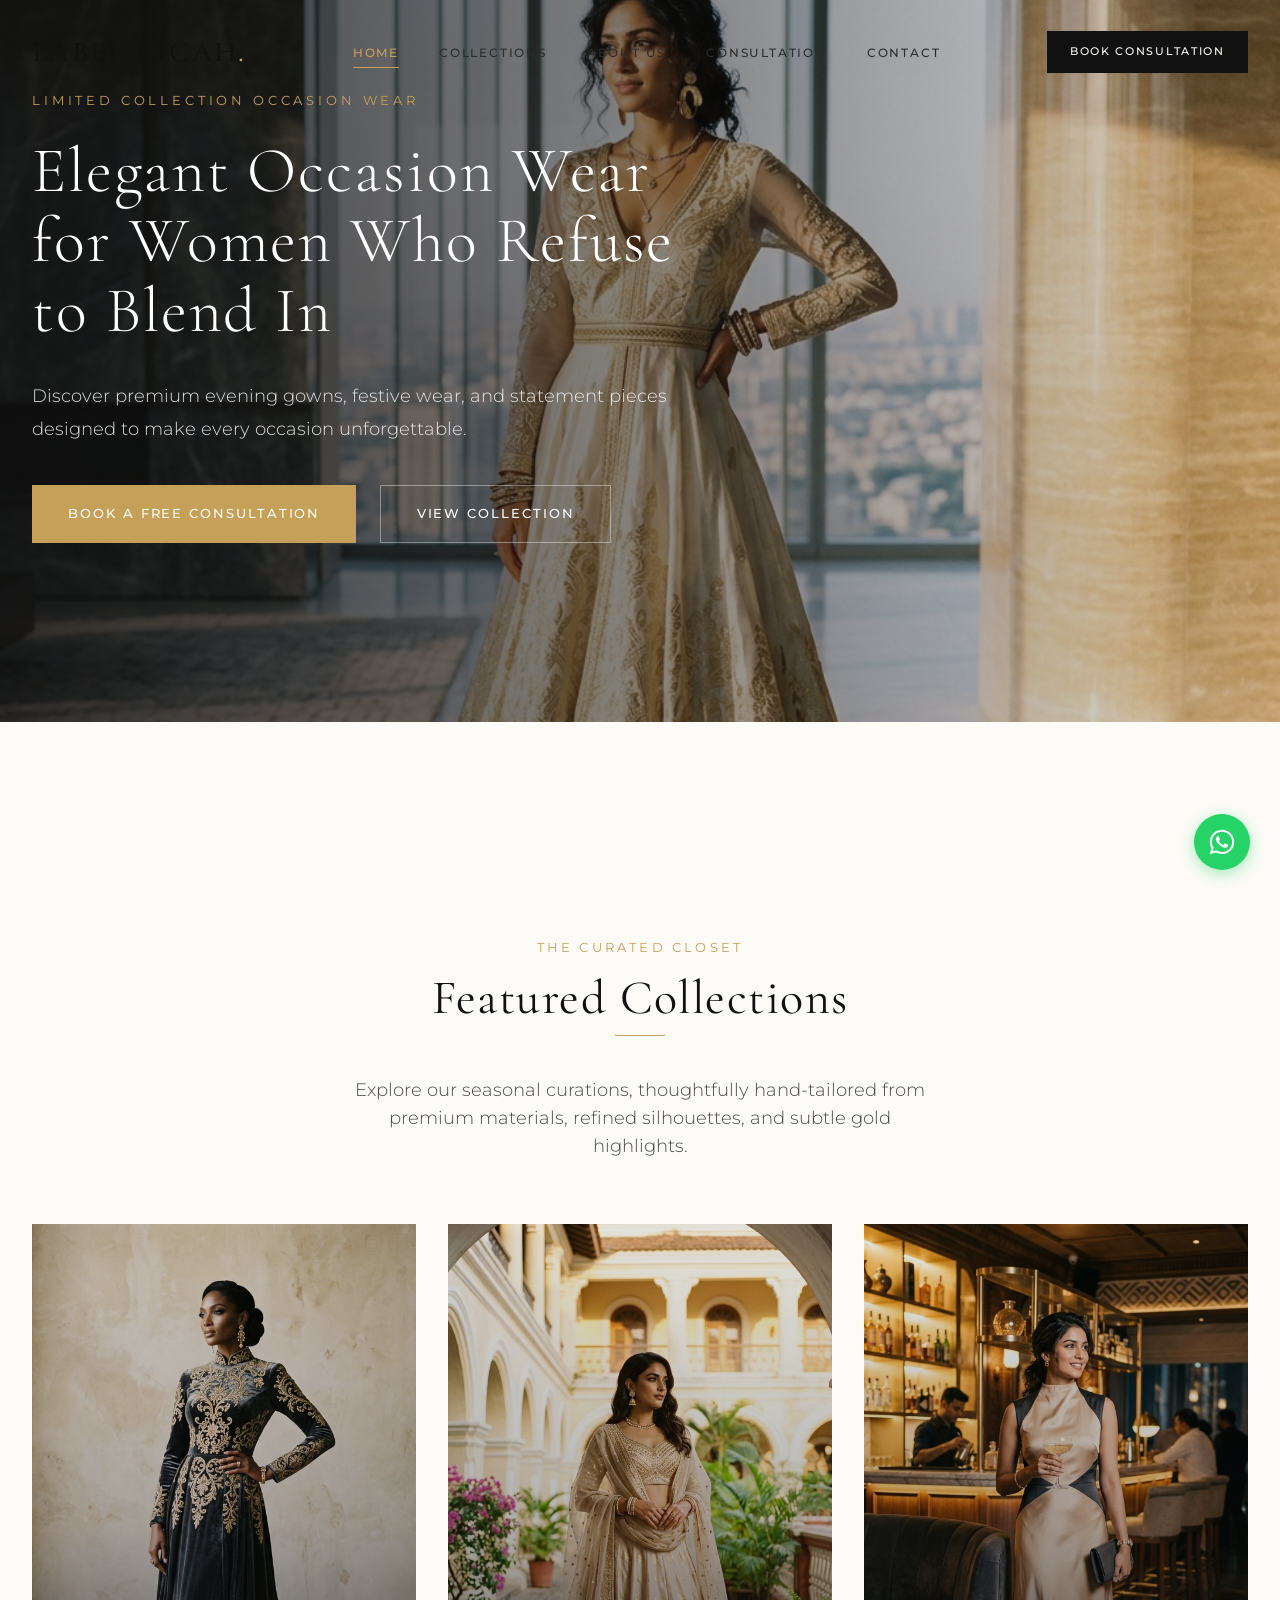
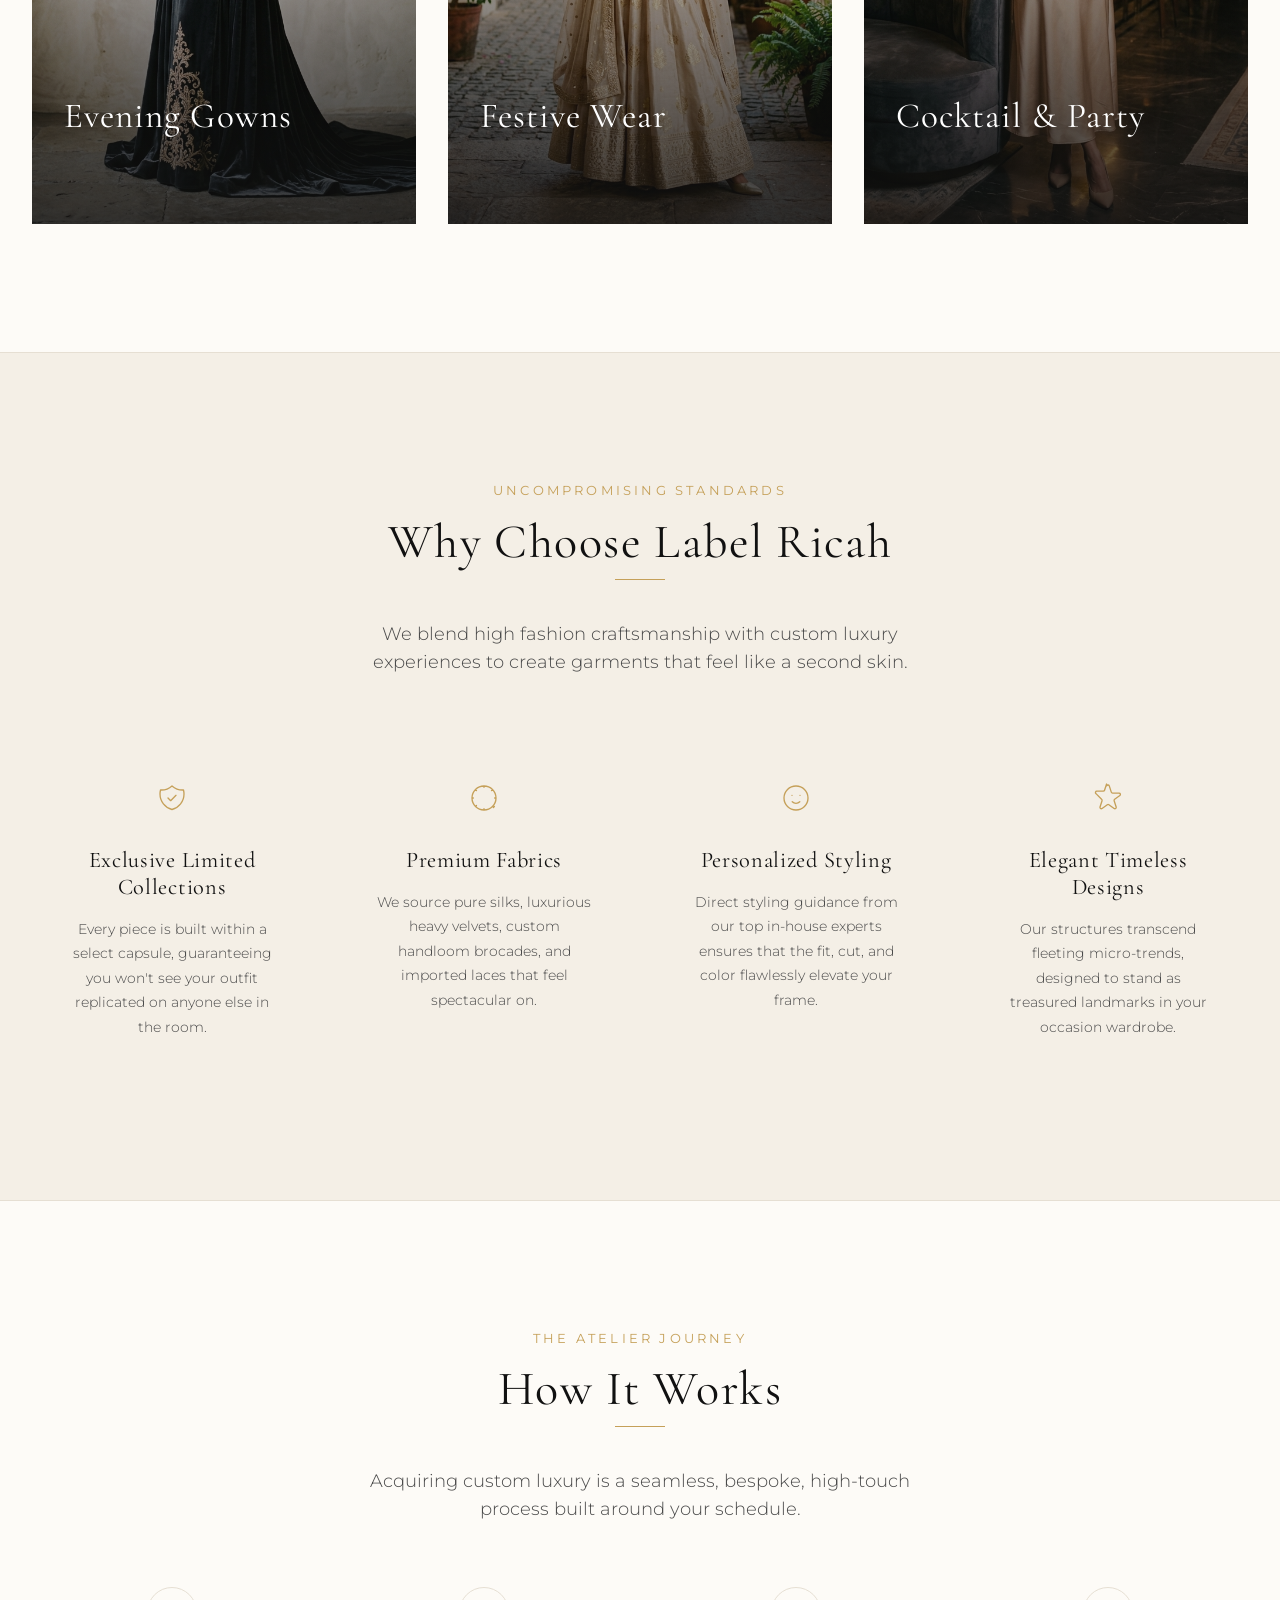
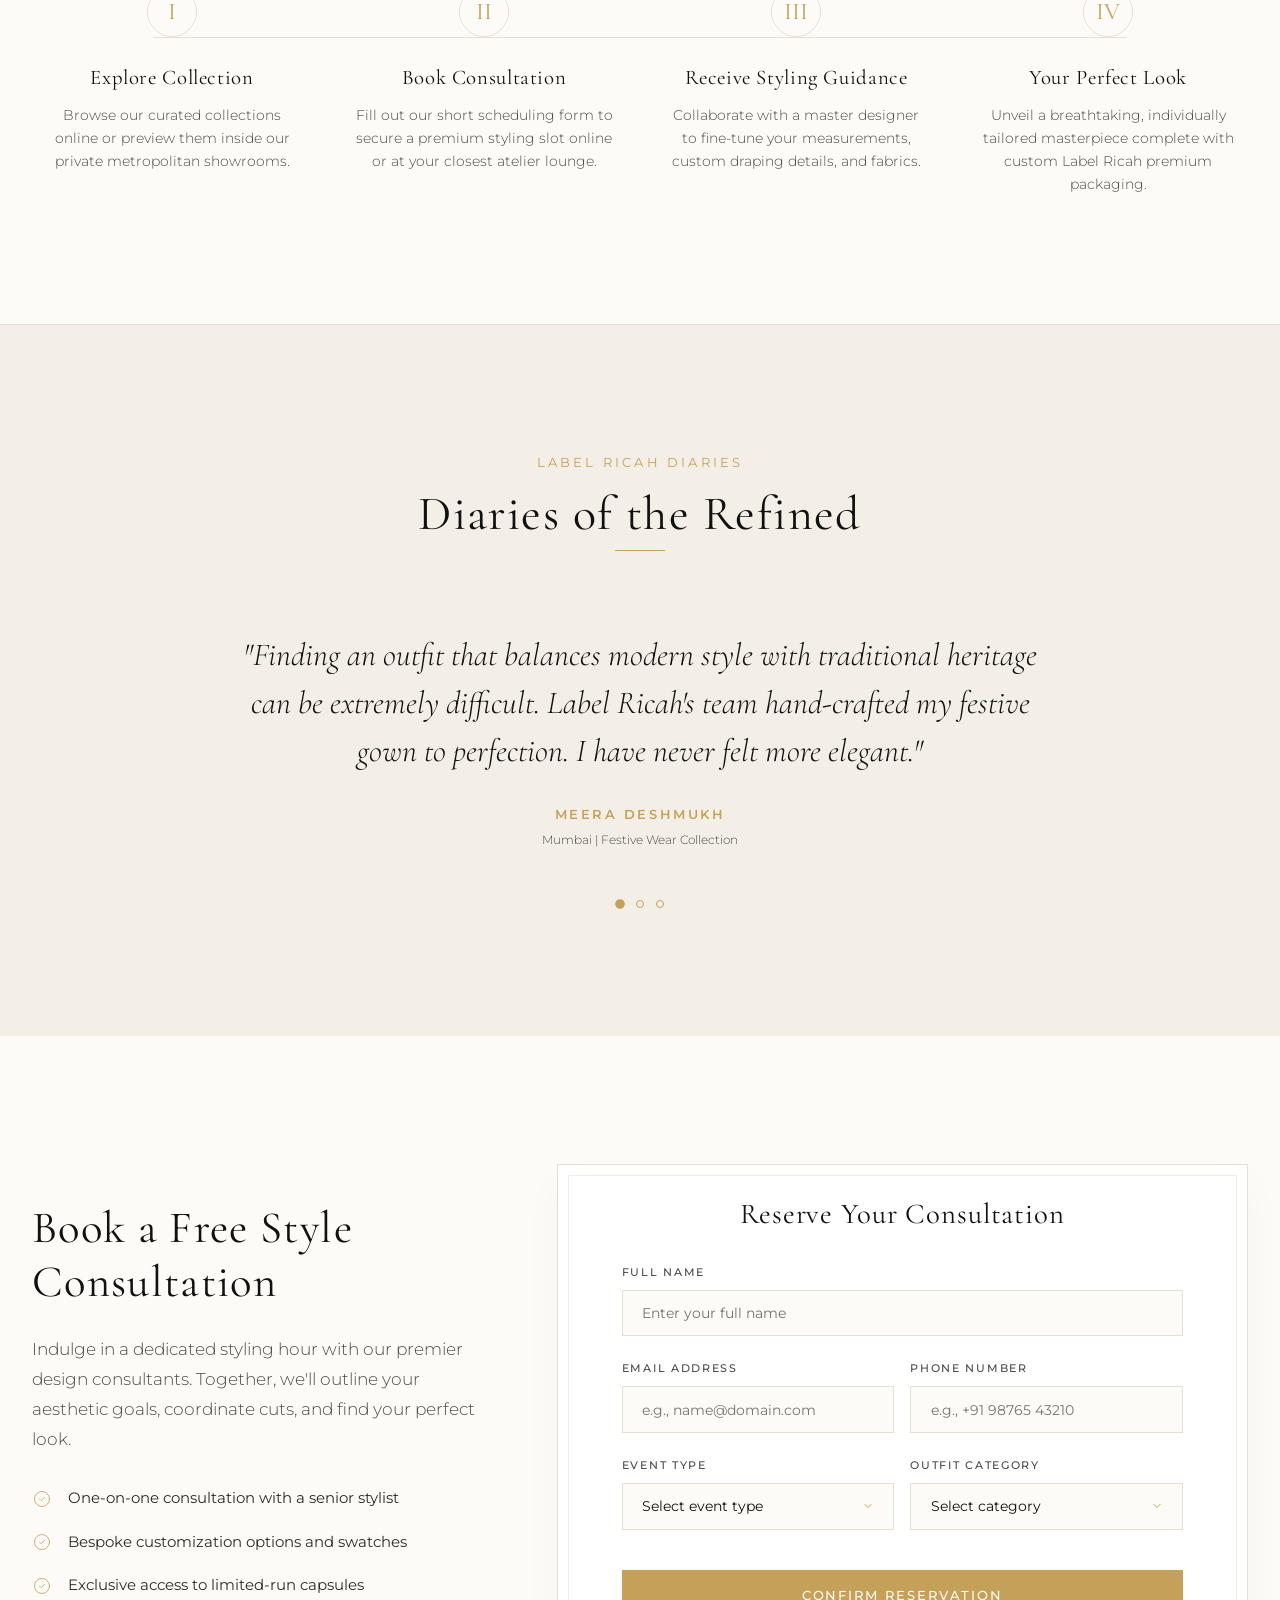
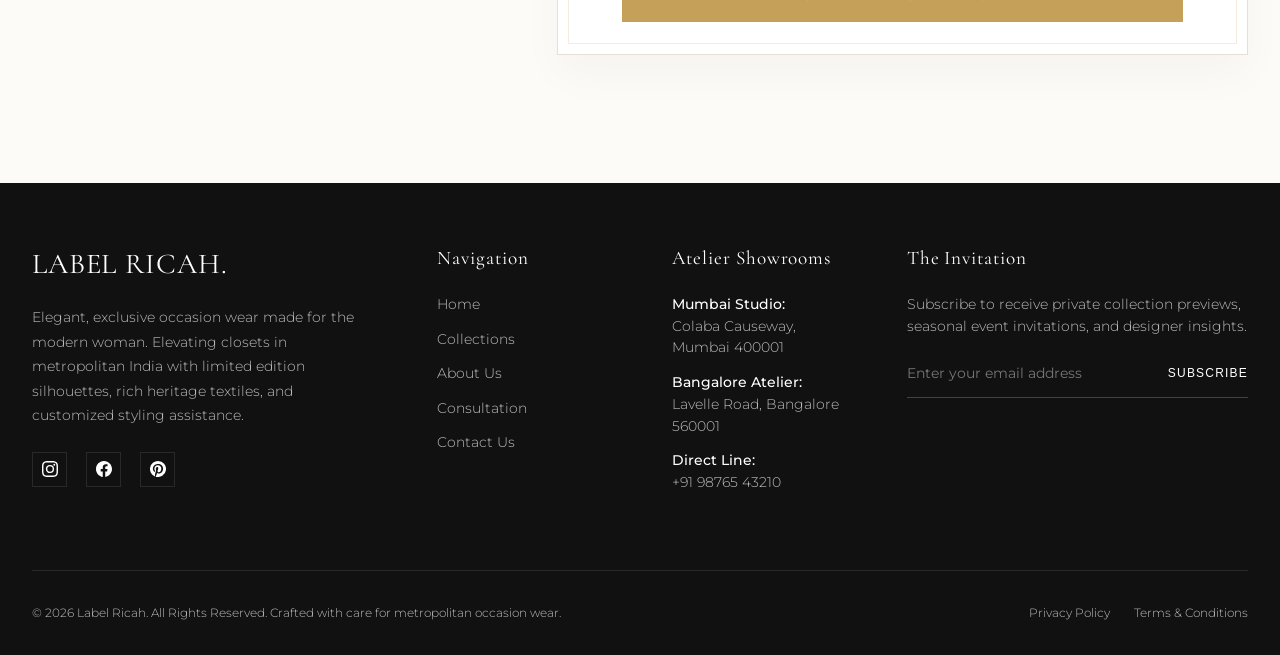
<file: index.html>
<!DOCTYPE html>
<html lang="en">
<head>
  <meta charset="UTF-8">
  <meta name="viewport" content="width=device-width, initial-scale=1.0">
  <title>Label Ricah | Elegant Occasion Wear for Women Who Refuse to Blend In</title>
  <meta name="description" content="Discover premium luxury evening gowns, modern festive wear, cocktail dresses, and wedding guest outfits. Custom styling consultations for metropolitan women.">
  <meta name="keywords" content="luxury fashion, occasion wear, evening gowns, festive wear, designer cocktail dresses, designer outfits mumbai bangalore, premium women styling">
  <link rel="canonical" href="https://labelricah.com/">
  
  <!-- Favicon -->
  <link rel="icon" type="image/png" href="images/collection_gown.png">
  
  <!-- Global Stylesheet -->
  <link rel="stylesheet" href="css/styles.css">
</head>
<body>

  <!-- ========================================================================
       1. NAVIGATION HEADER
       ======================================================================== -->
  <header class="site-header">
    <div class="container header-container">
      <a href="index.html" class="logo" id="header-logo-link">LABEL RICAH<span>.</span></a>
      
      <!-- Desktop Navigation Menu -->
      <nav class="site-nav">
        <ul class="nav-menu">
          <li><a href="index.html" class="nav-link active" id="nav-home">Home</a></li>
          <li><a href="collections.html" class="nav-link" id="nav-collections">Collections</a></li>
          <li><a href="about.html" class="nav-link" id="nav-about">About Us</a></li>
          <li><a href="consultation.html" class="nav-link" id="nav-consultation">Consultation</a></li>
          <li><a href="contact.html" class="nav-link" id="nav-contact">Contact</a></li>
        </ul>
      </nav>
      
      <!-- Primary Actions -->
      <div class="header-actions">
        <a href="consultation.html" class="btn btn-primary header-btn" id="header-cta-btn">Book Consultation</a>
      </div>

      <!-- Mobile Nav Trigger -->
      <button class="mobile-nav-toggle" aria-label="Toggle Navigation" id="mobile-toggle">
        <span class="bar"></span>
        <span class="bar"></span>
        <span class="bar"></span>
      </button>
    </div>
  </header>

  <!-- ========================================================================
       2. HERO SECTION
       ======================================================================== -->
  <section class="hero" id="home-hero">
    <div class="hero-bg-wrapper">
      <img src="images/hero_bg.png" alt="Label Ricah Luxury Occasion Wear Evening Gown in Penthouse Lounge" class="hero-bg-image">
    </div>
    <div class="container">
      <div class="hero-content">
        <span class="hero-tagline animate-on-scroll">Limited Collection Occasion Wear</span>
        <h1 class="animate-on-scroll">Elegant Occasion Wear for Women Who Refuse to Blend In</h1>
        <p class="hero-subtext animate-on-scroll">Discover premium evening gowns, festive wear, and statement pieces designed to make every occasion unforgettable.</p>
        <div class="hero-actions animate-on-scroll">
          <a href="consultation.html" class="btn btn-gold" id="hero-primary-cta">Book a Free Consultation</a>
          <a href="collections.html" class="btn btn-secondary" style="color: white; border-color: rgba(255,255,255,0.4);" id="hero-secondary-cta">View Collection</a>
        </div>
      </div>
    </div>
  </section>

  <main class="main-content">
    
    <!-- ========================================================================
         3. FEATURED COLLECTIONS SECTION
         ======================================================================== -->
    <section class="collections-section" id="featured-collections">
      <div class="container">
        <div class="section-header animate-on-scroll">
          <span class="subtitle">The Curated Closet</span>
          <h2>Featured Collections</h2>
          <p>Explore our seasonal curations, thoughtfully hand-tailored from premium materials, refined silhouettes, and subtle gold highlights.</p>
        </div>
        
        <div class="collections-grid">
          <!-- Card 1 -->
          <div class="collection-card animate-on-scroll" id="col-card-gowns">
            <div class="collection-img-container">
              <img src="images/collection_gown.png" alt="Label Ricah Premium Evening Gown Collection in Velvet Black">
            </div>
            <div class="collection-overlay">
              <p>Sophisticated Silhouettes</p>
              <h3>Evening Gowns</h3>
              <div class="collection-cta">
                <a href="collections.html?category=gown" class="btn btn-primary" id="btn-explore-gowns">Explore Collection</a>
              </div>
            </div>
          </div>
          
          <!-- Card 2 -->
          <div class="collection-card animate-on-scroll" id="col-card-festive">
            <div class="collection-img-container">
              <img src="images/collection_festive.png" alt="Label Ricah Champagne Contemporary Silk Indian Festive Wear">
            </div>
            <div class="collection-overlay">
              <p>Modern Tradition</p>
              <h3>Festive Wear</h3>
              <div class="collection-cta">
                <a href="collections.html?category=festive" class="btn btn-primary" id="btn-explore-festive">Explore Collection</a>
              </div>
            </div>
          </div>
          
          <!-- Card 3 -->
          <div class="collection-card animate-on-scroll" id="col-card-cocktail">
            <div class="collection-img-container">
              <img src="images/collection_cocktail.png" alt="Label Ricah Champagne and Charcoal Elegant Cocktail Dresses">
            </div>
            <div class="collection-overlay">
              <p>Timeless Statements</p>
              <h3>Cocktail & Party</h3>
              <div class="collection-cta">
                <a href="collections.html?category=cocktail" class="btn btn-primary" id="btn-explore-cocktail">Explore Collection</a>
              </div>
            </div>
          </div>
        </div>
      </div>
    </section>

    <!-- ========================================================================
         4. WHY CHOOSE LABEL RICAH SECTION
         ======================================================================== -->
    <section class="why-choose-section" id="brand-values">
      <div class="container">
        <div class="section-header animate-on-scroll">
          <span class="subtitle">Uncompromising Standards</span>
          <h2>Why Choose Label Ricah</h2>
          <p>We blend high fashion craftsmanship with custom luxury experiences to create garments that feel like a second skin.</p>
        </div>
        
        <div class="why-grid">
          <!-- Card 1 -->
          <div class="why-card animate-on-scroll" id="why-exclusivity">
            <div class="why-icon">
              <svg xmlns="http://www.w3.org/2000/svg" fill="none" viewBox="0 0 24 24" stroke="currentColor">
                <path stroke-linecap="round" stroke-linejoin="round" d="M9 12l2 2 4-4m5.618-4.016A11.955 11.955 0 0112 2.944a11.955 11.955 0 01-8.618 3.04A12.02 12.02 0 003 9c0 5.591 3.824 10.29 9 11.622 5.176-1.332 9-6.03 9-11.622 0-1.042-.133-2.052-.382-3.016z" />
              </svg>
            </div>
            <h3>Exclusive Limited Collections</h3>
            <p>Every piece is built within a select capsule, guaranteeing you won't see your outfit replicated on anyone else in the room.</p>
          </div>
          
          <!-- Card 2 -->
          <div class="why-card animate-on-scroll" id="why-fabrics">
            <div class="why-icon">
              <svg xmlns="http://www.w3.org/2000/svg" fill="none" viewBox="0 0 24 24" stroke="currentColor">
                <path stroke-linecap="round" stroke-linejoin="round" d="M12 3v1m0 16v1m9-9h-1M4 12H3m15.364-6.364l-.707.707M6.343 17.657l-.707.707m0-12.728l.707.707m12.728 12.728l.707-.707M21 12a9 9 0 11-18 0 9 9 0 0118 0z" />
              </svg>
            </div>
            <h3>Premium Fabrics</h3>
            <p>We source pure silks, luxurious heavy velvets, custom handloom brocades, and imported laces that feel spectacular on.</p>
          </div>
          
          <!-- Card 3 -->
          <div class="why-card animate-on-scroll" id="why-styling">
            <div class="why-icon">
              <svg xmlns="http://www.w3.org/2000/svg" fill="none" viewBox="0 0 24 24" stroke="currentColor">
                <path stroke-linecap="round" stroke-linejoin="round" d="M14.828 14.828a4 4 0 01-5.656 0M9 10h.01M15 10h.01M21 12a9 9 0 11-18 0 9 9 0 0118 0z" />
              </svg>
            </div>
            <h3>Personalized Styling</h3>
            <p>Direct styling guidance from our top in-house experts ensures that the fit, cut, and color flawlessly elevate your frame.</p>
          </div>
          
          <!-- Card 4 -->
          <div class="why-card animate-on-scroll" id="why-designs">
            <div class="why-icon">
              <svg xmlns="http://www.w3.org/2000/svg" fill="none" viewBox="0 0 24 24" stroke="currentColor">
                <path stroke-linecap="round" stroke-linejoin="round" d="M11.049 2.927c.3-.921 1.603-.921 1.902 0l1.519 4.674a1 1 0 00.95.69h4.907c.961 0 1.36 1.243.577 1.824l-3.93 2.856a1 1 0 00-.364 1.118l1.52 4.674c.3.922-.755 1.688-1.538 1.118l-3.93-2.856a1 1 0 00-1.176 0l-3.93 2.856c-.783.57-1.838-.197-1.538-1.118l1.52-4.674a1 1 0 00-.364-1.118L2.98 8.72c-.783-.58-.38-1.824.577-1.824h4.907a1 1 0 00.95-.69l1.519-4.674z" />
              </svg>
            </div>
            <h3>Elegant Timeless Designs</h3>
            <p>Our structures transcend fleeting micro-trends, designed to stand as treasured landmarks in your occasion wardrobe.</p>
          </div>
        </div>
      </div>
    </section>

    <!-- ========================================================================
         5. HOW IT WORKS SECTION
         ======================================================================== -->
    <section class="how-it-works-section" id="purchase-funnel">
      <div class="container">
        <div class="section-header animate-on-scroll">
          <span class="subtitle">The Atelier Journey</span>
          <h2>How It Works</h2>
          <p>Acquiring custom luxury is a seamless, bespoke, high-touch process built around your schedule.</p>
        </div>
        
        <div class="steps-container">
          <!-- Step 1 -->
          <div class="step-card animate-on-scroll" id="step-explore">
            <div class="step-num">I</div>
            <h3>Explore Collection</h3>
            <p>Browse our curated collections online or preview them inside our private metropolitan showrooms.</p>
          </div>
          
          <!-- Step 2 -->
          <div class="step-card animate-on-scroll" id="step-book">
            <div class="step-num">II</div>
            <h3>Book Consultation</h3>
            <p>Fill out our short scheduling form to secure a premium styling slot online or at your closest atelier lounge.</p>
          </div>
          
          <!-- Step 3 -->
          <div class="step-card animate-on-scroll" id="step-style">
            <div class="step-num">III</div>
            <h3>Receive Styling Guidance</h3>
            <p>Collaborate with a master designer to fine-tune your measurements, custom draping details, and fabrics.</p>
          </div>
          
          <!-- Step 4 -->
          <div class="step-card animate-on-scroll" id="step-delivery">
            <div class="step-num">IV</div>
            <h3>Your Perfect Look</h3>
            <p>Unveil a breathtaking, individually tailored masterpiece complete with custom Label Ricah premium packaging.</p>
          </div>
        </div>
      </div>
    </section>

    <!-- ========================================================================
         6. TESTIMONIALS SECTION
         ======================================================================== -->
    <section class="testimonials-section" id="brand-testimonials">
      <div class="container">
        <div class="section-header animate-on-scroll">
          <span class="subtitle">Label Ricah Diaries</span>
          <h2>Diaries of the Refined</h2>
        </div>
        
        <div class="testimonial-carousel animate-on-scroll" id="testimonial-scroller">
          <!-- Slide 1 -->
          <div class="testimonial-item active" id="test-slide-1">
            <p class="testimonial-quote">"Finding an outfit that balances modern style with traditional heritage can be extremely difficult. Label Ricah's team hand-crafted my festive gown to perfection. I have never felt more elegant."</p>
            <h4 class="testimonial-author">Meera Deshmukh</h4>
            <span class="testimonial-meta">Mumbai | Festive Wear Collection</span>
          </div>
          
          <!-- Slide 2 -->
          <div class="testimonial-item" id="test-slide-2">
            <p class="testimonial-quote">"The premium velvet gown I wore to the cocktail gala was a complete head-turner. The fabric quality is spectacular, and the personalized design details made me feel absolutely confident."</p>
            <h4 class="testimonial-author">Anjali Nair</h4>
            <span class="testimonial-meta">Bangalore | Evening Gowns Collection</span>
          </div>
          
          <!-- Slide 3 -->
          <div class="testimonial-item" id="test-slide-3">
            <p class="testimonial-quote">"The private styling lounge experience in Delhi was wonderful. My stylist understood my body type instantly and suggested the champagne midi which was exactly what I wanted."</p>
            <h4 class="testimonial-author">Rhea Malhotra</h4>
            <span class="testimonial-meta">New Delhi | Cocktail & Party Wear</span>
          </div>
          
          <!-- Indicator Dots -->
          <div class="testimonial-dots" id="carousel-dots"></div>
        </div>
      </div>
    </section>

    <!-- ========================================================================
         7. LEAD CAPTURE SECTION (IN-PAGE BOOKING FORM)
         ======================================================================== -->
    <section class="lead-capture-section" id="booking-section">
      <div class="container">
        <div class="lead-split">
          
          <!-- Contextual Lead Pitch -->
          <div class="lead-info animate-on-scroll">
            <h2>Book a Free Style Consultation</h2>
            <p>Indulge in a dedicated styling hour with our premier design consultants. Together, we'll outline your aesthetic goals, coordinate cuts, and find your perfect look.</p>
            
            <ul class="perks-list">
              <li>
                <svg xmlns="http://www.w3.org/2000/svg" fill="none" viewBox="0 0 24 24" stroke="currentColor">
                  <path stroke-linecap="round" stroke-linejoin="round" d="M9 12l2 2 4-4m6 2a9 9 0 11-18 0 9 9 0 0118 0z" />
                </svg>
                One-on-one consultation with a senior stylist
              </li>
              <li>
                <svg xmlns="http://www.w3.org/2000/svg" fill="none" viewBox="0 0 24 24" stroke="currentColor">
                  <path stroke-linecap="round" stroke-linejoin="round" d="M9 12l2 2 4-4m6 2a9 9 0 11-18 0 9 9 0 0118 0z" />
                </svg>
                Bespoke customization options and swatches
              </li>
              <li>
                <svg xmlns="http://www.w3.org/2000/svg" fill="none" viewBox="0 0 24 24" stroke="currentColor">
                  <path stroke-linecap="round" stroke-linejoin="round" d="M9 12l2 2 4-4m6 2a9 9 0 11-18 0 9 9 0 0118 0z" />
                </svg>
                Exclusive access to limited-run capsules
              </li>
            </ul>
          </div>
          
          <!-- Conversion Optimized Form Wrapper -->
          <div class="animate-on-scroll" id="lead-form-wrapper">
            <form class="luxury-form" id="homeConsultationForm" data-validate="true" novalidate>
              <!-- Success State Overlay -->
              <div class="form-success-overlay" id="home-success-overlay">
                <div class="success-icon">
                  <svg xmlns="http://www.w3.org/2000/svg" fill="none" viewBox="0 0 24 24" stroke="currentColor">
                    <path stroke-linecap="round" stroke-linejoin="round" stroke-width="2" d="M5 13l4 4L19 7" />
                  </svg>
                </div>
                <h3 class="success-greeting">Thank you!</h3>
                <p style="font-weight: 300; font-size: 0.9rem; color: var(--color-charcoal-light);">Your exclusive style consultation has been reserved. A senior stylist from Label Ricah will contact you within 24 business hours to finalize your schedule.</p>
              </div>

              <h3 class="form-title">Reserve Your Consultation</h3>
              
              <div class="form-group">
                <label for="home-fullname" class="form-label">Full Name</label>
                <input type="text" id="home-fullname" name="fullname" class="form-control" placeholder="Enter your full name" required>
                <span class="error-message">Name error message</span>
              </div>
              
              <div class="form-group-row">
                <div class="form-group">
                  <label for="home-email" class="form-label">Email Address</label>
                  <input type="email" id="home-email" name="email" class="form-control" placeholder="e.g., name@domain.com" required>
                  <span class="error-message">Email error message</span>
                </div>
                <div class="form-group">
                  <label for="home-phone" class="form-label">Phone Number</label>
                  <input type="tel" id="home-phone" name="phone" class="form-control" placeholder="e.g., +91 98765 43210" required>
                  <span class="error-message">Phone error message</span>
                </div>
              </div>

              <div class="form-group-row">
                <div class="form-group">
                  <label for="home-event" class="form-label">Event Type</label>
                  <select id="home-event" name="event_type" class="form-control" required>
                    <option value="" disabled selected>Select event type</option>
                    <option value="wedding">Wedding / Reception</option>
                    <option value="cocktail">Cocktail Party</option>
                    <option value="festive">Festive Celebration</option>
                    <option value="gala">Formal Gala</option>
                    <option value="other">Other Occasion</option>
                  </select>
                  <span class="error-message">Event error message</span>
                </div>
                <div class="form-group">
                  <label for="home-category" class="form-label">Outfit Category</label>
                  <select id="home-category" name="outfit_category" class="form-control" required>
                    <option value="" disabled selected>Select category</option>
                    <option value="gown">Evening Gown</option>
                    <option value="festive">Festive Wear</option>
                    <option value="cocktail">Cocktail & Party Dress</option>
                    <option value="custom">Bespoke Custom Outfit</option>
                  </select>
                  <span class="error-message">Outfit error message</span>
                </div>
              </div>
              
              <button type="submit" class="btn btn-gold form-submit-btn" id="home-form-submit">Confirm Reservation</button>
            </form>
          </div>
          
        </div>
      </div>
    </section>

  </main>

  <!-- ========================================================================
       8. PROFESSIONAL FOOTER & COMPLIANCE LINKS
       ======================================================================== -->
  <footer class="site-footer">
    <div class="container">
      <div class="footer-grid">
        
        <!-- Column 1: Brand Info -->
        <div class="footer-brand" id="foot-col-brand">
          <h3>LABEL RICAH<span>.</span></h3>
          <p>Elegant, exclusive occasion wear made for the modern woman. Elevating closets in metropolitan India with limited edition silhouettes, rich heritage textiles, and customized styling assistance.</p>
          <div class="social-links">
            <a href="#" aria-label="Label Ricah on Instagram" id="social-inst">
              <svg xmlns="http://www.w3.org/2000/svg" width="16" height="16" fill="currentColor" viewBox="0 0 16 16">
                <path d="M8 0C5.829 0 5.556.01 4.703.048 3.85.088 3.269.222 2.76.42a3.917 3.917 0 0 0-1.417.923A3.927 3.927 0 0 0 .42 2.76C.222 3.268.087 3.85.048 4.7.01 5.555 0 5.827 0 8.001c0 2.172.01 2.444.048 3.297.04.852.174 1.433.372 1.942.205.526.478.972.923 1.417.444.445.89.719 1.416.923.51.198 1.09.333 1.942.372C5.555 15.99 5.827 16 8 16s2.444-.01 3.298-.048c.851-.04 1.434-.174 1.943-.372a3.916 3.916 0 0 0 1.416-.923c.445-.445.718-.891.923-1.417.197-.509.332-1.09.372-1.942C15.99 10.445 16 10.173 16 8s-.01-2.445-.048-3.299c-.04-.851-.175-1.433-.372-1.941a3.926 3.926 0 0 0-.923-1.417A3.911 3.911 0 0 0 13.24.42c-.51-.198-1.092-.333-1.943-.372C10.443.01 10.172 0 7.998 0h.003zm-.717 1.442h.718c2.136 0 2.389.007 3.232.046.78.035 1.204.166 1.486.275.373.145.64.319.92.599.28.28.453.546.598.92.11.281.24.705.275 1.485.039.843.047 1.096.047 3.231s-.008 2.389-.047 3.232c-.035.78-.166 1.203-.275 1.485a2.47 2.47 0 0 1-.599.919c-.28.28-.546.453-.92.598-.28.11-.704.24-1.485.276-.843.038-1.096.047-3.232.047s-2.39-.009-3.233-.047c-.78-.036-1.203-.166-1.485-.276a2.478 2.478 0 0 1-.92-.598 2.48 2.48 0 0 1-.6-.92c-.109-.281-.24-.705-.275-1.485-.038-.843-.046-1.096-.046-3.233 0-2.136.008-2.388.046-3.231.036-.78.166-1.204.276-1.486.145-.373.319-.64.599-.92.28-.28.546-.453.92-.598.282-.11.705-.24 1.485-.276.738-.034 1.024-.044 2.515-.045v.002zm4.988 1.328a.96.96 0 1 0 0 1.92.96.96 0 0 0 0-1.92zm-4.27 1.122a4.109 4.109 0 1 0 0 8.217 4.109 4.109 0 0 0 0-8.217zm0 1.441a2.667 2.667 0 1 1 0 5.334 2.667 2.667 0 0 1 0-5.334z"/>
              </svg>
            </a>
            <a href="#" aria-label="Label Ricah on Facebook" id="social-fb">
              <svg xmlns="http://www.w3.org/2000/svg" width="16" height="16" fill="currentColor" viewBox="0 0 16 16">
                <path d="M16 8.049c0-4.446-3.582-8.05-8-8.05C3.58 0-.002 3.603-.002 8.05c0 4.017 2.926 7.347 6.75 7.951v-5.625h-2.03V8.05H6.75V6.275c0-2.017 1.195-3.131 3.022-3.131.876 0 1.791.157 1.791.157v1.98h-1.009c-.993 0-1.303.621-1.303 1.258v1.51h2.218l-.354 2.326H9.25V16c3.824-.604 6.75-3.934 6.75-7.951z"/>
              </svg>
            </a>
            <a href="#" aria-label="Label Ricah on Pinterest" id="social-pin">
              <svg xmlns="http://www.w3.org/2000/svg" width="16" height="16" fill="currentColor" viewBox="0 0 16 16">
                <path d="M8 0a8 8 0 0 0-2.915 15.452c-.07-.633-.134-1.606.027-2.297.146-.625.938-3.977.938-3.977s-.239-.479-.239-1.187c0-1.113.645-1.943 1.448-1.943.682 0 1.012.512 1.012 1.127 0 .686-.437 1.712-.663 2.663-.188.796.4 1.446 1.185 1.446 1.422 0 2.515-1.5 2.515-3.664 0-1.915-1.377-3.254-3.342-3.254-2.276 0-3.612 1.707-3.612 3.471 0 .688.265 1.425.595 1.826a.24.24 0 0 1 .056.23c-.061.252-.196.796-.222.907-.035.146-.116.177-.268.107-1-.465-1.624-1.926-1.624-3.1 0-2.523 1.834-4.84 5.286-4.84 2.775 0 4.932 1.977 4.932 4.62 0 2.757-1.739 4.976-4.151 4.976-.811 0-1.573-.421-1.834-.919l-.498 1.902c-.18.686-.668 1.54-1.002 2.08A8 8 0 1 0 8 0z"/>
              </svg>
            </a>
          </div>
        </div>
        
        <!-- Column 2: Navigation Links -->
        <div class="footer-links" id="foot-col-nav">
          <h4>Navigation</h4>
          <ul>
            <li><a href="index.html" id="foot-nav-home">Home</a></li>
            <li><a href="collections.html" id="foot-nav-collections">Collections</a></li>
            <li><a href="about.html" id="foot-nav-about">About Us</a></li>
            <li><a href="consultation.html" id="foot-nav-consultation">Consultation</a></li>
            <li><a href="contact.html" id="foot-nav-contact">Contact Us</a></li>
          </ul>
        </div>
        
        <!-- Column 3: Showroom details -->
        <div class="footer-contact" id="foot-col-contact">
          <h4>Atelier Showrooms</h4>
          <p><strong>Mumbai Studio:</strong><br>Colaba Causeway, Mumbai 400001</p>
          <p><strong>Bangalore Atelier:</strong><br>Lavelle Road, Bangalore 560001</p>
          <p><strong>Direct Line:</strong><br>+91 98765 43210</p>
        </div>
        
        <!-- Column 4: Newsletter -->
        <div class="footer-newsletter" id="foot-col-news">
          <h4>The Invitation</h4>
          <p>Subscribe to receive private collection previews, seasonal event invitations, and designer insights.</p>
          <form class="newsletter-form" id="foot-newsletter" onsubmit="event.preventDefault(); this.querySelector('input').value=''; alert('Thank you for subscribing to Label Ricah invitations.');">
            <input type="email" placeholder="Enter your email address" class="newsletter-input" aria-label="Newsletter Email Address" required>
            <button type="submit" class="newsletter-btn" id="news-submit-btn">Subscribe</button>
          </form>
        </div>
        
      </div>
      
      <!-- Footer Bottom Compliance -->
      <div class="footer-bottom">
        <p>&copy; 2026 Label Ricah. All Rights Reserved. Crafted with care for metropolitan occasion wear.</p>
        <div class="footer-bottom-links">
          <a href="privacy.html" id="foot-privacy-link">Privacy Policy</a>
          <a href="terms.html" id="foot-terms-link">Terms & Conditions</a>
        </div>
      </div>
    </div>
  </footer>

  <!-- ========================================================================
       9. SECONDARY CONVERSION & MOBILE CONVENIENCE UTILITIES
       ======================================================================== -->
  
  <!-- WhatsApp Floating Trigger (Secondary Conversion) -->
  <a href="https://wa.me/919876543210?text=Hello%20Label%20Ricah%20Styling%20Team%2C%20I%27d%20like%20to%20inquire%20about%20your%20latest%20collections%20and%20consultation%20process." class="whatsapp-float" target="_blank" rel="noopener" aria-label="Inquire via WhatsApp" id="floating-whatsapp">
    <svg xmlns="http://www.w3.org/2000/svg" viewBox="0 0 448 512">
      <path d="M380.9 97.1C339 55.1 283.2 32 223.9 32c-122.4 0-222 99.6-222 222 0 39.1 10.2 77.3 29.6 111L0 480l117.7-30.9c32.4 17.7 68.9 27 106.1 27h.1c122.3 0 224.1-99.6 224.1-222 0-59.3-25.2-115-67.1-157zm-157 341.6c-33.2 0-65.7-8.9-94-25.7l-6.7-4-69.8 18.3L72 359.2l-4.4-7c-18.5-29.4-28.2-63.3-28.2-98.2 0-101.7 82.8-184.5 184.6-184.5 49.3 0 95.6 19.2 130.4 54.1 34.8 34.9 56.2 81.2 56.1 130.5 0 101.8-84.9 184.6-186.6 184.6zm101.2-138.2c-5.5-2.8-32.8-16.2-37.9-18-5.1-1.9-8.8-2.8-12.5 2.8-3.7 5.6-14.3 18-17.6 21.8-3.2 3.7-6.5 4.2-12 1.4-32.6-16.3-54-29.1-75.5-66-5.7-9.8 5.7-9.1 16.3-30.3 1.8-3.7.9-6.9-.5-9.7-1.4-2.8-12.5-30.1-17.1-41.2-4.5-10.8-9.1-9.3-12.5-9.5-3.2-.2-6.9-.2-10.6-.2-3.7 0-9.7 1.4-14.8 6.9-5.1 5.6-19.4 19-19.4 46.3 0 27.3 19.9 53.7 22.6 57.4 2.8 3.7 39.1 59.7 94.8 83.8 35.2 15.2 49 16.5 66.6 13.9 10.7-1.6 32.8-13.4 37.4-26.4 4.6-13 4.6-24.1 3.2-26.4-1.3-2.5-5-3.9-10.5-6.6z"/>
    </svg>
  </a>

  <!-- Mobile Sticky Bottom CTA Bar -->
  <div class="mobile-sticky-cta-bar" id="mobile-sticky-bar">
    <a href="consultation.html" class="btn btn-gold sticky-cta-btn" id="sticky-floating-cta">Book Free Consultation</a>
  </div>

  <!-- Global Javascript Scripts -->
  <script src="js/main.js"></script>
</body>
</html>
</file>
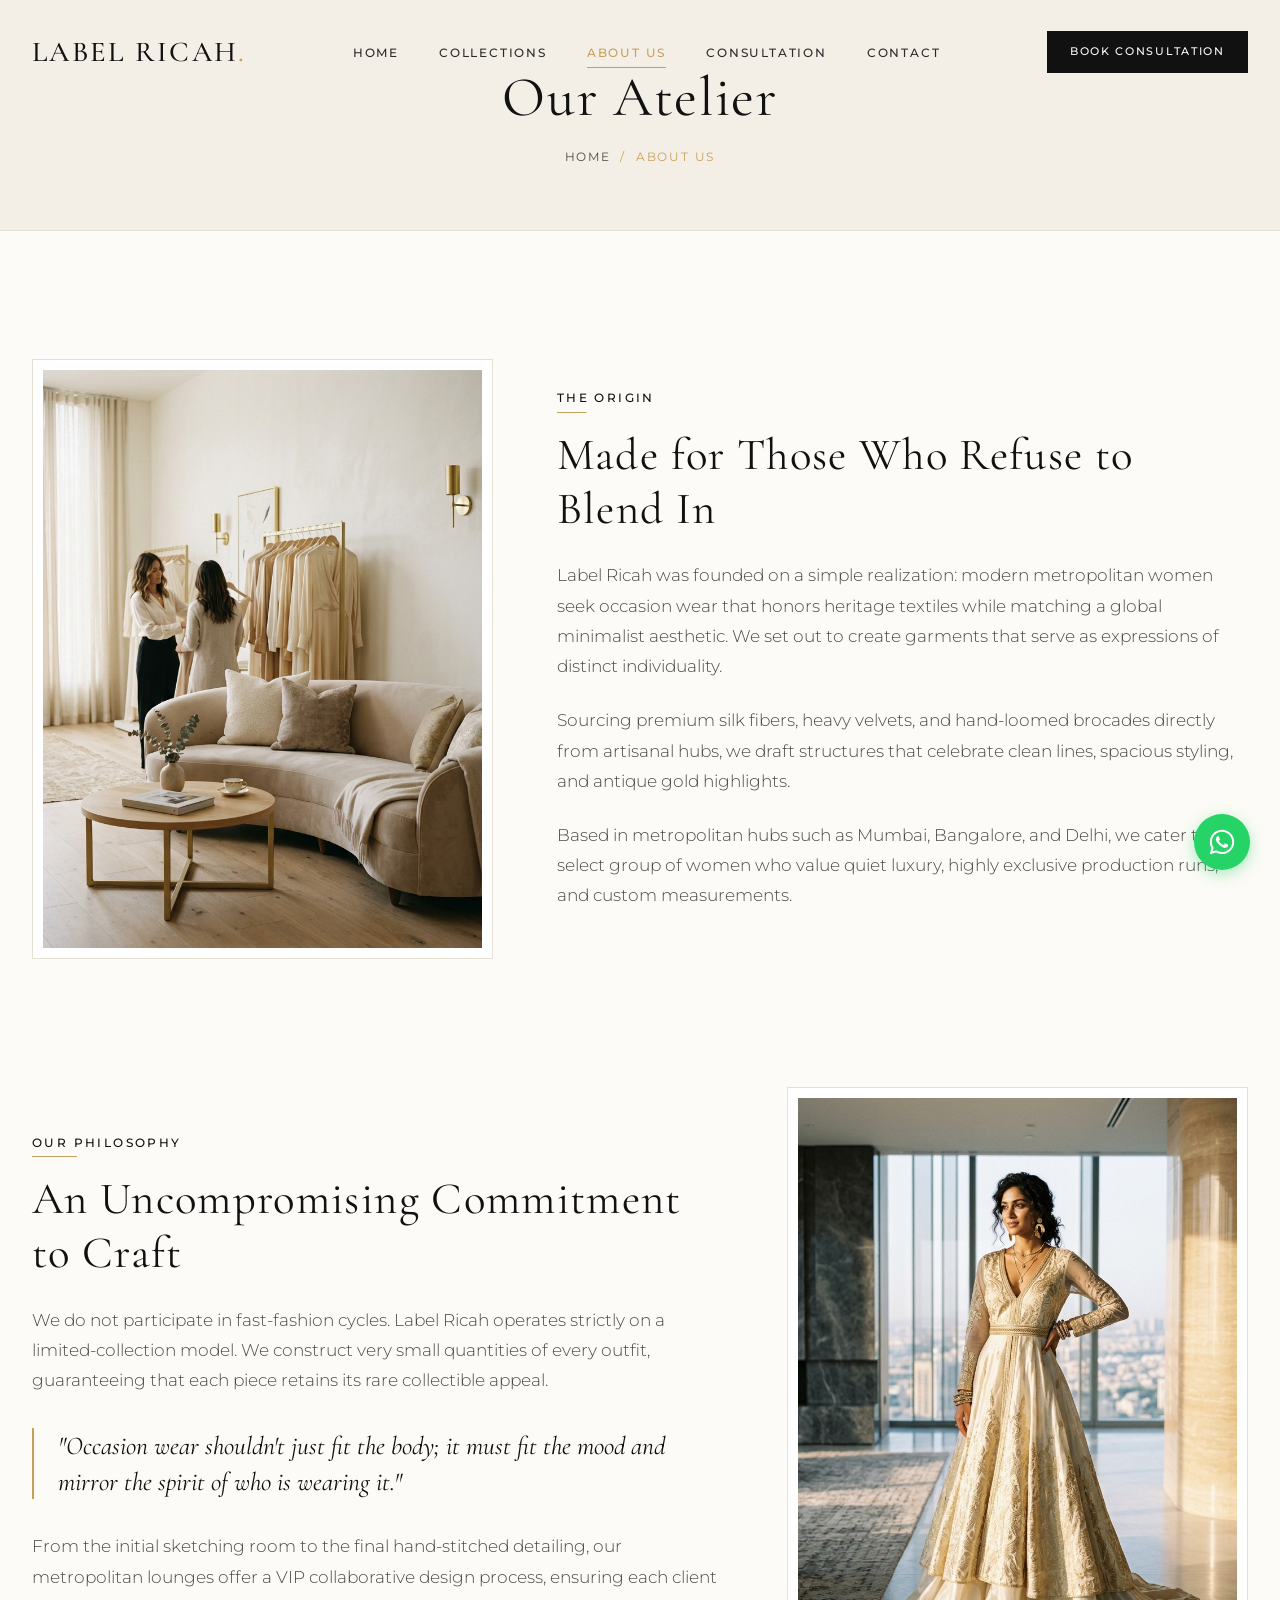
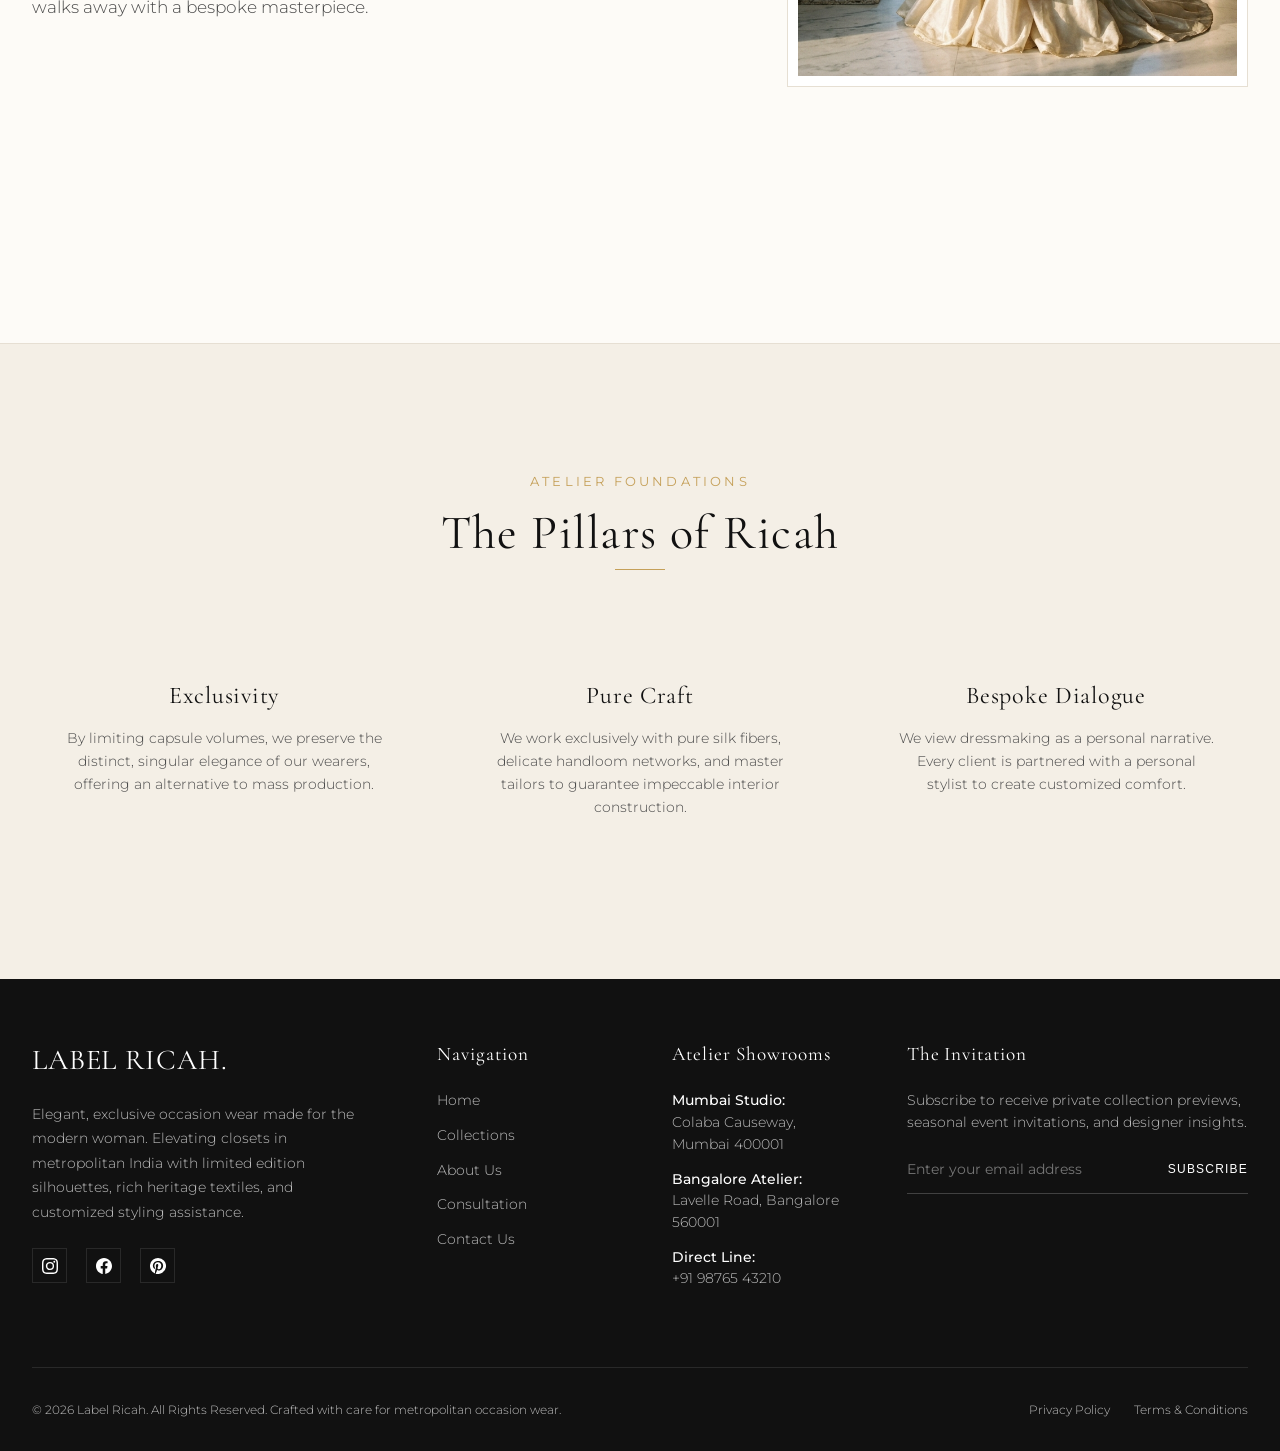
<file: about.html>
<!DOCTYPE html>
<html lang="en">
<head>
  <meta charset="UTF-8">
  <meta name="viewport" content="width=device-width, initial-scale=1.0">
  <title>Label Ricah | The Atelier Story & Philosophy</title>
  <meta name="description" content="Discover Label Ricah's design heritage. Learn about our commitment to pure silk textiles, bespoke occasion cuts, and highly exclusive collections built for metropolitan India.">
  <link rel="canonical" href="https://labelricah.com/about.html">
  
  <!-- Favicon -->
  <link rel="icon" type="image/png" href="images/collection_gown.png">
  
  <!-- Global Stylesheet -->
  <link rel="stylesheet" href="css/styles.css">
</head>
<body>

  <!-- ========================================================================
       1. NAVIGATION HEADER
       ======================================================================== -->
  <header class="site-header">
    <div class="container header-container">
      <a href="index.html" class="logo" id="header-logo-link">LABEL RICAH<span>.</span></a>
      
      <nav class="site-nav">
        <ul class="nav-menu">
          <li><a href="index.html" class="nav-link" id="nav-home">Home</a></li>
          <li><a href="collections.html" class="nav-link" id="nav-collections">Collections</a></li>
          <li><a href="about.html" class="nav-link active" id="nav-about">About Us</a></li>
          <li><a href="consultation.html" class="nav-link" id="nav-consultation">Consultation</a></li>
          <li><a href="contact.html" class="nav-link" id="nav-contact">Contact</a></li>
        </ul>
      </nav>
      
      <div class="header-actions">
        <a href="consultation.html" class="btn btn-primary header-btn" id="header-cta-btn">Book Consultation</a>
      </div>

      <button class="mobile-nav-toggle" aria-label="Toggle Navigation" id="mobile-toggle">
        <span class="bar"></span>
        <span class="bar"></span>
        <span class="bar"></span>
      </button>
    </div>
  </header>

  <!-- ========================================================================
       2. SUBPAGE HERO
       ======================================================================== -->
  <section class="subpage-hero">
    <div class="container">
      <h1>Our Atelier</h1>
      <div class="breadcrumbs">
        <a href="index.html">Home</a> &nbsp;/&nbsp; <span>About Us</span>
      </div>
    </div>
  </section>

  <main class="main-content" style="padding-top: 0;">
    
    <!-- ========================================================================
         3. BRAND STORY (FIRST SECTION)
         ======================================================================== -->
    <section class="about-story">
      <div class="container">
        
        <!-- Story Row 1 -->
        <div class="about-row">
          <div class="about-img-container animate-on-scroll" id="about-img-story1">
            <img src="images/consultation_bg.png" alt="Label Ricah Luxury Atelier Styling Lounge Interior">
          </div>
          <div class="about-text animate-on-scroll" id="about-txt-story1">
            <span class="luxury-link" style="margin-bottom: 1rem;">The Origin</span>
            <h2>Made for Those Who Refuse to Blend In</h2>
            <p>Label Ricah was founded on a simple realization: modern metropolitan women seek occasion wear that honors heritage textiles while matching a global minimalist aesthetic. We set out to create garments that serve as expressions of distinct individuality.</p>
            <p>Sourcing premium silk fibers, heavy velvets, and hand-loomed brocades directly from artisanal hubs, we draft structures that celebrate clean lines, spacious styling, and antique gold highlights.</p>
            <p>Based in metropolitan hubs such as Mumbai, Bangalore, and Delhi, we cater to a select group of women who value quiet luxury, highly exclusive production runs, and custom measurements.</p>
          </div>
        </div>

        <!-- Story Row 2 (Reversed) -->
        <div class="about-row reverse">
          <div class="about-text animate-on-scroll" id="about-txt-story2">
            <span class="luxury-link" style="margin-bottom: 1rem;">Our Philosophy</span>
            <h2>An Uncompromising Commitment to Craft</h2>
            <p>We do not participate in fast-fashion cycles. Label Ricah operates strictly on a limited-collection model. We construct very small quantities of every outfit, guaranteeing that each piece retains its rare collectible appeal.</p>
            
            <div class="about-quote">
              <blockquote>
                "Occasion wear shouldn't just fit the body; it must fit the mood and mirror the spirit of who is wearing it."
              </blockquote>
            </div>

            <p>From the initial sketching room to the final hand-stitched detailing, our metropolitan lounges offer a VIP collaborative design process, ensuring each client walks away with a bespoke masterpiece.</p>
          </div>
          <div class="about-img-container animate-on-scroll" id="about-img-story2">
            <img src="images/hero_bg.png" alt="Label Ricah Silk Evening Gown Construction Showcase">
          </div>
        </div>

      </div>
    </section>

    <!-- ========================================================================
         4. CORE VALUE PILLARS
         ======================================================================== -->
    <section class="values-section" id="core-values">
      <div class="container">
        <div class="section-header animate-on-scroll">
          <span class="subtitle">Atelier Foundations</span>
          <h2>The Pillars of Ricah</h2>
        </div>
        
        <div class="values-grid">
          <!-- Pillar 1 -->
          <div class="value-card animate-on-scroll" id="pillar-exclusivity">
            <h3>Exclusivity</h3>
            <p>By limiting capsule volumes, we preserve the distinct, singular elegance of our wearers, offering an alternative to mass production.</p>
          </div>

          <!-- Pillar 2 -->
          <div class="value-card animate-on-scroll" id="pillar-craft">
            <h3>Pure Craft</h3>
            <p>We work exclusively with pure silk fibers, delicate handloom networks, and master tailors to guarantee impeccable interior construction.</p>
          </div>

          <!-- Pillar 3 -->
          <div class="value-card animate-on-scroll" id="pillar-experience">
            <h3>Bespoke Dialogue</h3>
            <p>We view dressmaking as a personal narrative. Every client is partnered with a personal stylist to create customized comfort.</p>
          </div>
        </div>
      </div>
    </section>

  </main>

  <!-- ========================================================================
       5. PROFESSIONAL FOOTER & COMPLIANCE LINKS
       ======================================================================== -->
  <footer class="site-footer">
    <div class="container">
      <div class="footer-grid">
        <div class="footer-brand" id="foot-col-brand">
          <h3>LABEL RICAH<span>.</span></h3>
          <p>Elegant, exclusive occasion wear made for the modern woman. Elevating closets in metropolitan India with limited edition silhouettes, rich heritage textiles, and customized styling assistance.</p>
          <div class="social-links">
            <a href="#" aria-label="Label Ricah on Instagram" id="social-inst">
              <svg xmlns="http://www.w3.org/2000/svg" width="16" height="16" fill="currentColor" viewBox="0 0 16 16">
                <path d="M8 0C5.829 0 5.556.01 4.703.048 3.85.088 3.269.222 2.76.42a3.917 3.917 0 0 0-1.417.923A3.927 3.927 0 0 0 .42 2.76C.222 3.268.087 3.85.048 4.7.01 5.555 0 5.827 0 8.001c0 2.172.01 2.444.048 3.297.04.852.174 1.433.372 1.942.205.526.478.972.923 1.417.444.445.89.719 1.416.923.51.198 1.09.333 1.942.372C5.555 15.99 5.827 16 8 16s2.444-.01 3.298-.048c.851-.04 1.434-.174 1.943-.372a3.916 3.916 0 0 0 1.416-.923c.445-.445.718-.891.923-1.417.197-.509.332-1.09.372-1.942C15.99 10.445 16 10.173 16 8s-.01-2.445-.048-3.299c-.04-.851-.175-1.433-.372-1.941a3.926 3.926 0 0 0-.923-1.417A3.911 3.911 0 0 0 13.24.42c-.51-.198-1.092-.333-1.943-.372C10.443.01 10.172 0 7.998 0h.003zm-.717 1.442h.718c2.136 0 2.389.007 3.232.046.78.035 1.204.166 1.486.275.373.145.64.319.92.599.28.28.453.546.598.92.11.281.24.705.275 1.485.039.843.047 1.096.047 3.231s-.008 2.389-.047 3.232c-.035.78-.166 1.203-.275 1.485a2.47 2.47 0 0 1-.599.919c-.28.28-.546.453-.92.598-.28.11-.704.24-1.485.276-.843.038-1.096.047-3.232.047s-2.39-.009-3.233-.047c-.78-.036-1.203-.166-1.485-.276a2.478 2.478 0 0 1-.92-.598 2.48 2.48 0 0 1-.6-.92c-.109-.281-.24-.705-.275-1.485-.038-.843-.046-1.096-.046-3.233 0-2.136.008-2.388.046-3.231.036-.78.166-1.204.276-1.486.145-.373.319-.64.599-.92.28-.28.546-.453.92-.598.282-.11.705-.24 1.485-.276.738-.034 1.024-.044 2.515-.045v.002zm4.988 1.328a.96.96 0 1 0 0 1.92.96.96 0 0 0 0-1.92zm-4.27 1.122a4.109 4.109 0 1 0 0 8.217 4.109 4.109 0 0 0 0-8.217zm0 1.441a2.667 2.667 0 1 1 0 5.334 2.667 2.667 0 0 1 0-5.334z"/>
              </svg>
            </a>
            <a href="#" aria-label="Label Ricah on Facebook" id="social-fb">
              <svg xmlns="http://www.w3.org/2000/svg" width="16" height="16" fill="currentColor" viewBox="0 0 16 16">
                <path d="M16 8.049c0-4.446-3.582-8.05-8-8.05C3.58 0-.002 3.603-.002 8.05c0 4.017 2.926 7.347 6.75 7.951v-5.625h-2.03V8.05H6.75V6.275c0-2.017 1.195-3.131 3.022-3.131.876 0 1.791.157 1.791.157v1.98h-1.009c-.993 0-1.303.621-1.303 1.258v1.51h2.218l-.354 2.326H9.25V16c3.824-.604 6.75-3.934 6.75-7.951z"/>
              </svg>
            </a>
            <a href="#" aria-label="Label Ricah on Pinterest" id="social-pin">
              <svg xmlns="http://www.w3.org/2000/svg" width="16" height="16" fill="currentColor" viewBox="0 0 16 16">
                <path d="M8 0a8 8 0 0 0-2.915 15.452c-.07-.633-.134-1.606.027-2.297.146-.625.938-3.977.938-3.977s-.239-.479-.239-1.187c0-1.113.645-1.943 1.448-1.943.682 0 1.012.512 1.012 1.127 0 .686-.437 1.712-.663 2.663-.188.796.4 1.446 1.185 1.446 1.422 0 2.515-1.5 2.515-3.664 0-1.915-1.377-3.254-3.342-3.254-2.276 0-3.612 1.707-3.612 3.471 0 .688.265 1.425.595 1.826a.24.24 0 0 1 .056.23c-.061.252-.196.796-.222.907-.035.146-.116.177-.268.107-1-.465-1.624-1.926-1.624-3.1 0-2.523 1.834-4.84 5.286-4.84 2.775 0 4.932 1.977 4.932 4.62 0 2.757-1.739 4.976-4.151 4.976-.811 0-1.573-.421-1.834-.919l-.498 1.902c-.18.686-.668 1.54-1.002 2.08A8 8 0 1 0 8 0z"/>
              </svg>
            </a>
          </div>
        </div>
        
        <div class="footer-links" id="foot-col-nav">
          <h4>Navigation</h4>
          <ul>
            <li><a href="index.html" id="foot-nav-home">Home</a></li>
            <li><a href="collections.html" id="foot-nav-collections">Collections</a></li>
            <li><a href="about.html" id="foot-nav-about">About Us</a></li>
            <li><a href="consultation.html" id="foot-nav-consultation">Consultation</a></li>
            <li><a href="contact.html" id="foot-nav-contact">Contact Us</a></li>
          </ul>
        </div>
        
        <div class="footer-contact" id="foot-col-contact">
          <h4>Atelier Showrooms</h4>
          <p><strong>Mumbai Studio:</strong><br>Colaba Causeway, Mumbai 400001</p>
          <p><strong>Bangalore Atelier:</strong><br>Lavelle Road, Bangalore 560001</p>
          <p><strong>Direct Line:</strong><br>+91 98765 43210</p>
        </div>
        
        <div class="footer-newsletter" id="foot-col-news">
          <h4>The Invitation</h4>
          <p>Subscribe to receive private collection previews, seasonal event invitations, and designer insights.</p>
          <form class="newsletter-form" id="foot-newsletter" onsubmit="event.preventDefault(); this.querySelector('input').value=''; alert('Thank you for subscribing to Label Ricah invitations.');">
            <input type="email" placeholder="Enter your email address" class="newsletter-input" aria-label="Newsletter Email Address" required>
            <button type="submit" class="newsletter-btn" id="news-submit-btn">Subscribe</button>
          </form>
        </div>
      </div>
      
      <div class="footer-bottom">
        <p>&copy; 2026 Label Ricah. All Rights Reserved. Crafted with care for metropolitan occasion wear.</p>
        <div class="footer-bottom-links">
          <a href="privacy.html" id="foot-privacy-link">Privacy Policy</a>
          <a href="terms.html" id="foot-terms-link">Terms & Conditions</a>
        </div>
      </div>
    </div>
  </footer>

  <!-- Floating Elements -->
  <a href="https://wa.me/919876543210?text=Hello%20Label%20Ricah%20Styling%20Team%2C%20I%27d%20like%20to%20inquire%20about%20your%20latest%20collections%20and%20consultation%20process." class="whatsapp-float" target="_blank" rel="noopener" aria-label="Inquire via WhatsApp" id="floating-whatsapp">
    <svg xmlns="http://www.w3.org/2000/svg" viewBox="0 0 448 512">
      <path d="M380.9 97.1C339 55.1 283.2 32 223.9 32c-122.4 0-222 99.6-222 222 0 39.1 10.2 77.3 29.6 111L0 480l117.7-30.9c32.4 17.7 68.9 27 106.1 27h.1c122.3 0 224.1-99.6 224.1-222 0-59.3-25.2-115-67.1-157zm-157 341.6c-33.2 0-65.7-8.9-94-25.7l-6.7-4-69.8 18.3L72 359.2l-4.4-7c-18.5-29.4-28.2-63.3-28.2-98.2 0-101.7 82.8-184.5 184.6-184.5 49.3 0 95.6 19.2 130.4 54.1 34.8 34.9 56.2 81.2 56.1 130.5 0 101.8-84.9 184.6-186.6 184.6zm101.2-138.2c-5.5-2.8-32.8-16.2-37.9-18-5.1-1.9-8.8-2.8-12.5 2.8-3.7 5.6-14.3 18-17.6 21.8-3.2 3.7-6.5 4.2-12 1.4-32.6-16.3-54-29.1-75.5-66-5.7-9.8 5.7-9.1 16.3-30.3 1.8-3.7.9-6.9-.5-9.7-1.4-2.8-12.5-30.1-17.1-41.2-4.5-10.8-9.1-9.3-12.5-9.5-3.2-.2-6.9-.2-10.6-.2-3.7 0-9.7 1.4-14.8 6.9-5.1 5.6-19.4 19-19.4 46.3 0 27.3 19.9 53.7 22.6 57.4 2.8 3.7 39.1 59.7 94.8 83.8 35.2 15.2 49 16.5 66.6 13.9 10.7-1.6 32.8-13.4 37.4-26.4 4.6-13 4.6-24.1 3.2-26.4-1.3-2.5-5-3.9-10.5-6.6z"/>
    </svg>
  </a>

  <div class="mobile-sticky-cta-bar" id="mobile-sticky-bar">
    <a href="consultation.html" class="btn btn-gold sticky-cta-btn" id="sticky-floating-cta">Book Free Consultation</a>
  </div>

  <!-- Global Interaction Script -->
  <script src="js/main.js"></script>
</body>
</html>
</file>
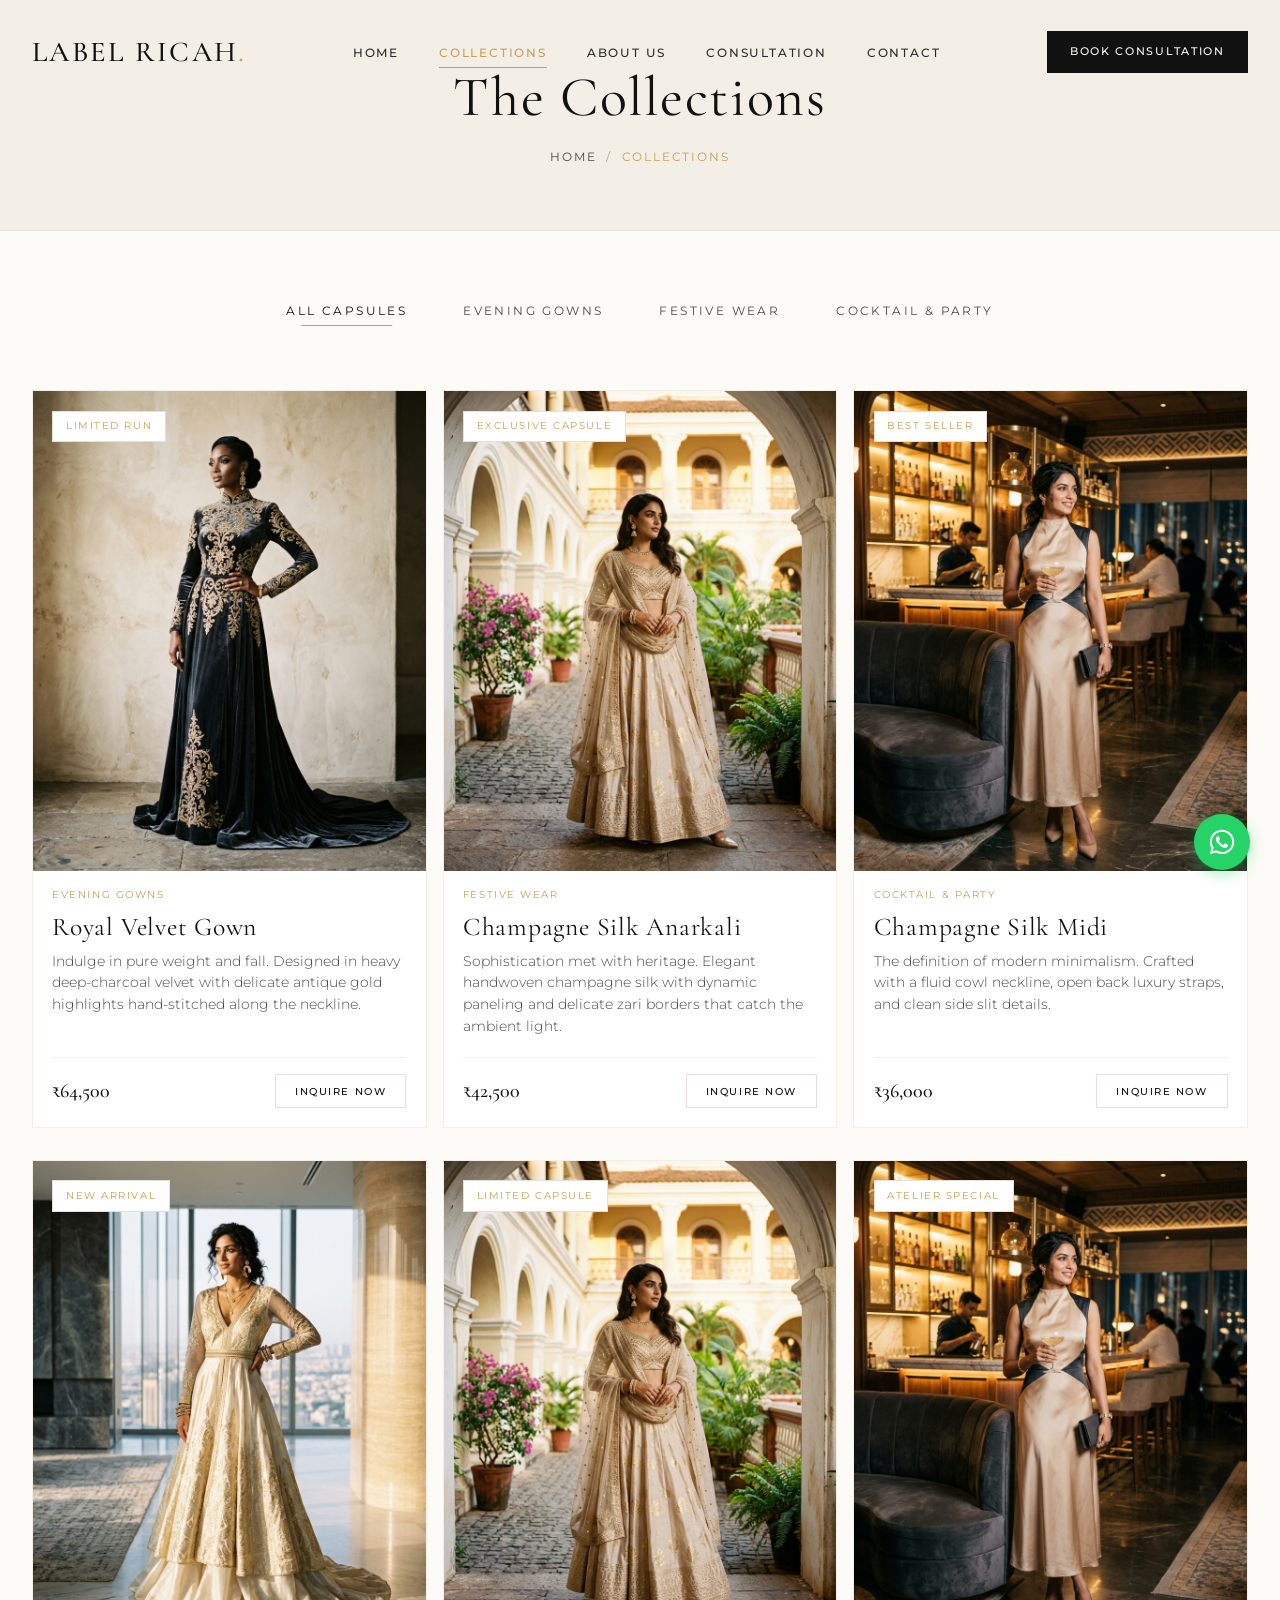
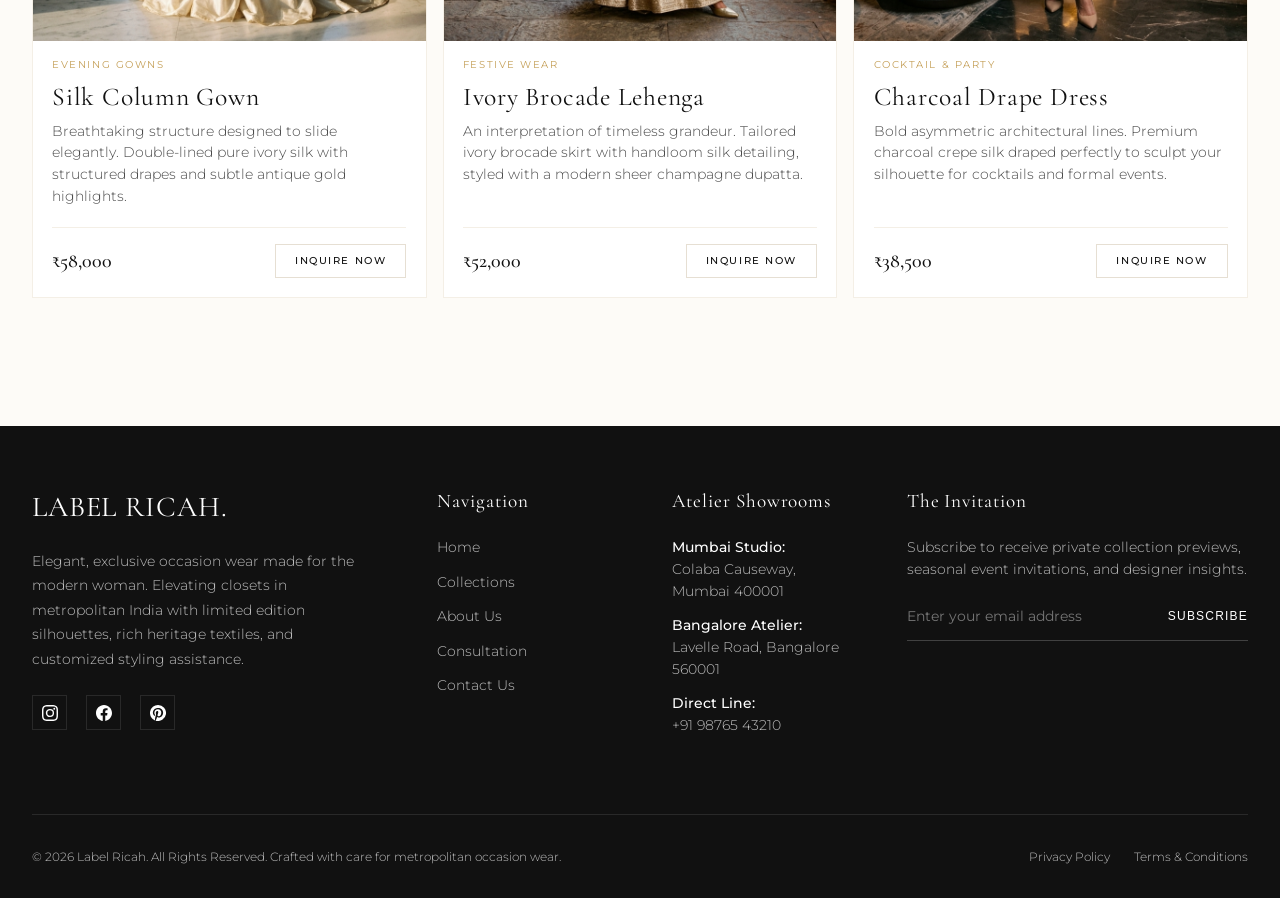
<file: collections.html>
<!DOCTYPE html>
<html lang="en">
<head>
  <meta charset="UTF-8">
  <meta name="viewport" content="width=device-width, initial-scale=1.0">
  <title>Label Ricah | Occasion Wear & Gowns Collections</title>
  <meta name="description" content="Explore Label Ricah's curated capsules. Select limited evening gowns, modern festive wear, and elegant cocktail dresses designed for the modern metropolitan woman.">
  <link rel="canonical" href="https://labelricah.com/collections.html">
  
  <!-- Favicon -->
  <link rel="icon" type="image/png" href="images/collection_gown.png">
  
  <!-- Global Stylesheet -->
  <link rel="stylesheet" href="css/styles.css">
</head>
<body>

  <!-- ========================================================================
       1. NAVIGATION HEADER
       ======================================================================== -->
  <header class="site-header">
    <div class="container header-container">
      <a href="index.html" class="logo" id="header-logo-link">LABEL RICAH<span>.</span></a>
      
      <nav class="site-nav">
        <ul class="nav-menu">
          <li><a href="index.html" class="nav-link" id="nav-home">Home</a></li>
          <li><a href="collections.html" class="nav-link active" id="nav-collections">Collections</a></li>
          <li><a href="about.html" class="nav-link" id="nav-about">About Us</a></li>
          <li><a href="consultation.html" class="nav-link" id="nav-consultation">Consultation</a></li>
          <li><a href="contact.html" class="nav-link" id="nav-contact">Contact</a></li>
        </ul>
      </nav>
      
      <div class="header-actions">
        <a href="consultation.html" class="btn btn-primary header-btn" id="header-cta-btn">Book Consultation</a>
      </div>

      <button class="mobile-nav-toggle" aria-label="Toggle Navigation" id="mobile-toggle">
        <span class="bar"></span>
        <span class="bar"></span>
        <span class="bar"></span>
      </button>
    </div>
  </header>

  <!-- ========================================================================
       2. SUBPAGE HERO
       ======================================================================== -->
  <section class="subpage-hero">
    <div class="container">
      <h1>The Collections</h1>
      <div class="breadcrumbs">
        <a href="index.html">Home</a> &nbsp;/&nbsp; <span>Collections</span>
      </div>
    </div>
  </section>

  <main class="main-content" style="padding-top: 0;">
    
    <!-- ========================================================================
         3. CATALOG SHOWCASE & INTERACTIVE FILTER GRID
         ======================================================================== -->
    <section class="collections-container">
      <div class="container">
        
        <!-- Category Filter Switches -->
        <div class="collections-filters animate-on-scroll" id="catalog-filters">
          <button class="filter-btn active" data-filter="all" id="filter-all">All Capsules</button>
          <button class="filter-btn" data-filter="gown" id="filter-gown">Evening Gowns</button>
          <button class="filter-btn" data-filter="festive" id="filter-festive">Festive Wear</button>
          <button class="filter-btn" data-filter="cocktail" id="filter-cocktail">Cocktail & Party</button>
        </div>

        <!-- Products Grid -->
        <div class="product-grid animate-on-scroll" id="catalog-grid">
          
          <!-- Product 1: Gown -->
          <div class="product-card" data-category="gown" id="prod-card-gown-1">
            <div class="product-img-wrapper">
              <span class="product-tag">Limited Run</span>
              <img src="images/collection_gown.png" alt="Label Ricah Royal Velvet Evening Gown in Deep Charcoal and Black">
            </div>
            <div class="product-info">
              <div class="product-details">
                <span class="product-category">Evening Gowns</span>
                <h3 class="product-title">Royal Velvet Gown</h3>
                <p class="product-desc">Indulge in pure weight and fall. Designed in heavy deep-charcoal velvet with delicate antique gold highlights hand-stitched along the neckline.</p>
              </div>
              <div class="product-actions">
                <span class="product-price">₹64,500</span>
                <button class="btn btn-secondary product-btn" data-inquiry-product="Royal Velvet Gown" data-inquiry-category="Evening Gowns">Inquire Now</button>
              </div>
            </div>
          </div>

          <!-- Product 2: Festive -->
          <div class="product-card" data-category="festive" id="prod-card-festive-1">
            <div class="product-img-wrapper">
              <span class="product-tag">Exclusive Capsule</span>
              <img src="images/collection_festive.png" alt="Champagne Silk Festive Anarkali Dress with Zari Embroidery">
            </div>
            <div class="product-info">
              <div class="product-details">
                <span class="product-category">Festive Wear</span>
                <h3 class="product-title">Champagne Silk Anarkali</h3>
                <p class="product-desc">Sophistication met with heritage. Elegant handwoven champagne silk with dynamic paneling and delicate zari borders that catch the ambient light.</p>
              </div>
              <div class="product-actions">
                <span class="product-price">₹42,500</span>
                <button class="btn btn-secondary product-btn" data-inquiry-product="Champagne Silk Anarkali" data-inquiry-category="Festive Wear">Inquire Now</button>
              </div>
            </div>
          </div>

          <!-- Product 3: Cocktail -->
          <div class="product-card" data-category="cocktail" id="prod-card-cocktail-1">
            <div class="product-img-wrapper">
              <span class="product-tag">Best Seller</span>
              <img src="images/collection_cocktail.png" alt="Label Ricah Minimalist Champagne Silk Cowl Neck Cocktail Midi Dress">
            </div>
            <div class="product-info">
              <div class="product-details">
                <span class="product-category">Cocktail & Party</span>
                <h3 class="product-title">Champagne Silk Midi</h3>
                <p class="product-desc">The definition of modern minimalism. Crafted with a fluid cowl neckline, open back luxury straps, and clean side slit details.</p>
              </div>
              <div class="product-actions">
                <span class="product-price">₹36,000</span>
                <button class="btn btn-secondary product-btn" data-inquiry-product="Champagne Silk Midi" data-inquiry-category="Cocktail & Party">Inquire Now</button>
              </div>
            </div>
          </div>

          <!-- Product 4: Gown -->
          <div class="product-card" data-category="gown" id="prod-card-gown-2">
            <div class="product-img-wrapper">
              <span class="product-tag">New Arrival</span>
              <img src="images/hero_bg.png" alt="Label Ricah Silk Draped Column Evening Gown in Soft Ivory Gold">
            </div>
            <div class="product-info">
              <div class="product-details">
                <span class="product-category">Evening Gowns</span>
                <h3 class="product-title">Silk Column Gown</h3>
                <p class="product-desc">Breathtaking structure designed to slide elegantly. Double-lined pure ivory silk with structured drapes and subtle antique gold highlights.</p>
              </div>
              <div class="product-actions">
                <span class="product-price">₹58,000</span>
                <button class="btn btn-secondary product-btn" data-inquiry-product="Silk Column Gown" data-inquiry-category="Evening Gowns">Inquire Now</button>
              </div>
            </div>
          </div>

          <!-- Product 5: Festive -->
          <div class="product-card" data-category="festive" id="prod-card-festive-2">
            <div class="product-img-wrapper">
              <span class="product-tag">Limited Capsule</span>
              <img src="images/collection_festive.png" alt="Label Ricah Ivory Brocade Lehenga Set with Gold Highlights">
            </div>
            <div class="product-info">
              <div class="product-details">
                <span class="product-category">Festive Wear</span>
                <h3 class="product-title">Ivory Brocade Lehenga</h3>
                <p class="product-desc">An interpretation of timeless grandeur. Tailored ivory brocade skirt with handloom silk detailing, styled with a modern sheer champagne dupatta.</p>
              </div>
              <div class="product-actions">
                <span class="product-price">₹52,000</span>
                <button class="btn btn-secondary product-btn" data-inquiry-product="Ivory Brocade Lehenga" data-inquiry-category="Festive Wear">Inquire Now</button>
              </div>
            </div>
          </div>

          <!-- Product 6: Cocktail -->
          <div class="product-card" data-category="cocktail" id="prod-card-cocktail-2">
            <div class="product-img-wrapper">
              <span class="product-tag">Atelier Special</span>
              <img src="images/collection_cocktail.png" alt="Label Ricah Charcoal Drape Silk Crepe Cocktail Dress">
            </div>
            <div class="product-info">
              <div class="product-details">
                <span class="product-category">Cocktail & Party</span>
                <h3 class="product-title">Charcoal Drape Dress</h3>
                <p class="product-desc">Bold asymmetric architectural lines. Premium charcoal crepe silk draped perfectly to sculpt your silhouette for cocktails and formal events.</p>
              </div>
              <div class="product-actions">
                <span class="product-price">₹38,500</span>
                <button class="btn btn-secondary product-btn" data-inquiry-product="Charcoal Drape Dress" data-inquiry-category="Cocktail & Party">Inquire Now</button>
              </div>
            </div>
          </div>

        </div>
      </div>
    </section>

  </main>

  <!-- ========================================================================
       4. PROFESSIONAL FOOTER & COMPLIANCE LINKS
       ======================================================================== -->
  <footer class="site-footer">
    <div class="container">
      <div class="footer-grid">
        <div class="footer-brand" id="foot-col-brand">
          <h3>LABEL RICAH<span>.</span></h3>
          <p>Elegant, exclusive occasion wear made for the modern woman. Elevating closets in metropolitan India with limited edition silhouettes, rich heritage textiles, and customized styling assistance.</p>
          <div class="social-links">
            <a href="#" aria-label="Label Ricah on Instagram" id="social-inst">
              <svg xmlns="http://www.w3.org/2000/svg" width="16" height="16" fill="currentColor" viewBox="0 0 16 16">
                <path d="M8 0C5.829 0 5.556.01 4.703.048 3.85.088 3.269.222 2.76.42a3.917 3.917 0 0 0-1.417.923A3.927 3.927 0 0 0 .42 2.76C.222 3.268.087 3.85.048 4.7.01 5.555 0 5.827 0 8.001c0 2.172.01 2.444.048 3.297.04.852.174 1.433.372 1.942.205.526.478.972.923 1.417.444.445.89.719 1.416.923.51.198 1.09.333 1.942.372C5.555 15.99 5.827 16 8 16s2.444-.01 3.298-.048c.851-.04 1.434-.174 1.943-.372a3.916 3.916 0 0 0 1.416-.923c.445-.445.718-.891.923-1.417.197-.509.332-1.09.372-1.942C15.99 10.445 16 10.173 16 8s-.01-2.445-.048-3.299c-.04-.851-.175-1.433-.372-1.941a3.926 3.926 0 0 0-.923-1.417A3.911 3.911 0 0 0 13.24.42c-.51-.198-1.092-.333-1.943-.372C10.443.01 10.172 0 7.998 0h.003zm-.717 1.442h.718c2.136 0 2.389.007 3.232.046.78.035 1.204.166 1.486.275.373.145.64.319.92.599.28.28.453.546.598.92.11.281.24.705.275 1.485.039.843.047 1.096.047 3.231s-.008 2.389-.047 3.232c-.035.78-.166 1.203-.275 1.485a2.47 2.47 0 0 1-.599.919c-.28.28-.546.453-.92.598-.28.11-.704.24-1.485.276-.843.038-1.096.047-3.232.047s-2.39-.009-3.233-.047c-.78-.036-1.203-.166-1.485-.276a2.478 2.478 0 0 1-.92-.598 2.48 2.48 0 0 1-.6-.92c-.109-.281-.24-.705-.275-1.485-.038-.843-.046-1.096-.046-3.233 0-2.136.008-2.388.046-3.231.036-.78.166-1.204.276-1.486.145-.373.319-.64.599-.92.28-.28.546-.453.92-.598.282-.11.705-.24 1.485-.276.738-.034 1.024-.044 2.515-.045v.002zm4.988 1.328a.96.96 0 1 0 0 1.92.96.96 0 0 0 0-1.92zm-4.27 1.122a4.109 4.109 0 1 0 0 8.217 4.109 4.109 0 0 0 0-8.217zm0 1.441a2.667 2.667 0 1 1 0 5.334 2.667 2.667 0 0 1 0-5.334z"/>
              </svg>
            </a>
            <a href="#" aria-label="Label Ricah on Facebook" id="social-fb">
              <svg xmlns="http://www.w3.org/2000/svg" width="16" height="16" fill="currentColor" viewBox="0 0 16 16">
                <path d="M16 8.049c0-4.446-3.582-8.05-8-8.05C3.58 0-.002 3.603-.002 8.05c0 4.017 2.926 7.347 6.75 7.951v-5.625h-2.03V8.05H6.75V6.275c0-2.017 1.195-3.131 3.022-3.131.876 0 1.791.157 1.791.157v1.98h-1.009c-.993 0-1.303.621-1.303 1.258v1.51h2.218l-.354 2.326H9.25V16c3.824-.604 6.75-3.934 6.75-7.951z"/>
              </svg>
            </a>
            <a href="#" aria-label="Label Ricah on Pinterest" id="social-pin">
              <svg xmlns="http://www.w3.org/2000/svg" width="16" height="16" fill="currentColor" viewBox="0 0 16 16">
                <path d="M8 0a8 8 0 0 0-2.915 15.452c-.07-.633-.134-1.606.027-2.297.146-.625.938-3.977.938-3.977s-.239-.479-.239-1.187c0-1.113.645-1.943 1.448-1.943.682 0 1.012.512 1.012 1.127 0 .686-.437 1.712-.663 2.663-.188.796.4 1.446 1.185 1.446 1.422 0 2.515-1.5 2.515-3.664 0-1.915-1.377-3.254-3.342-3.254-2.276 0-3.612 1.707-3.612 3.471 0 .688.265 1.425.595 1.826a.24.24 0 0 1 .056.23c-.061.252-.196.796-.222.907-.035.146-.116.177-.268.107-1-.465-1.624-1.926-1.624-3.1 0-2.523 1.834-4.84 5.286-4.84 2.775 0 4.932 1.977 4.932 4.62 0 2.757-1.739 4.976-4.151 4.976-.811 0-1.573-.421-1.834-.919l-.498 1.902c-.18.686-.668 1.54-1.002 2.08A8 8 0 1 0 8 0z"/>
              </svg>
            </a>
          </div>
        </div>
        
        <div class="footer-links" id="foot-col-nav">
          <h4>Navigation</h4>
          <ul>
            <li><a href="index.html" id="foot-nav-home">Home</a></li>
            <li><a href="collections.html" id="foot-nav-collections">Collections</a></li>
            <li><a href="about.html" id="foot-nav-about">About Us</a></li>
            <li><a href="consultation.html" id="foot-nav-consultation">Consultation</a></li>
            <li><a href="contact.html" id="foot-nav-contact">Contact Us</a></li>
          </ul>
        </div>
        
        <div class="footer-contact" id="foot-col-contact">
          <h4>Atelier Showrooms</h4>
          <p><strong>Mumbai Studio:</strong><br>Colaba Causeway, Mumbai 400001</p>
          <p><strong>Bangalore Atelier:</strong><br>Lavelle Road, Bangalore 560001</p>
          <p><strong>Direct Line:</strong><br>+91 98765 43210</p>
        </div>
        
        <div class="footer-newsletter" id="foot-col-news">
          <h4>The Invitation</h4>
          <p>Subscribe to receive private collection previews, seasonal event invitations, and designer insights.</p>
          <form class="newsletter-form" id="foot-newsletter" onsubmit="event.preventDefault(); this.querySelector('input').value=''; alert('Thank you for subscribing to Label Ricah invitations.');">
            <input type="email" placeholder="Enter your email address" class="newsletter-input" aria-label="Newsletter Email Address" required>
            <button type="submit" class="newsletter-btn" id="news-submit-btn">Subscribe</button>
          </form>
        </div>
      </div>
      
      <div class="footer-bottom">
        <p>&copy; 2026 Label Ricah. All Rights Reserved. Crafted with care for metropolitan occasion wear.</p>
        <div class="footer-bottom-links">
          <a href="privacy.html" id="foot-privacy-link">Privacy Policy</a>
          <a href="terms.html" id="foot-terms-link">Terms & Conditions</a>
        </div>
      </div>
    </div>
  </footer>

  <!-- Floating Elements -->
  <a href="https://wa.me/919876543210?text=Hello%20Label%20Ricah%20Styling%20Team%2C%20I%27d%20like%20to%20inquire%20about%20your%20latest%20collections%20and%20consultation%20process." class="whatsapp-float" target="_blank" rel="noopener" aria-label="Inquire via WhatsApp" id="floating-whatsapp">
    <svg xmlns="http://www.w3.org/2000/svg" viewBox="0 0 448 512">
      <path d="M380.9 97.1C339 55.1 283.2 32 223.9 32c-122.4 0-222 99.6-222 222 0 39.1 10.2 77.3 29.6 111L0 480l117.7-30.9c32.4 17.7 68.9 27 106.1 27h.1c122.3 0 224.1-99.6 224.1-222 0-59.3-25.2-115-67.1-157zm-157 341.6c-33.2 0-65.7-8.9-94-25.7l-6.7-4-69.8 18.3L72 359.2l-4.4-7c-18.5-29.4-28.2-63.3-28.2-98.2 0-101.7 82.8-184.5 184.6-184.5 49.3 0 95.6 19.2 130.4 54.1 34.8 34.9 56.2 81.2 56.1 130.5 0 101.8-84.9 184.6-186.6 184.6zm101.2-138.2c-5.5-2.8-32.8-16.2-37.9-18-5.1-1.9-8.8-2.8-12.5 2.8-3.7 5.6-14.3 18-17.6 21.8-3.2 3.7-6.5 4.2-12 1.4-32.6-16.3-54-29.1-75.5-66-5.7-9.8 5.7-9.1 16.3-30.3 1.8-3.7.9-6.9-.5-9.7-1.4-2.8-12.5-30.1-17.1-41.2-4.5-10.8-9.1-9.3-12.5-9.5-3.2-.2-6.9-.2-10.6-.2-3.7 0-9.7 1.4-14.8 6.9-5.1 5.6-19.4 19-19.4 46.3 0 27.3 19.9 53.7 22.6 57.4 2.8 3.7 39.1 59.7 94.8 83.8 35.2 15.2 49 16.5 66.6 13.9 10.7-1.6 32.8-13.4 37.4-26.4 4.6-13 4.6-24.1 3.2-26.4-1.3-2.5-5-3.9-10.5-6.6z"/>
    </svg>
  </a>

  <div class="mobile-sticky-cta-bar" id="mobile-sticky-bar">
    <a href="consultation.html" class="btn btn-gold sticky-cta-btn" id="sticky-floating-cta">Book Free Consultation</a>
  </div>

  <!-- Global Interaction Script -->
  <script src="js/main.js"></script>

  <!-- Collections Specific Inline Script for Filtering Logic -->
  <script>
    document.addEventListener('DOMContentLoaded', () => {
      const filters = document.querySelectorAll('[data-filter]');
      const cards = document.querySelectorAll('.product-card');

      const filterProducts = (category) => {
        cards.forEach(card => {
          const cardCat = card.getAttribute('data-category');
          if (category === 'all' || cardCat === category) {
            card.style.display = 'flex';
            setTimeout(() => {
              card.style.opacity = '1';
              card.style.transform = 'translateY(0)';
            }, 50);
          } else {
            card.style.opacity = '0';
            card.style.transform = 'translateY(15px)';
            setTimeout(() => {
              card.style.display = 'none';
            }, 300);
          }
        });
      };

      // Handle category switches via click
      filters.forEach(btn => {
        btn.addEventListener('click', () => {
          filters.forEach(b => b.classList.remove('active'));
          btn.classList.add('active');
          const category = btn.getAttribute('data-filter');
          filterProducts(category);
        });
      });

      // Handle query parameter (e.g., collections.html?category=gown)
      const urlParams = new URLSearchParams(window.location.search);
      const preFilter = urlParams.get('category');
      if (preFilter) {
        const targetBtn = document.querySelector(`[data-filter="${preFilter}"]`);
        if (targetBtn) {
          targetBtn.click();
        }
      }
    });
  </script>
</body>
</html>
</file>
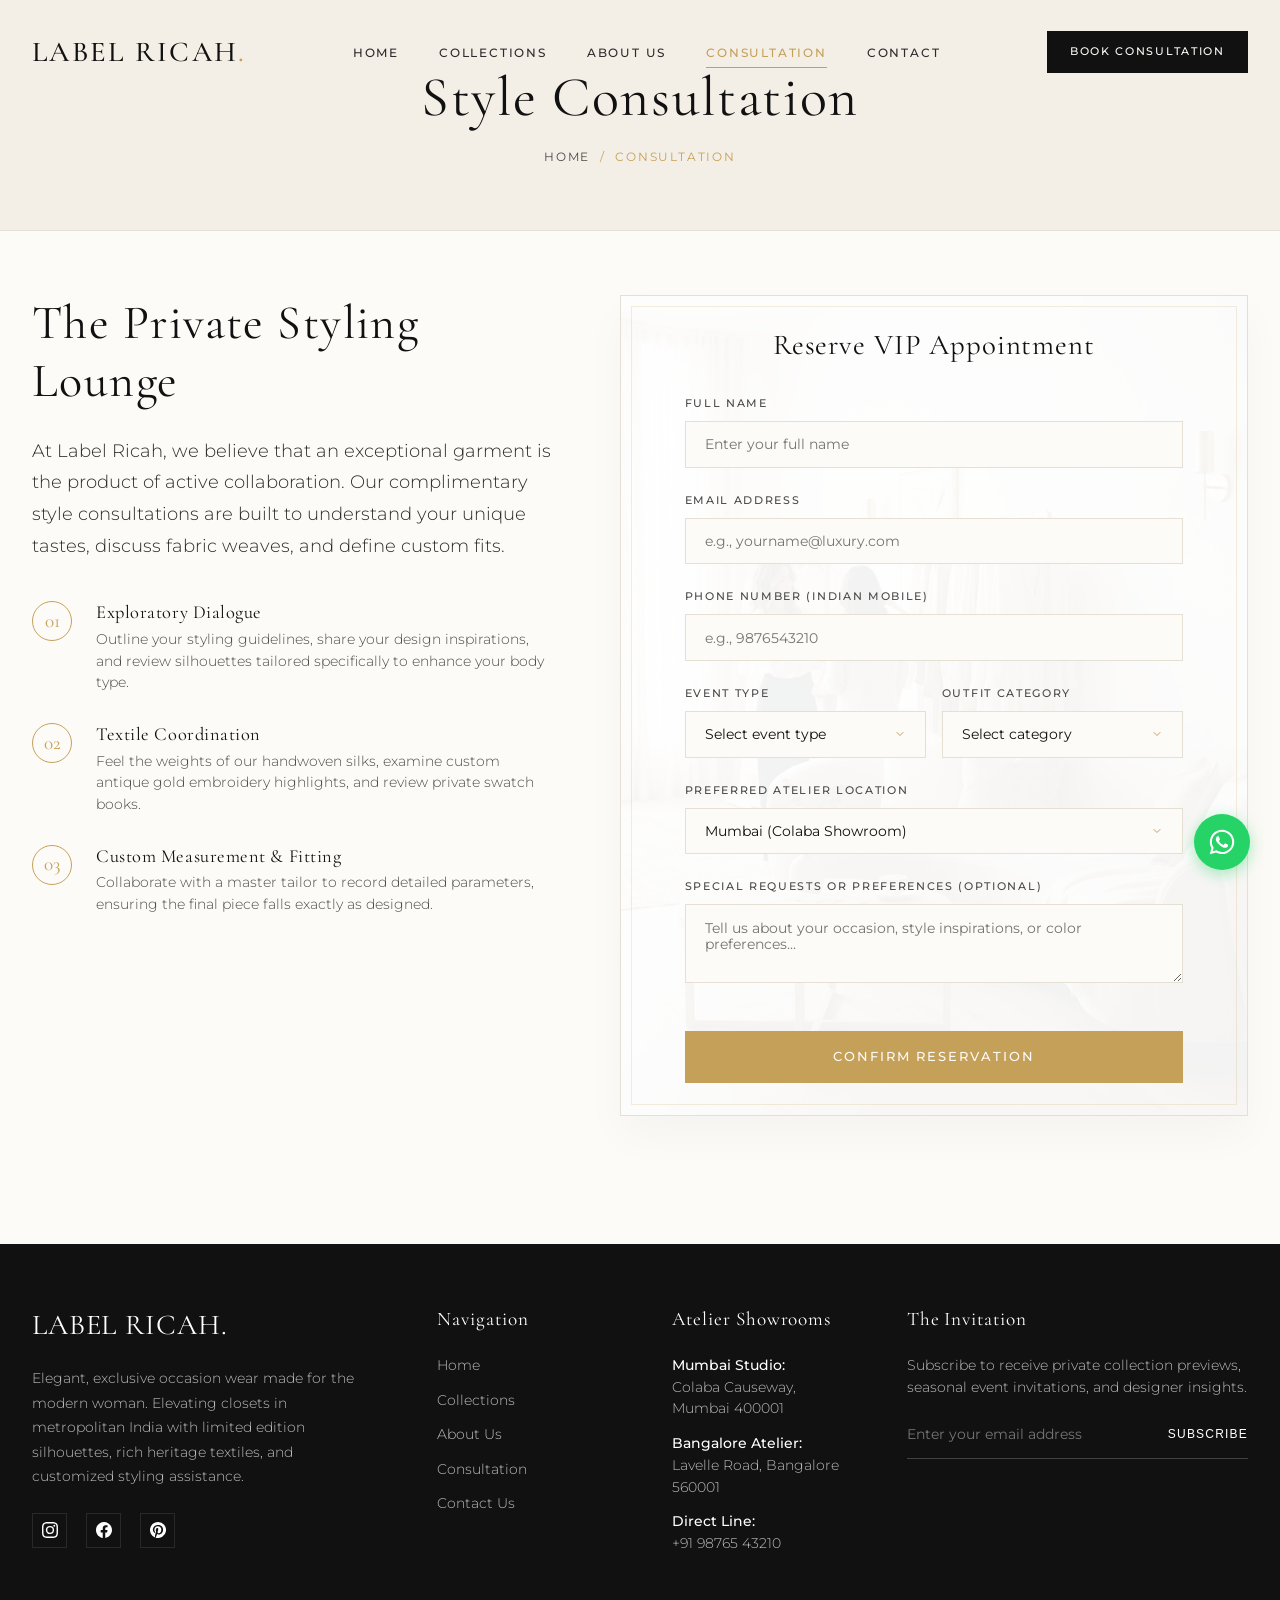
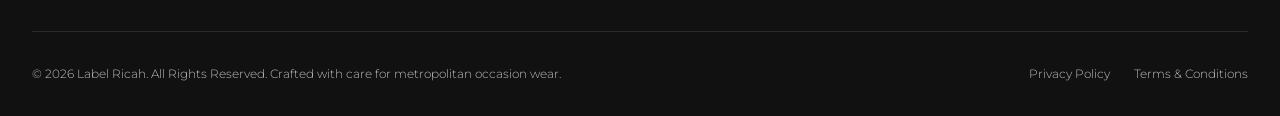
<file: consultation.html>
<!DOCTYPE html>
<html lang="en">
<head>
  <meta charset="UTF-8">
  <meta name="viewport" content="width=device-width, initial-scale=1.0">
  <title>Label Ricah | Book a Free Style Consultation</title>
  <meta name="description" content="Reserve a complimentary private style consultation. Meet with a senior designer online or at our Mumbai & Bangalore lounges to outline your custom occasion wear look.">
  <link rel="canonical" href="https://labelricah.com/consultation.html">
  
  <!-- Favicon -->
  <link rel="icon" type="image/png" href="images/collection_gown.png">
  
  <!-- Global Stylesheet -->
  <link rel="stylesheet" href="css/styles.css">
</head>
<body>

  <!-- ========================================================================
       1. NAVIGATION HEADER
       ======================================================================== -->
  <header class="site-header">
    <div class="container header-container">
      <a href="index.html" class="logo" id="header-logo-link">LABEL RICAH<span>.</span></a>
      
      <nav class="site-nav">
        <ul class="nav-menu">
          <li><a href="index.html" class="nav-link" id="nav-home">Home</a></li>
          <li><a href="collections.html" class="nav-link" id="nav-collections">Collections</a></li>
          <li><a href="about.html" class="nav-link" id="nav-about">About Us</a></li>
          <li><a href="consultation.html" class="nav-link active" id="nav-consultation">Consultation</a></li>
          <li><a href="contact.html" class="nav-link" id="nav-contact">Contact</a></li>
        </ul>
      </nav>
      
      <div class="header-actions">
        <a href="consultation.html" class="btn btn-primary header-btn" id="header-cta-btn">Book Consultation</a>
      </div>

      <button class="mobile-nav-toggle" aria-label="Toggle Navigation" id="mobile-toggle">
        <span class="bar"></span>
        <span class="bar"></span>
        <span class="bar"></span>
      </button>
    </div>
  </header>

  <!-- ========================================================================
       2. SUBPAGE HERO
       ======================================================================== -->
  <section class="subpage-hero">
    <div class="container">
      <h1>Style Consultation</h1>
      <div class="breadcrumbs">
        <a href="index.html">Home</a> &nbsp;/&nbsp; <span>Consultation</span>
      </div>
    </div>
  </section>

  <main class="main-content" style="padding-top: 0;">
    
    <!-- ========================================================================
         3. DEDICATED BOOKING SPLIT INTERFACE
         ======================================================================== -->
    <section class="consultation-wrapper">
      <div class="container">
        <div class="consultation-grid">
          
          <!-- Detailed Atelier Styling Dialogue Pitch -->
          <div class="consultation-details animate-on-scroll">
            <h2>The Private Styling Lounge</h2>
            <p class="intro-text">At Label Ricah, we believe that an exceptional garment is the product of active collaboration. Our complimentary style consultations are built to understand your unique tastes, discuss fabric weaves, and define custom fits.</p>
            
            <div class="consultation-steps">
              <!-- Step 1 -->
              <div class="c-step">
                <div class="c-step-num">01</div>
                <div class="c-step-body">
                  <h4>Exploratory Dialogue</h4>
                  <p>Outline your styling guidelines, share your design inspirations, and review silhouettes tailored specifically to enhance your body type.</p>
                </div>
              </div>

              <!-- Step 2 -->
              <div class="c-step">
                <div class="c-step-num">02</div>
                <div class="c-step-body">
                  <h4>Textile Coordination</h4>
                  <p>Feel the weights of our handwoven silks, examine custom antique gold embroidery highlights, and review private swatch books.</p>
                </div>
              </div>

              <!-- Step 3 -->
              <div class="c-step">
                <div class="c-step-num">03</div>
                <div class="c-step-body">
                  <h4>Custom Measurement & Fitting</h4>
                  <p>Collaborate with a master tailor to record detailed parameters, ensuring the final piece falls exactly as designed.</p>
                </div>
              </div>
            </div>
          </div>
          
          <!-- Premium Conversion Scheduler Form -->
          <div class="animate-on-scroll" id="dedicated-form-wrapper">
            <form class="luxury-form" id="dedicatedConsultationForm" data-validate="true" novalidate style="background-image: linear-gradient(rgba(255,255,255,0.95), rgba(255,255,255,0.95)), url('images/consultation_bg.png'); background-size: cover; background-position: center;">
              
              <!-- Success State Overlay -->
              <div class="form-success-overlay" id="page-success-overlay">
                <div class="success-icon">
                  <svg xmlns="http://www.w3.org/2000/svg" fill="none" viewBox="0 0 24 24" stroke="currentColor">
                    <path stroke-linecap="round" stroke-linejoin="round" stroke-width="2" d="M5 13l4 4L19 7" />
                  </svg>
                </div>
                <h3 class="success-greeting">Appointment Reserved</h3>
                <p style="font-weight: 300; font-size: 0.9rem; color: var(--color-charcoal-light);">Your elite styling slot has been registered. An advisor from Label Ricah will reach out to you via call and WhatsApp within 24 business hours to lock in your preferred time.</p>
              </div>

              <h3 class="form-title">Reserve VIP Appointment</h3>
              
              <div class="form-group">
                <label for="page-fullname" class="form-label">Full Name</label>
                <input type="text" id="page-fullname" name="fullname" class="form-control" placeholder="Enter your full name" required>
                <span class="error-message">Name error message</span>
              </div>
              
              <div class="form-group">
                <label for="page-email" class="form-label">Email Address</label>
                <input type="email" id="page-email" name="email" class="form-control" placeholder="e.g., yourname@luxury.com" required>
                <span class="error-message">Email error message</span>
              </div>

              <div class="form-group">
                <label for="page-phone" class="form-label">Phone Number (Indian Mobile)</label>
                <input type="tel" id="page-phone" name="phone" class="form-control" placeholder="e.g., 9876543210" required>
                <span class="error-message">Phone error message</span>
              </div>

              <div class="form-group-row">
                <div class="form-group">
                  <label for="page-event" class="form-label">Event Type</label>
                  <select id="page-event" name="event_type" class="form-control" required>
                    <option value="" disabled selected>Select event type</option>
                    <option value="wedding">Wedding / Reception</option>
                    <option value="cocktail">Cocktail Party</option>
                    <option value="festive">Festive Celebration</option>
                    <option value="gala">Formal Gala</option>
                    <option value="other">Other Occasion</option>
                  </select>
                  <span class="error-message">Event error message</span>
                </div>
                <div class="form-group">
                  <label for="page-category" class="form-label">Outfit Category</label>
                  <select id="page-category" name="outfit_category" class="form-control" required>
                    <option value="" disabled selected>Select category</option>
                    <option value="gown">Evening Gown</option>
                    <option value="festive">Festive Wear</option>
                    <option value="cocktail">Cocktail & Party Dress</option>
                    <option value="custom">Bespoke Custom Outfit</option>
                  </select>
                  <span class="error-message">Outfit error message</span>
                </div>
              </div>

              <div class="form-group">
                <label for="page-location" class="form-label">Preferred Atelier Location</label>
                <select id="page-location" name="atelier_location" class="form-control">
                  <option value="mumbai">Mumbai (Colaba Showroom)</option>
                  <option value="bangalore">Bangalore (Lavelle Road Showroom)</option>
                  <option value="delhi">New Delhi (Vasant Vihar Lounge)</option>
                  <option value="virtual">Virtual / Online Styling Video Call</option>
                </select>
              </div>

              <div class="form-group">
                <label for="page-notes" class="form-label">Special Requests or Preferences (Optional)</label>
                <textarea id="page-notes" name="notes" class="form-control" rows="3" placeholder="Tell us about your occasion, style inspirations, or color preferences..."></textarea>
              </div>
              
              <button type="submit" class="btn btn-gold form-submit-btn" id="page-form-submit">Confirm Reservation</button>
            </form>
          </div>
          
        </div>
      </div>
    </section>

  </main>

  <!-- ========================================================================
       4. PROFESSIONAL FOOTER & COMPLIANCE LINKS
       ======================================================================== -->
  <footer class="site-footer">
    <div class="container">
      <div class="footer-grid">
        <div class="footer-brand" id="foot-col-brand">
          <h3>LABEL RICAH<span>.</span></h3>
          <p>Elegant, exclusive occasion wear made for the modern woman. Elevating closets in metropolitan India with limited edition silhouettes, rich heritage textiles, and customized styling assistance.</p>
          <div class="social-links">
            <a href="#" aria-label="Label Ricah on Instagram" id="social-inst">
              <svg xmlns="http://www.w3.org/2000/svg" width="16" height="16" fill="currentColor" viewBox="0 0 16 16">
                <path d="M8 0C5.829 0 5.556.01 4.703.048 3.85.088 3.269.222 2.76.42a3.917 3.917 0 0 0-1.417.923A3.927 3.927 0 0 0 .42 2.76C.222 3.268.087 3.85.048 4.7.01 5.555 0 5.827 0 8.001c0 2.172.01 2.444.048 3.297.04.852.174 1.433.372 1.942.205.526.478.972.923 1.417.444.445.89.719 1.416.923.51.198 1.09.333 1.942.372C5.555 15.99 5.827 16 8 16s2.444-.01 3.298-.048c.851-.04 1.434-.174 1.943-.372a3.916 3.916 0 0 0 1.416-.923c.445-.445.718-.891.923-1.417.197-.509.332-1.09.372-1.942C15.99 10.445 16 10.173 16 8s-.01-2.445-.048-3.299c-.04-.851-.175-1.433-.372-1.941a3.926 3.926 0 0 0-.923-1.417A3.911 3.911 0 0 0 13.24.42c-.51-.198-1.092-.333-1.943-.372C10.443.01 10.172 0 7.998 0h.003zm-.717 1.442h.718c2.136 0 2.389.007 3.232.046.78.035 1.204.166 1.486.275.373.145.64.319.92.599.28.28.453.546.598.92.11.281.24.705.275 1.485.039.843.047 1.096.047 3.231s-.008 2.389-.047 3.232c-.035.78-.166 1.203-.275 1.485a2.47 2.47 0 0 1-.599.919c-.28.28-.546.453-.92.598-.28.11-.704.24-1.485.276-.843.038-1.096.047-3.232.047s-2.39-.009-3.233-.047c-.78-.036-1.203-.166-1.485-.276a2.478 2.478 0 0 1-.92-.598 2.48 2.48 0 0 1-.6-.92c-.109-.281-.24-.705-.275-1.485-.038-.843-.046-1.096-.046-3.233 0-2.136.008-2.388.046-3.231.036-.78.166-1.204.276-1.486.145-.373.319-.64.599-.92.28-.28.546-.453.92-.598.282-.11.705-.24 1.485-.276.738-.034 1.024-.044 2.515-.045v.002zm4.988 1.328a.96.96 0 1 0 0 1.92.96.96 0 0 0 0-1.92zm-4.27 1.122a4.109 4.109 0 1 0 0 8.217 4.109 4.109 0 0 0 0-8.217zm0 1.441a2.667 2.667 0 1 1 0 5.334 2.667 2.667 0 0 1 0-5.334z"/>
              </svg>
            </a>
            <a href="#" aria-label="Label Ricah on Facebook" id="social-fb">
              <svg xmlns="http://www.w3.org/2000/svg" width="16" height="16" fill="currentColor" viewBox="0 0 16 16">
                <path d="M16 8.049c0-4.446-3.582-8.05-8-8.05C3.58 0-.002 3.603-.002 8.05c0 4.017 2.926 7.347 6.75 7.951v-5.625h-2.03V8.05H6.75V6.275c0-2.017 1.195-3.131 3.022-3.131.876 0 1.791.157 1.791.157v1.98h-1.009c-.993 0-1.303.621-1.303 1.258v1.51h2.218l-.354 2.326H9.25V16c3.824-.604 6.75-3.934 6.75-7.951z"/>
              </svg>
            </a>
            <a href="#" aria-label="Label Ricah on Pinterest" id="social-pin">
              <svg xmlns="http://www.w3.org/2000/svg" width="16" height="16" fill="currentColor" viewBox="0 0 16 16">
                <path d="M8 0a8 8 0 0 0-2.915 15.452c-.07-.633-.134-1.606.027-2.297.146-.625.938-3.977.938-3.977s-.239-.479-.239-1.187c0-1.113.645-1.943 1.448-1.943.682 0 1.012.512 1.012 1.127 0 .686-.437 1.712-.663 2.663-.188.796.4 1.446 1.185 1.446 1.422 0 2.515-1.5 2.515-3.664 0-1.915-1.377-3.254-3.342-3.254-2.276 0-3.612 1.707-3.612 3.471 0 .688.265 1.425.595 1.826a.24.24 0 0 1 .056.23c-.061.252-.196.796-.222.907-.035.146-.116.177-.268.107-1-.465-1.624-1.926-1.624-3.1 0-2.523 1.834-4.84 5.286-4.84 2.775 0 4.932 1.977 4.932 4.62 0 2.757-1.739 4.976-4.151 4.976-.811 0-1.573-.421-1.834-.919l-.498 1.902c-.18.686-.668 1.54-1.002 2.08A8 8 0 1 0 8 0z"/>
              </svg>
            </a>
          </div>
        </div>
        
        <div class="footer-links" id="foot-col-nav">
          <h4>Navigation</h4>
          <ul>
            <li><a href="index.html" id="foot-nav-home">Home</a></li>
            <li><a href="collections.html" id="foot-nav-collections">Collections</a></li>
            <li><a href="about.html" id="foot-nav-about">About Us</a></li>
            <li><a href="consultation.html" id="foot-nav-consultation">Consultation</a></li>
            <li><a href="contact.html" id="foot-nav-contact">Contact Us</a></li>
          </ul>
        </div>
        
        <div class="footer-contact" id="foot-col-contact">
          <h4>Atelier Showrooms</h4>
          <p><strong>Mumbai Studio:</strong><br>Colaba Causeway, Mumbai 400001</p>
          <p><strong>Bangalore Atelier:</strong><br>Lavelle Road, Bangalore 560001</p>
          <p><strong>Direct Line:</strong><br>+91 98765 43210</p>
        </div>
        
        <div class="footer-newsletter" id="foot-col-news">
          <h4>The Invitation</h4>
          <p>Subscribe to receive private collection previews, seasonal event invitations, and designer insights.</p>
          <form class="newsletter-form" id="foot-newsletter" onsubmit="event.preventDefault(); this.querySelector('input').value=''; alert('Thank you for subscribing to Label Ricah invitations.');">
            <input type="email" placeholder="Enter your email address" class="newsletter-input" aria-label="Newsletter Email Address" required>
            <button type="submit" class="newsletter-btn" id="news-submit-btn">Subscribe</button>
          </form>
        </div>
      </div>
      
      <div class="footer-bottom">
        <p>&copy; 2026 Label Ricah. All Rights Reserved. Crafted with care for metropolitan occasion wear.</p>
        <div class="footer-bottom-links">
          <a href="privacy.html" id="foot-privacy-link">Privacy Policy</a>
          <a href="terms.html" id="foot-terms-link">Terms & Conditions</a>
        </div>
      </div>
    </div>
  </footer>

  <!-- Floating Elements -->
  <a href="https://wa.me/919876543210?text=Hello%20Label%20Ricah%20Styling%20Team%2C%20I%27d%20like%20to%20inquire%20about%20your%20latest%20collections%20and%20consultation%20process." class="whatsapp-float" target="_blank" rel="noopener" aria-label="Inquire via WhatsApp" id="floating-whatsapp">
    <svg xmlns="http://www.w3.org/2000/svg" viewBox="0 0 448 512">
      <path d="M380.9 97.1C339 55.1 283.2 32 223.9 32c-122.4 0-222 99.6-222 222 0 39.1 10.2 77.3 29.6 111L0 480l117.7-30.9c32.4 17.7 68.9 27 106.1 27h.1c122.3 0 224.1-99.6 224.1-222 0-59.3-25.2-115-67.1-157zm-157 341.6c-33.2 0-65.7-8.9-94-25.7l-6.7-4-69.8 18.3L72 359.2l-4.4-7c-18.5-29.4-28.2-63.3-28.2-98.2 0-101.7 82.8-184.5 184.6-184.5 49.3 0 95.6 19.2 130.4 54.1 34.8 34.9 56.2 81.2 56.1 130.5 0 101.8-84.9 184.6-186.6 184.6zm101.2-138.2c-5.5-2.8-32.8-16.2-37.9-18-5.1-1.9-8.8-2.8-12.5 2.8-3.7 5.6-14.3 18-17.6 21.8-3.2 3.7-6.5 4.2-12 1.4-32.6-16.3-54-29.1-75.5-66-5.7-9.8 5.7-9.1 16.3-30.3 1.8-3.7.9-6.9-.5-9.7-1.4-2.8-12.5-30.1-17.1-41.2-4.5-10.8-9.1-9.3-12.5-9.5-3.2-.2-6.9-.2-10.6-.2-3.7 0-9.7 1.4-14.8 6.9-5.1 5.6-19.4 19-19.4 46.3 0 27.3 19.9 53.7 22.6 57.4 2.8 3.7 39.1 59.7 94.8 83.8 35.2 15.2 49 16.5 66.6 13.9 10.7-1.6 32.8-13.4 37.4-26.4 4.6-13 4.6-24.1 3.2-26.4-1.3-2.5-5-3.9-10.5-6.6z"/>
    </svg>
  </a>

  <div class="mobile-sticky-cta-bar" id="mobile-sticky-bar">
    <a href="consultation.html" class="btn btn-gold sticky-cta-btn" id="sticky-floating-cta">Book Free Consultation</a>
  </div>

  <!-- Global Interaction Script -->
  <script src="js/main.js"></script>
</body>
</html>
</file>
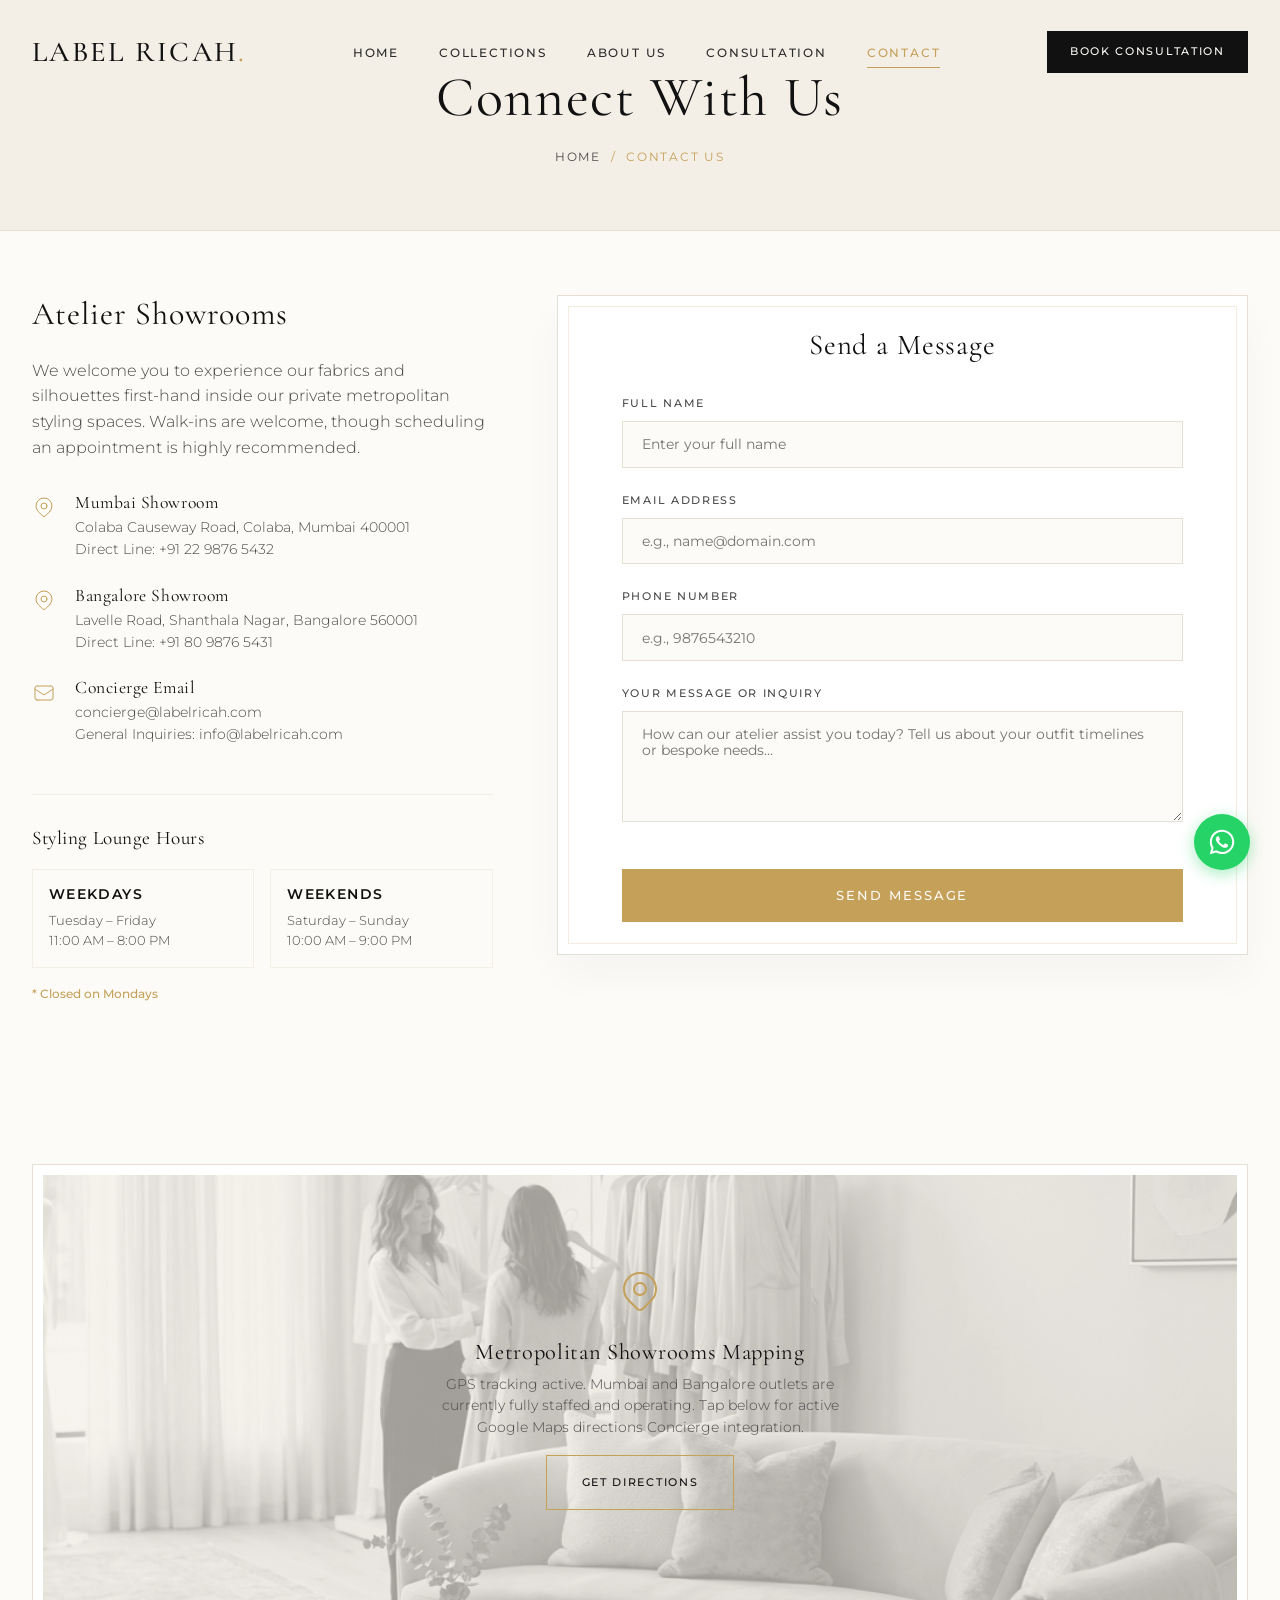
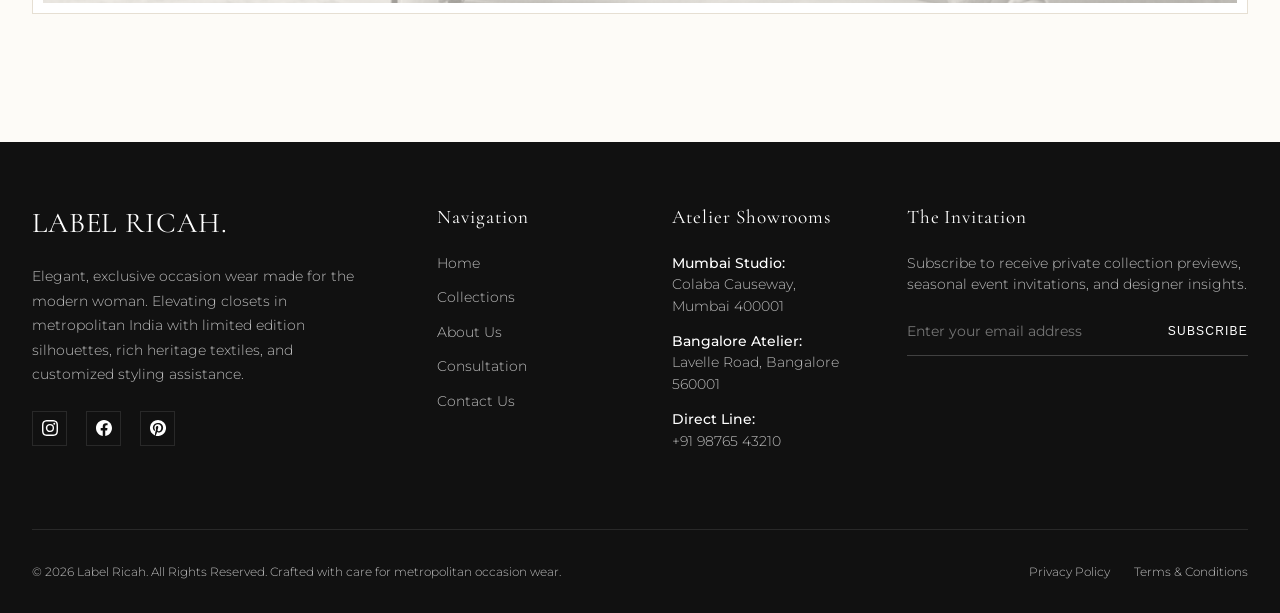
<file: contact.html>
<!DOCTYPE html>
<html lang="en">
<head>
  <meta charset="UTF-8">
  <meta name="viewport" content="width=device-width, initial-scale=1.0">
  <title>Label Ricah | Contact Us & Atelier Lounges</title>
  <meta name="description" content="Get in touch with Label Ricah. Visit our high-fashion showrooms in Mumbai and Bangalore, email our concierge, or fill out our contact form.">
  <link rel="canonical" href="https://labelricah.com/contact.html">
  
  <!-- Favicon -->
  <link rel="icon" type="image/png" href="images/collection_gown.png">
  
  <!-- Global Stylesheet -->
  <link rel="stylesheet" href="css/styles.css">
</head>
<body>

  <!-- ========================================================================
       1. NAVIGATION HEADER
       ======================================================================== -->
  <header class="site-header">
    <div class="container header-container">
      <a href="index.html" class="logo" id="header-logo-link">LABEL RICAH<span>.</span></a>
      
      <nav class="site-nav">
        <ul class="nav-menu">
          <li><a href="index.html" class="nav-link" id="nav-home">Home</a></li>
          <li><a href="collections.html" class="nav-link" id="nav-collections">Collections</a></li>
          <li><a href="about.html" class="nav-link" id="nav-about">About Us</a></li>
          <li><a href="consultation.html" class="nav-link" id="nav-consultation">Consultation</a></li>
          <li><a href="contact.html" class="nav-link active" id="nav-contact">Contact</a></li>
        </ul>
      </nav>
      
      <div class="header-actions">
        <a href="consultation.html" class="btn btn-primary header-btn" id="header-cta-btn">Book Consultation</a>
      </div>

      <button class="mobile-nav-toggle" aria-label="Toggle Navigation" id="mobile-toggle">
        <span class="bar"></span>
        <span class="bar"></span>
        <span class="bar"></span>
      </button>
    </div>
  </header>

  <!-- ========================================================================
       2. SUBPAGE HERO
       ======================================================================== -->
  <section class="subpage-hero">
    <div class="container">
      <h1>Connect With Us</h1>
      <div class="breadcrumbs">
        <a href="index.html">Home</a> &nbsp;/&nbsp; <span>Contact Us</span>
      </div>
    </div>
  </section>

  <main class="main-content" style="padding-top: 0;">
    
    <!-- ========================================================================
         3. CONTACT FORM & SHOWROOM DETAILS
         ======================================================================== -->
    <section class="contact-container">
      <div class="container">
        <div class="contact-grid">
          
          <!-- Showroom Locations & Hours -->
          <div class="contact-info-panel animate-on-scroll" id="showroom-info-panel">
            <h3>Atelier Showrooms</h3>
            <p>We welcome you to experience our fabrics and silhouettes first-hand inside our private metropolitan styling spaces. Walk-ins are welcome, though scheduling an appointment is highly recommended.</p>
            
            <div class="contact-details-list">
              <!-- Location 1 -->
              <div class="contact-detail-item">
                <div class="icon">
                  <svg xmlns="http://www.w3.org/2000/svg" fill="none" viewBox="0 0 24 24" stroke="currentColor">
                    <path stroke-linecap="round" stroke-linejoin="round" d="M17.657 16.657L13.414 20.9a1.998 1.998 0 01-2.827 0l-4.244-4.243a8 8 0 1111.314 0z" />
                    <path stroke-linecap="round" stroke-linejoin="round" d="M15 11a3 3 0 11-6 0 3 3 0 016 0z" />
                  </svg>
                </div>
                <div>
                  <h4>Mumbai Showroom</h4>
                  <p>Colaba Causeway Road, Colaba, Mumbai 400001<br>Direct Line: +91 22 9876 5432</p>
                </div>
              </div>

              <!-- Location 2 -->
              <div class="contact-detail-item">
                <div class="icon">
                  <svg xmlns="http://www.w3.org/2000/svg" fill="none" viewBox="0 0 24 24" stroke="currentColor">
                    <path stroke-linecap="round" stroke-linejoin="round" d="M17.657 16.657L13.414 20.9a1.998 1.998 0 01-2.827 0l-4.244-4.243a8 8 0 1111.314 0z" />
                    <path stroke-linecap="round" stroke-linejoin="round" d="M15 11a3 3 0 11-6 0 3 3 0 016 0z" />
                  </svg>
                </div>
                <div>
                  <h4>Bangalore Showroom</h4>
                  <p>Lavelle Road, Shanthala Nagar, Bangalore 560001<br>Direct Line: +91 80 9876 5431</p>
                </div>
              </div>

              <!-- Concierge -->
              <div class="contact-detail-item">
                <div class="icon">
                  <svg xmlns="http://www.w3.org/2000/svg" fill="none" viewBox="0 0 24 24" stroke="currentColor">
                    <path stroke-linecap="round" stroke-linejoin="round" d="M3 8l7.89 5.26a2 2 0 002.22 0L21 8M5 19h14a2 2 0 002-2V7a2 2 0 00-2-2H5a2 2 0 00-2 2v10a2 2 0 002 2z" />
                  </svg>
                </div>
                <div>
                  <h4>Concierge Email</h4>
                  <p>concierge@labelricah.com<br>General Inquiries: info@labelricah.com</p>
                </div>
              </div>
            </div>

            <!-- Operating Hours -->
            <div class="showrooms-section">
              <h4>Styling Lounge Hours</h4>
              <div class="showrooms-grid">
                <div class="showroom-card">
                  <h5>Weekdays</h5>
                  <p>Tuesday – Friday<br>11:00 AM – 8:00 PM</p>
                </div>
                <div class="showroom-card">
                  <h5>Weekends</h5>
                  <p>Saturday – Sunday<br>10:00 AM – 9:00 PM</p>
                </div>
              </div>
              <p style="font-size: 0.75rem; margin-top: 1rem; color: var(--color-gold); font-weight: 500;">* Closed on Mondays</p>
            </div>

          </div>

          <!-- Contact Inquiry Form -->
          <div class="animate-on-scroll" id="contact-form-wrapper">
            <form class="luxury-form" id="generalContactForm" data-validate="true" novalidate>
              
              <!-- Success State Overlay -->
              <div class="form-success-overlay" id="contact-success-overlay">
                <div class="success-icon">
                  <svg xmlns="http://www.w3.org/2000/svg" fill="none" viewBox="0 0 24 24" stroke="currentColor">
                    <path stroke-linecap="round" stroke-linejoin="round" stroke-width="2" d="M5 13l4 4L19 7" />
                  </svg>
                </div>
                <h3 class="success-greeting">Message Received</h3>
                <p style="font-weight: 300; font-size: 0.9rem; color: var(--color-charcoal-light);">Thank you for contacting our concierge. We will review your inquiry and get back to you within 12 business hours.</p>
              </div>

              <h3 class="form-title">Send a Message</h3>
              
              <div class="form-group">
                <label for="contact-fullname" class="form-label">Full Name</label>
                <input type="text" id="contact-fullname" name="fullname" class="form-control" placeholder="Enter your full name" required>
                <span class="error-message">Name error message</span>
              </div>
              
              <div class="form-group">
                <label for="contact-email" class="form-label">Email Address</label>
                <input type="email" id="contact-email" name="email" class="form-control" placeholder="e.g., name@domain.com" required>
                <span class="error-message">Email error message</span>
              </div>

              <div class="form-group">
                <label for="contact-phone" class="form-label">Phone Number</label>
                <input type="tel" id="contact-phone" name="phone" class="form-control" placeholder="e.g., 9876543210" required>
                <span class="error-message">Phone error message</span>
              </div>

              <div class="form-group">
                <label for="contact-message" class="form-label">Your Message or Inquiry</label>
                <textarea id="contact-message" name="message" class="form-control" rows="5" placeholder="How can our atelier assist you today? Tell us about your outfit timelines or bespoke needs..."></textarea>
              </div>
              
              <button type="submit" class="btn btn-gold form-submit-btn" id="contact-form-submit">Send Message</button>
            </form>
          </div>

        </div>

        <!-- Premium Mock Map Showcase -->
        <div class="map-container animate-on-scroll" id="showroom-mock-map">
          <div class="map-placeholder">
            <!-- Simulated background map contours -->
            <img src="images/consultation_bg.png" alt="Label Ricah Map Contour Grid Layout">
            <div class="map-placeholder-content">
              <svg xmlns="http://www.w3.org/2000/svg" fill="none" viewBox="0 0 24 24" stroke="currentColor">
                <path stroke-linecap="round" stroke-linejoin="round" stroke-width="1" d="M17.657 16.657L13.414 20.9a1.998 1.998 0 01-2.827 0l-4.244-4.243a8 8 0 1111.314 0z" />
                <path stroke-linecap="round" stroke-linejoin="round" stroke-width="1" d="M15 11a3 3 0 11-6 0 3 3 0 016 0z" />
              </svg>
              <h4>Metropolitan Showrooms Mapping</h4>
              <p>GPS tracking active. Mumbai and Bangalore outlets are currently fully staffed and operating. Tap below for active Google Maps directions Concierge integration.</p>
              <a href="#" class="btn btn-secondary" style="margin-top: 1rem; border-color: var(--color-gold); font-size: 0.7rem;" onclick="event.preventDefault(); alert('Redirecting to Google Maps location routing coordinates...');">Get Directions</a>
            </div>
          </div>
        </div>

      </div>
    </section>

  </main>

  <!-- ========================================================================
       4. PROFESSIONAL FOOTER & COMPLIANCE LINKS
       ======================================================================== -->
  <footer class="site-footer">
    <div class="container">
      <div class="footer-grid">
        <div class="footer-brand" id="foot-col-brand">
          <h3>LABEL RICAH<span>.</span></h3>
          <p>Elegant, exclusive occasion wear made for the modern woman. Elevating closets in metropolitan India with limited edition silhouettes, rich heritage textiles, and customized styling assistance.</p>
          <div class="social-links">
            <a href="#" aria-label="Label Ricah on Instagram" id="social-inst">
              <svg xmlns="http://www.w3.org/2000/svg" width="16" height="16" fill="currentColor" viewBox="0 0 16 16">
                <path d="M8 0C5.829 0 5.556.01 4.703.048 3.85.088 3.269.222 2.76.42a3.917 3.917 0 0 0-1.417.923A3.927 3.927 0 0 0 .42 2.76C.222 3.268.087 3.85.048 4.7.01 5.555 0 5.827 0 8.001c0 2.172.01 2.444.048 3.297.04.852.174 1.433.372 1.942.205.526.478.972.923 1.417.444.445.89.719 1.416.923.51.198 1.09.333 1.942.372C5.555 15.99 5.827 16 8 16s2.444-.01 3.298-.048c.851-.04 1.434-.174 1.943-.372a3.916 3.916 0 0 0 1.416-.923c.445-.445.718-.891.923-1.417.197-.509.332-1.09.372-1.942C15.99 10.445 16 10.173 16 8s-.01-2.445-.048-3.299c-.04-.851-.175-1.433-.372-1.941a3.926 3.926 0 0 0-.923-1.417A3.911 3.911 0 0 0 13.24.42c-.51-.198-1.092-.333-1.943-.372C10.443.01 10.172 0 7.998 0h.003zm-.717 1.442h.718c2.136 0 2.389.007 3.232.046.78.035 1.204.166 1.486.275.373.145.64.319.92.599.28.28.453.546.598.92.11.281.24.705.275 1.485.039.843.047 1.096.047 3.231s-.008 2.389-.047 3.232c-.035.78-.166 1.203-.275 1.485a2.47 2.47 0 0 1-.599.919c-.28.28-.546.453-.92.598-.28.11-.704.24-1.485.276-.843.038-1.096.047-3.232.047s-2.39-.009-3.233-.047c-.78-.036-1.203-.166-1.485-.276a2.478 2.478 0 0 1-.92-.598 2.48 2.48 0 0 1-.6-.92c-.109-.281-.24-.705-.275-1.485-.038-.843-.046-1.096-.046-3.233 0-2.136.008-2.388.046-3.231.036-.78.166-1.204.276-1.486.145-.373.319-.64.599-.92.28-.28.546-.453.92-.598.282-.11.705-.24 1.485-.276.738-.034 1.024-.044 2.515-.045v.002zm4.988 1.328a.96.96 0 1 0 0 1.92.96.96 0 0 0 0-1.92zm-4.27 1.122a4.109 4.109 0 1 0 0 8.217 4.109 4.109 0 0 0 0-8.217zm0 1.441a2.667 2.667 0 1 1 0 5.334 2.667 2.667 0 0 1 0-5.334z"/>
              </svg>
            </a>
            <a href="#" aria-label="Label Ricah on Facebook" id="social-fb">
              <svg xmlns="http://www.w3.org/2000/svg" width="16" height="16" fill="currentColor" viewBox="0 0 16 16">
                <path d="M16 8.049c0-4.446-3.582-8.05-8-8.05C3.58 0-.002 3.603-.002 8.05c0 4.017 2.926 7.347 6.75 7.951v-5.625h-2.03V8.05H6.75V6.275c0-2.017 1.195-3.131 3.022-3.131.876 0 1.791.157 1.791.157v1.98h-1.009c-.993 0-1.303.621-1.303 1.258v1.51h2.218l-.354 2.326H9.25V16c3.824-.604 6.75-3.934 6.75-7.951z"/>
              </svg>
            </a>
            <a href="#" aria-label="Label Ricah on Pinterest" id="social-pin">
              <svg xmlns="http://www.w3.org/2000/svg" width="16" height="16" fill="currentColor" viewBox="0 0 16 16">
                <path d="M8 0a8 8 0 0 0-2.915 15.452c-.07-.633-.134-1.606.027-2.297.146-.625.938-3.977.938-3.977s-.239-.479-.239-1.187c0-1.113.645-1.943 1.448-1.943.682 0 1.012.512 1.012 1.127 0 .686-.437 1.712-.663 2.663-.188.796.4 1.446 1.185 1.446 1.422 0 2.515-1.5 2.515-3.664 0-1.915-1.377-3.254-3.342-3.254-2.276 0-3.612 1.707-3.612 3.471 0 .688.265 1.425.595 1.826a.24.24 0 0 1 .056.23c-.061.252-.196.796-.222.907-.035.146-.116.177-.268.107-1-.465-1.624-1.926-1.624-3.1 0-2.523 1.834-4.84 5.286-4.84 2.775 0 4.932 1.977 4.932 4.62 0 2.757-1.739 4.976-4.151 4.976-.811 0-1.573-.421-1.834-.919l-.498 1.902c-.18.686-.668 1.54-1.002 2.08A8 8 0 1 0 8 0z"/>
              </svg>
            </a>
          </div>
        </div>
        
        <div class="footer-links" id="foot-col-nav">
          <h4>Navigation</h4>
          <ul>
            <li><a href="index.html" id="foot-nav-home">Home</a></li>
            <li><a href="collections.html" id="foot-nav-collections">Collections</a></li>
            <li><a href="about.html" id="foot-nav-about">About Us</a></li>
            <li><a href="consultation.html" id="foot-nav-consultation">Consultation</a></li>
            <li><a href="contact.html" id="foot-nav-contact">Contact Us</a></li>
          </ul>
        </div>
        
        <div class="footer-contact" id="foot-col-contact">
          <h4>Atelier Showrooms</h4>
          <p><strong>Mumbai Studio:</strong><br>Colaba Causeway, Mumbai 400001</p>
          <p><strong>Bangalore Atelier:</strong><br>Lavelle Road, Bangalore 560001</p>
          <p><strong>Direct Line:</strong><br>+91 98765 43210</p>
        </div>
        
        <div class="footer-newsletter" id="foot-col-news">
          <h4>The Invitation</h4>
          <p>Subscribe to receive private collection previews, seasonal event invitations, and designer insights.</p>
          <form class="newsletter-form" id="foot-newsletter" onsubmit="event.preventDefault(); this.querySelector('input').value=''; alert('Thank you for subscribing to Label Ricah invitations.');">
            <input type="email" placeholder="Enter your email address" class="newsletter-input" aria-label="Newsletter Email Address" required>
            <button type="submit" class="newsletter-btn" id="news-submit-btn">Subscribe</button>
          </form>
        </div>
      </div>
      
      <div class="footer-bottom">
        <p>&copy; 2026 Label Ricah. All Rights Reserved. Crafted with care for metropolitan occasion wear.</p>
        <div class="footer-bottom-links">
          <a href="privacy.html" id="foot-privacy-link">Privacy Policy</a>
          <a href="terms.html" id="foot-terms-link">Terms & Conditions</a>
        </div>
      </div>
    </div>
  </footer>

  <!-- Floating Elements -->
  <a href="https://wa.me/919876543210?text=Hello%20Label%20Ricah%20Styling%20Team%2C%20I%27d%20like%20to%20inquire%20about%20your%20latest%20collections%20and%20consultation%20process." class="whatsapp-float" target="_blank" rel="noopener" aria-label="Inquire via WhatsApp" id="floating-whatsapp">
    <svg xmlns="http://www.w3.org/2000/svg" viewBox="0 0 448 512">
      <path d="M380.9 97.1C339 55.1 283.2 32 223.9 32c-122.4 0-222 99.6-222 222 0 39.1 10.2 77.3 29.6 111L0 480l117.7-30.9c32.4 17.7 68.9 27 106.1 27h.1c122.3 0 224.1-99.6 224.1-222 0-59.3-25.2-115-67.1-157zm-157 341.6c-33.2 0-65.7-8.9-94-25.7l-6.7-4-69.8 18.3L72 359.2l-4.4-7c-18.5-29.4-28.2-63.3-28.2-98.2 0-101.7 82.8-184.5 184.6-184.5 49.3 0 95.6 19.2 130.4 54.1 34.8 34.9 56.2 81.2 56.1 130.5 0 101.8-84.9 184.6-186.6 184.6zm101.2-138.2c-5.5-2.8-32.8-16.2-37.9-18-5.1-1.9-8.8-2.8-12.5 2.8-3.7 5.6-14.3 18-17.6 21.8-3.2 3.7-6.5 4.2-12 1.4-32.6-16.3-54-29.1-75.5-66-5.7-9.8 5.7-9.1 16.3-30.3 1.8-3.7.9-6.9-.5-9.7-1.4-2.8-12.5-30.1-17.1-41.2-4.5-10.8-9.1-9.3-12.5-9.5-3.2-.2-6.9-.2-10.6-.2-3.7 0-9.7 1.4-14.8 6.9-5.1 5.6-19.4 19-19.4 46.3 0 27.3 19.9 53.7 22.6 57.4 2.8 3.7 39.1 59.7 94.8 83.8 35.2 15.2 49 16.5 66.6 13.9 10.7-1.6 32.8-13.4 37.4-26.4 4.6-13 4.6-24.1 3.2-26.4-1.3-2.5-5-3.9-10.5-6.6z"/>
    </svg>
  </a>

  <div class="mobile-sticky-cta-bar" id="mobile-sticky-bar">
    <a href="consultation.html" class="btn btn-gold sticky-cta-btn" id="sticky-floating-cta">Book Free Consultation</a>
  </div>

  <!-- Global Interaction Script -->
  <script src="js/main.js"></script>
</body>
</html>
</file>
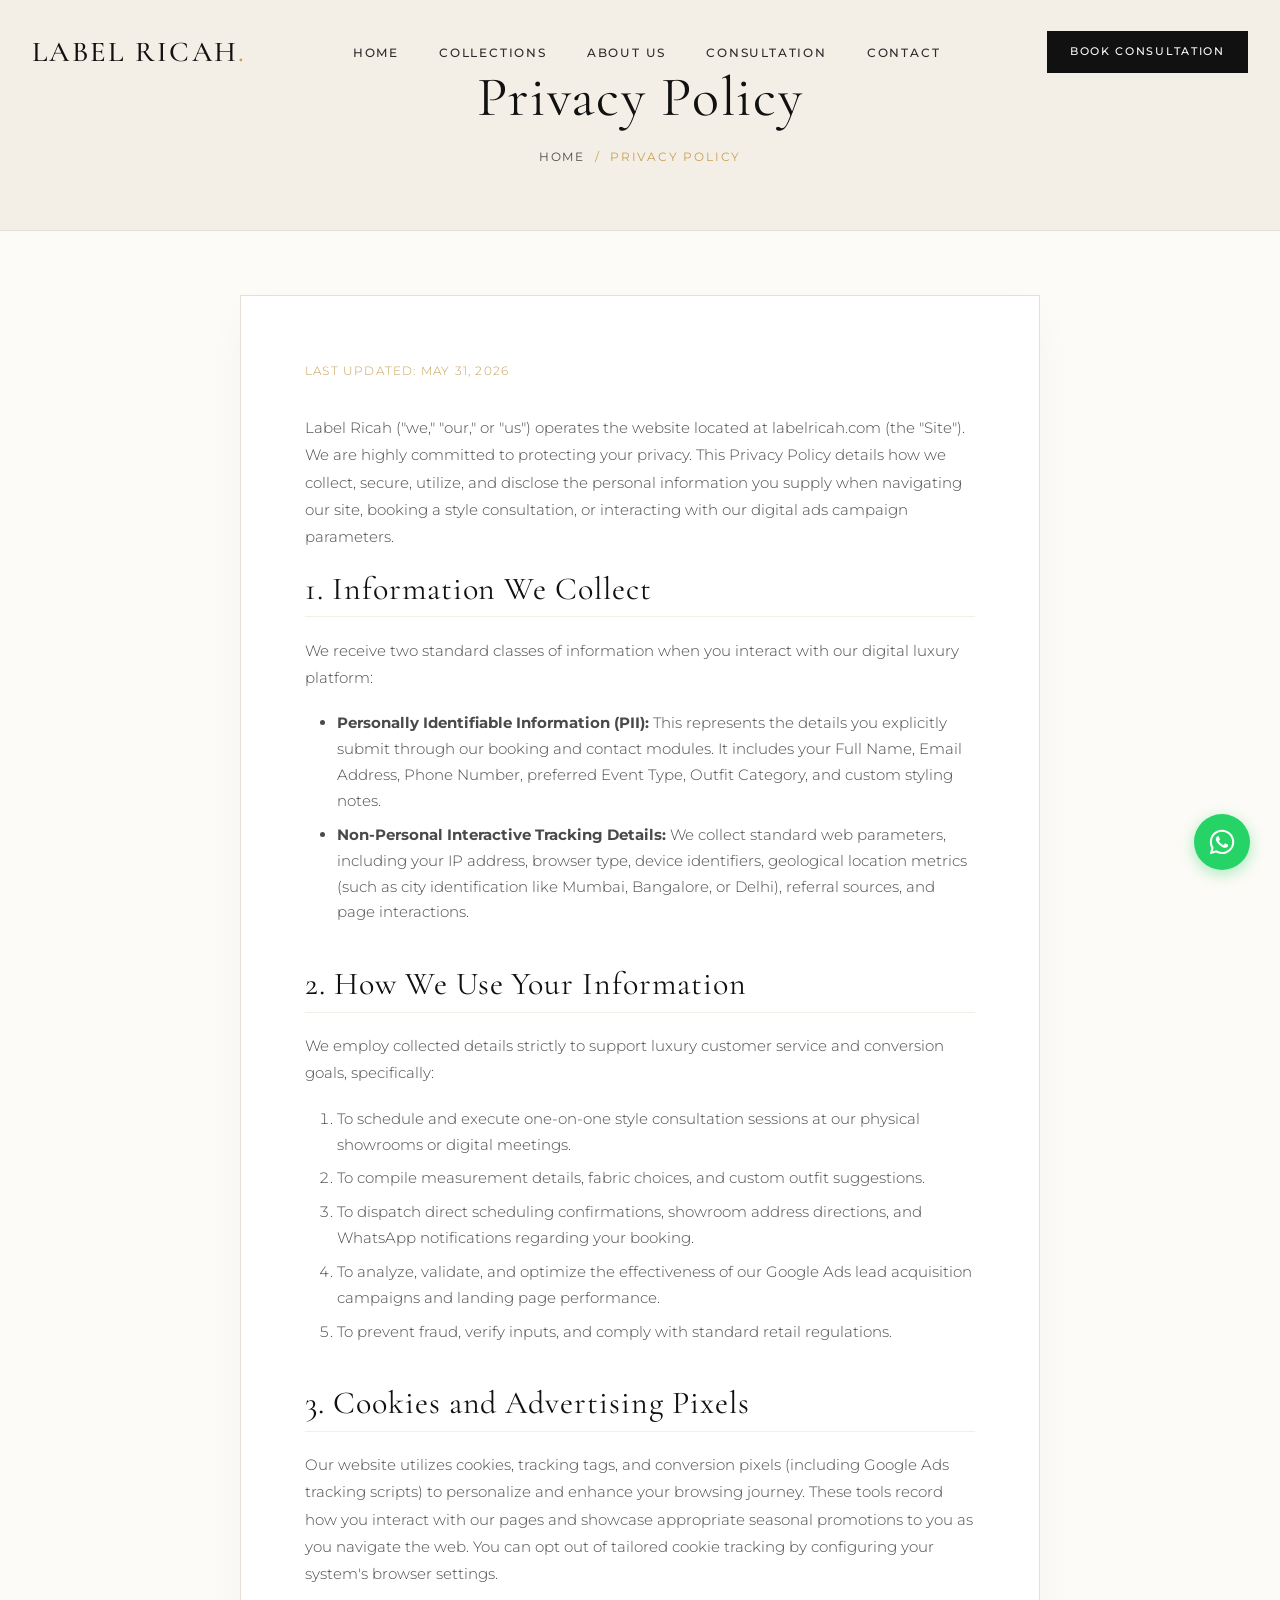
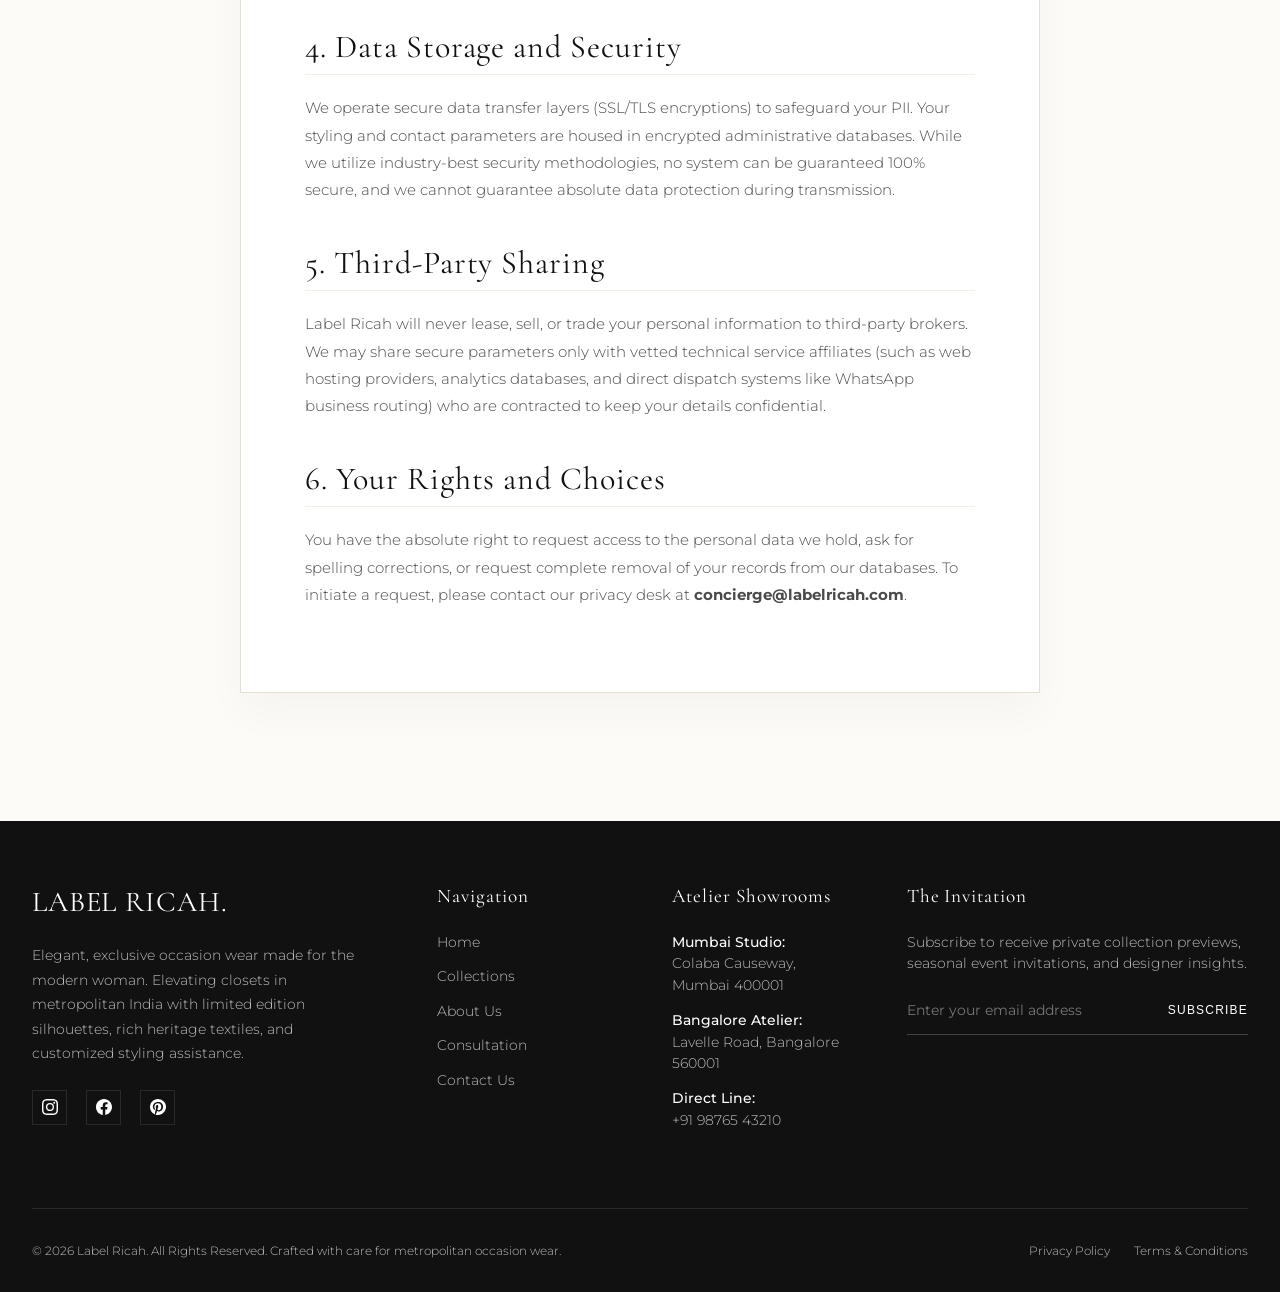
<file: privacy.html>
<!DOCTYPE html>
<html lang="en">
<head>
  <meta charset="UTF-8">
  <meta name="viewport" content="width=device-width, initial-scale=1.0">
  <title>Label Ricah | Privacy Policy</title>
  <meta name="description" content="Read Label Ricah's Privacy Policy. Understand how we collect, protect, and handle your information in accordance with luxury retail standards and digital advertising guidelines.">
  <link rel="canonical" href="https://labelricah.com/privacy.html">
  
  <!-- Favicon -->
  <link rel="icon" type="image/png" href="images/collection_gown.png">
  
  <!-- Global Stylesheet -->
  <link rel="stylesheet" href="css/styles.css">
</head>
<body>

  <!-- ========================================================================
       1. NAVIGATION HEADER
       ======================================================================== -->
  <header class="site-header">
    <div class="container header-container">
      <a href="index.html" class="logo" id="header-logo-link">LABEL RICAH<span>.</span></a>
      
      <nav class="site-nav">
        <ul class="nav-menu">
          <li><a href="index.html" class="nav-link" id="nav-home">Home</a></li>
          <li><a href="collections.html" class="nav-link" id="nav-collections">Collections</a></li>
          <li><a href="about.html" class="nav-link" id="nav-about">About Us</a></li>
          <li><a href="consultation.html" class="nav-link" id="nav-consultation">Consultation</a></li>
          <li><a href="contact.html" class="nav-link" id="nav-contact">Contact</a></li>
        </ul>
      </nav>
      
      <div class="header-actions">
        <a href="consultation.html" class="btn btn-primary header-btn" id="header-cta-btn">Book Consultation</a>
      </div>

      <button class="mobile-nav-toggle" aria-label="Toggle Navigation" id="mobile-toggle">
        <span class="bar"></span>
        <span class="bar"></span>
        <span class="bar"></span>
      </button>
    </div>
  </header>

  <!-- ========================================================================
       2. SUBPAGE HERO
       ======================================================================== -->
  <section class="subpage-hero">
    <div class="container">
      <h1>Privacy Policy</h1>
      <div class="breadcrumbs">
        <a href="index.html">Home</a> &nbsp;/&nbsp; <span>Privacy Policy</span>
      </div>
    </div>
  </section>

  <main class="main-content" style="padding-top: 0;">
    
    <!-- ========================================================================
         3. LEGAL TERMS OF PRIVACY POLICY
         ======================================================================== -->
    <section class="legal-wrapper">
      <div class="container">
        <div class="legal-content animate-on-scroll">
          <p class="update-date">Last Updated: May 31, 2026</p>
          
          <p>Label Ricah ("we," "our," or "us") operates the website located at labelricah.com (the "Site"). We are highly committed to protecting your privacy. This Privacy Policy details how we collect, secure, utilize, and disclose the personal information you supply when navigating our site, booking a style consultation, or interacting with our digital ads campaign parameters.</p>
          
          <h2>1. Information We Collect</h2>
          <p>We receive two standard classes of information when you interact with our digital luxury platform:</p>
          <ul>
            <li><strong>Personally Identifiable Information (PII):</strong> This represents the details you explicitly submit through our booking and contact modules. It includes your Full Name, Email Address, Phone Number, preferred Event Type, Outfit Category, and custom styling notes.</li>
            <li><strong>Non-Personal Interactive Tracking Details:</strong> We collect standard web parameters, including your IP address, browser type, device identifiers, geological location metrics (such as city identification like Mumbai, Bangalore, or Delhi), referral sources, and page interactions.</li>
          </ul>

          <h2>2. How We Use Your Information</h2>
          <p>We employ collected details strictly to support luxury customer service and conversion goals, specifically:</p>
          <ol>
            <li>To schedule and execute one-on-one style consultation sessions at our physical showrooms or digital meetings.</li>
            <li>To compile measurement details, fabric choices, and custom outfit suggestions.</li>
            <li>To dispatch direct scheduling confirmations, showroom address directions, and WhatsApp notifications regarding your booking.</li>
            <li>To analyze, validate, and optimize the effectiveness of our Google Ads lead acquisition campaigns and landing page performance.</li>
            <li>To prevent fraud, verify inputs, and comply with standard retail regulations.</li>
          </ol>

          <h2>3. Cookies and Advertising Pixels</h2>
          <p>Our website utilizes cookies, tracking tags, and conversion pixels (including Google Ads tracking scripts) to personalize and enhance your browsing journey. These tools record how you interact with our pages and showcase appropriate seasonal promotions to you as you navigate the web. You can opt out of tailored cookie tracking by configuring your system's browser settings.</p>

          <h2>4. Data Storage and Security</h2>
          <p>We operate secure data transfer layers (SSL/TLS encryptions) to safeguard your PII. Your styling and contact parameters are housed in encrypted administrative databases. While we utilize industry-best security methodologies, no system can be guaranteed 100% secure, and we cannot guarantee absolute data protection during transmission.</p>

          <h2>5. Third-Party Sharing</h2>
          <p>Label Ricah will never lease, sell, or trade your personal information to third-party brokers. We may share secure parameters only with vetted technical service affiliates (such as web hosting providers, analytics databases, and direct dispatch systems like WhatsApp business routing) who are contracted to keep your details confidential.</p>

          <h2>6. Your Rights and Choices</h2>
          <p>You have the absolute right to request access to the personal data we hold, ask for spelling corrections, or request complete removal of your records from our databases. To initiate a request, please contact our privacy desk at <strong>concierge@labelricah.com</strong>.</p>
        </div>
      </div>
    </section>

  </main>

  <!-- ========================================================================
       4. PROFESSIONAL FOOTER & COMPLIANCE LINKS
       ======================================================================== -->
  <footer class="site-footer">
    <div class="container">
      <div class="footer-grid">
        <div class="footer-brand" id="foot-col-brand">
          <h3>LABEL RICAH<span>.</span></h3>
          <p>Elegant, exclusive occasion wear made for the modern woman. Elevating closets in metropolitan India with limited edition silhouettes, rich heritage textiles, and customized styling assistance.</p>
          <div class="social-links">
            <a href="#" aria-label="Label Ricah on Instagram" id="social-inst">
              <svg xmlns="http://www.w3.org/2000/svg" width="16" height="16" fill="currentColor" viewBox="0 0 16 16">
                <path d="M8 0C5.829 0 5.556.01 4.703.048 3.85.088 3.269.222 2.76.42a3.917 3.917 0 0 0-1.417.923A3.927 3.927 0 0 0 .42 2.76C.222 3.268.087 3.85.048 4.7.01 5.555 0 5.827 0 8.001c0 2.172.01 2.444.048 3.297.04.852.174 1.433.372 1.942.205.526.478.972.923 1.417.444.445.89.719 1.416.923.51.198 1.09.333 1.942.372C5.555 15.99 5.827 16 8 16s2.444-.01 3.298-.048c.851-.04 1.434-.174 1.943-.372a3.916 3.916 0 0 0 1.416-.923c.445-.445.718-.891.923-1.417.197-.509.332-1.09.372-1.942C15.99 10.445 16 10.173 16 8s-.01-2.445-.048-3.299c-.04-.851-.175-1.433-.372-1.941a3.926 3.926 0 0 0-.923-1.417A3.911 3.911 0 0 0 13.24.42c-.51-.198-1.092-.333-1.943-.372C10.443.01 10.172 0 7.998 0h.003zm-.717 1.442h.718c2.136 0 2.389.007 3.232.046.78.035 1.204.166 1.486.275.373.145.64.319.92.599.28.28.453.546.598.92.11.281.24.705.275 1.485.039.843.047 1.096.047 3.231s-.008 2.389-.047 3.232c-.035.78-.166 1.203-.275 1.485a2.47 2.47 0 0 1-.599.919c-.28.28-.546.453-.92.598-.28.11-.704.24-1.485.276-.843.038-1.096.047-3.232.047s-2.39-.009-3.233-.047c-.78-.036-1.203-.166-1.485-.276a2.478 2.478 0 0 1-.92-.598 2.48 2.48 0 0 1-.6-.92c-.109-.281-.24-.705-.275-1.485-.038-.843-.046-1.096-.046-3.233 0-2.136.008-2.388.046-3.231.036-.78.166-1.204.276-1.486.145-.373.319-.64.599-.92.28-.28.546-.453.92-.598.282-.11.705-.24 1.485-.276.738-.034 1.024-.044 2.515-.045v.002zm4.988 1.328a.96.96 0 1 0 0 1.92.96.96 0 0 0 0-1.92zm-4.27 1.122a4.109 4.109 0 1 0 0 8.217 4.109 4.109 0 0 0 0-8.217zm0 1.441a2.667 2.667 0 1 1 0 5.334 2.667 2.667 0 0 1 0-5.334z"/>
              </svg>
            </a>
            <a href="#" aria-label="Label Ricah on Facebook" id="social-fb">
              <svg xmlns="http://www.w3.org/2000/svg" width="16" height="16" fill="currentColor" viewBox="0 0 16 16">
                <path d="M16 8.049c0-4.446-3.582-8.05-8-8.05C3.58 0-.002 3.603-.002 8.05c0 4.017 2.926 7.347 6.75 7.951v-5.625h-2.03V8.05H6.75V6.275c0-2.017 1.195-3.131 3.022-3.131.876 0 1.791.157 1.791.157v1.98h-1.009c-.993 0-1.303.621-1.303 1.258v1.51h2.218l-.354 2.326H9.25V16c3.824-.604 6.75-3.934 6.75-7.951z"/>
              </svg>
            </a>
            <a href="#" aria-label="Label Ricah on Pinterest" id="social-pin">
              <svg xmlns="http://www.w3.org/2000/svg" width="16" height="16" fill="currentColor" viewBox="0 0 16 16">
                <path d="M8 0a8 8 0 0 0-2.915 15.452c-.07-.633-.134-1.606.027-2.297.146-.625.938-3.977.938-3.977s-.239-.479-.239-1.187c0-1.113.645-1.943 1.448-1.943.682 0 1.012.512 1.012 1.127 0 .686-.437 1.712-.663 2.663-.188.796.4 1.446 1.185 1.446 1.422 0 2.515-1.5 2.515-3.664 0-1.915-1.377-3.254-3.342-3.254-2.276 0-3.612 1.707-3.612 3.471 0 .688.265 1.425.595 1.826a.24.24 0 0 1 .056.23c-.061.252-.196.796-.222.907-.035.146-.116.177-.268.107-1-.465-1.624-1.926-1.624-3.1 0-2.523 1.834-4.84 5.286-4.84 2.775 0 4.932 1.977 4.932 4.62 0 2.757-1.739 4.976-4.151 4.976-.811 0-1.573-.421-1.834-.919l-.498 1.902c-.18.686-.668 1.54-1.002 2.08A8 8 0 1 0 8 0z"/>
              </svg>
            </a>
          </div>
        </div>
        
        <div class="footer-links" id="foot-col-nav">
          <h4>Navigation</h4>
          <ul>
            <li><a href="index.html" id="foot-nav-home">Home</a></li>
            <li><a href="collections.html" id="foot-nav-collections">Collections</a></li>
            <li><a href="about.html" id="foot-nav-about">About Us</a></li>
            <li><a href="consultation.html" id="foot-nav-consultation">Consultation</a></li>
            <li><a href="contact.html" id="foot-nav-contact">Contact Us</a></li>
          </ul>
        </div>
        
        <div class="footer-contact" id="foot-col-contact">
          <h4>Atelier Showrooms</h4>
          <p><strong>Mumbai Studio:</strong><br>Colaba Causeway, Mumbai 400001</p>
          <p><strong>Bangalore Atelier:</strong><br>Lavelle Road, Bangalore 560001</p>
          <p><strong>Direct Line:</strong><br>+91 98765 43210</p>
        </div>
        
        <div class="footer-newsletter" id="foot-col-news">
          <h4>The Invitation</h4>
          <p>Subscribe to receive private collection previews, seasonal event invitations, and designer insights.</p>
          <form class="newsletter-form" id="foot-newsletter" onsubmit="event.preventDefault(); this.querySelector('input').value=''; alert('Thank you for subscribing to Label Ricah invitations.');">
            <input type="email" placeholder="Enter your email address" class="newsletter-input" aria-label="Newsletter Email Address" required>
            <button type="submit" class="newsletter-btn" id="news-submit-btn">Subscribe</button>
          </form>
        </div>
      </div>
      
      <div class="footer-bottom">
        <p>&copy; 2026 Label Ricah. All Rights Reserved. Crafted with care for metropolitan occasion wear.</p>
        <div class="footer-bottom-links">
          <a href="privacy.html" id="foot-privacy-link">Privacy Policy</a>
          <a href="terms.html" id="foot-terms-link">Terms & Conditions</a>
        </div>
      </div>
    </div>
  </footer>

  <!-- Floating Elements -->
  <a href="https://wa.me/919876543210?text=Hello%20Label%20Ricah%20Styling%20Team%2C%20I%27d%20like%20to%20inquire%20about%20your%20latest%20collections%20and%20consultation%20process." class="whatsapp-float" target="_blank" rel="noopener" aria-label="Inquire via WhatsApp" id="floating-whatsapp">
    <svg xmlns="http://www.w3.org/2000/svg" viewBox="0 0 448 512">
      <path d="M380.9 97.1C339 55.1 283.2 32 223.9 32c-122.4 0-222 99.6-222 222 0 39.1 10.2 77.3 29.6 111L0 480l117.7-30.9c32.4 17.7 68.9 27 106.1 27h.1c122.3 0 224.1-99.6 224.1-222 0-59.3-25.2-115-67.1-157zm-157 341.6c-33.2 0-65.7-8.9-94-25.7l-6.7-4-69.8 18.3L72 359.2l-4.4-7c-18.5-29.4-28.2-63.3-28.2-98.2 0-101.7 82.8-184.5 184.6-184.5 49.3 0 95.6 19.2 130.4 54.1 34.8 34.9 56.2 81.2 56.1 130.5 0 101.8-84.9 184.6-186.6 184.6zm101.2-138.2c-5.5-2.8-32.8-16.2-37.9-18-5.1-1.9-8.8-2.8-12.5 2.8-3.7 5.6-14.3 18-17.6 21.8-3.2 3.7-6.5 4.2-12 1.4-32.6-16.3-54-29.1-75.5-66-5.7-9.8 5.7-9.1 16.3-30.3 1.8-3.7.9-6.9-.5-9.7-1.4-2.8-12.5-30.1-17.1-41.2-4.5-10.8-9.1-9.3-12.5-9.5-3.2-.2-6.9-.2-10.6-.2-3.7 0-9.7 1.4-14.8 6.9-5.1 5.6-19.4 19-19.4 46.3 0 27.3 19.9 53.7 22.6 57.4 2.8 3.7 39.1 59.7 94.8 83.8 35.2 15.2 49 16.5 66.6 13.9 10.7-1.6 32.8-13.4 37.4-26.4 4.6-13 4.6-24.1 3.2-26.4-1.3-2.5-5-3.9-10.5-6.6z"/>
    </svg>
  </a>

  <div class="mobile-sticky-cta-bar" id="mobile-sticky-bar">
    <a href="consultation.html" class="btn btn-gold sticky-cta-btn" id="sticky-floating-cta">Book Free Consultation</a>
  </div>

  <!-- Global Interaction Script -->
  <script src="js/main.js"></script>
</body>
</html>
</file>
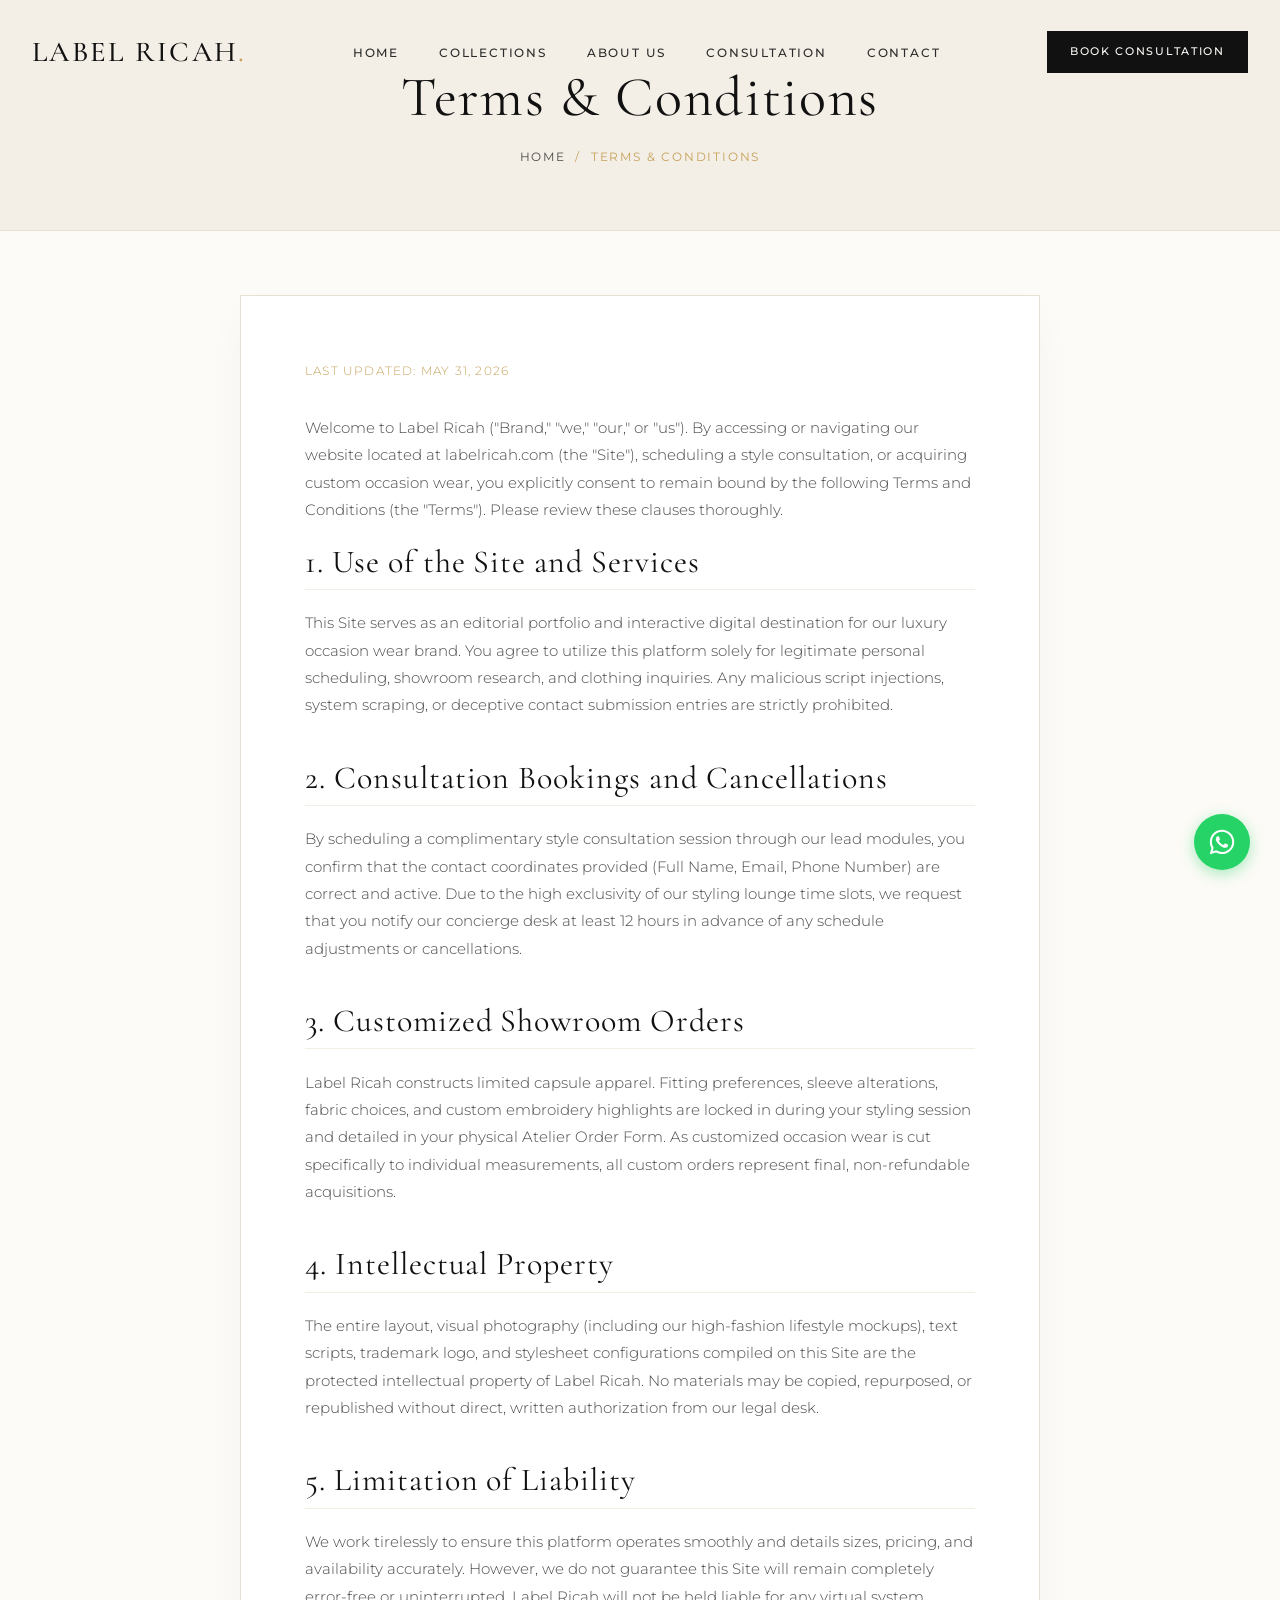
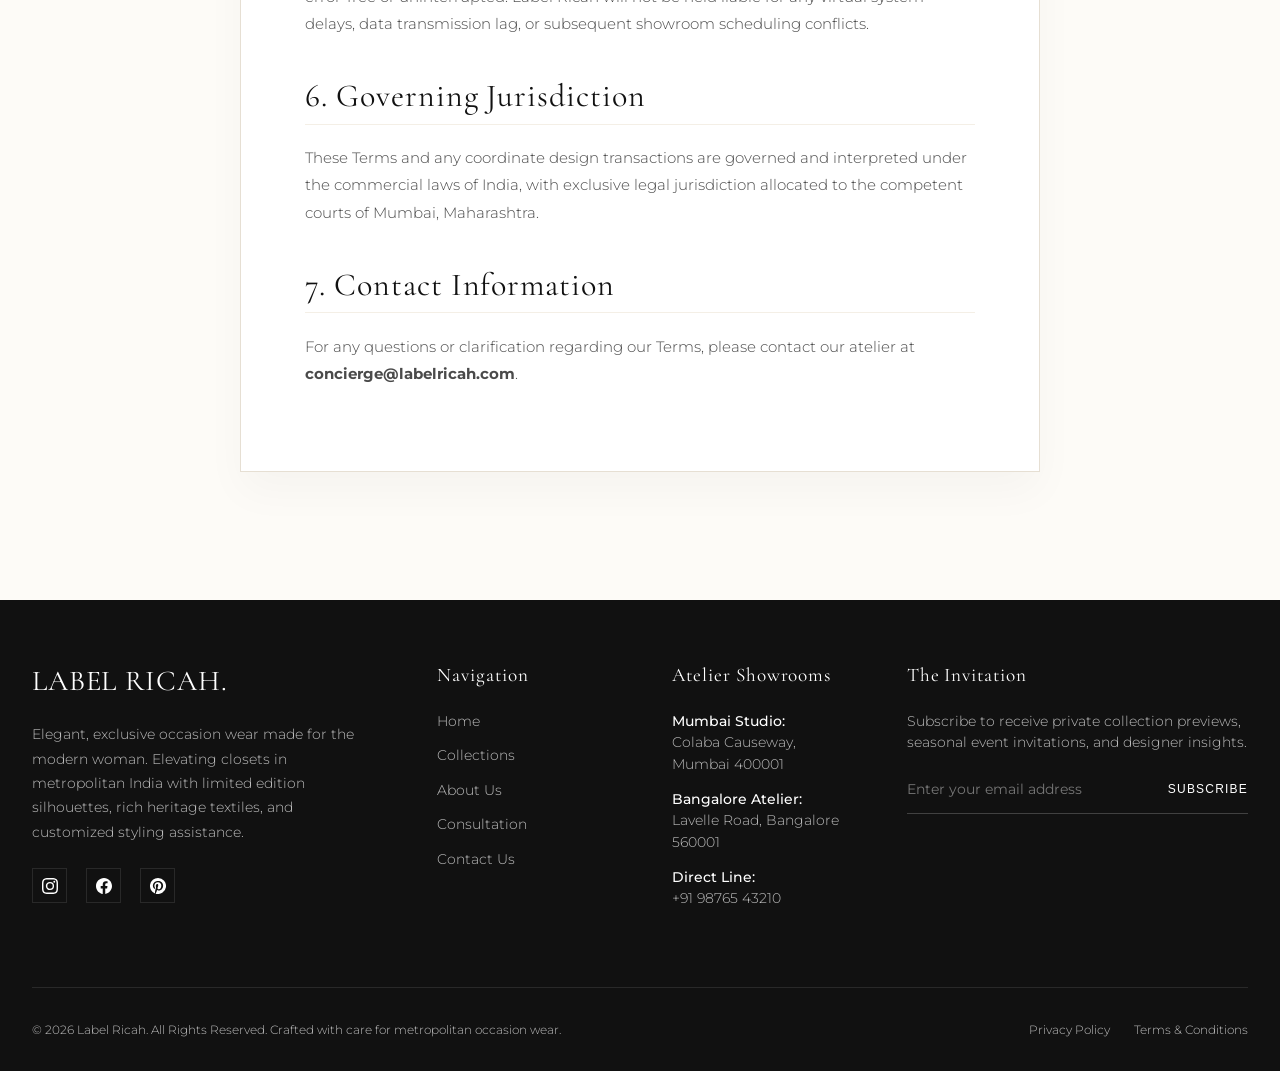
<file: terms.html>
<!DOCTYPE html>
<html lang="en">
<head>
  <meta charset="UTF-8">
  <meta name="viewport" content="width=device-width, initial-scale=1.0">
  <title>Label Ricah | Terms & Conditions</title>
  <meta name="description" content="Read Label Ricah's Terms & Conditions. Understand our showroom guidelines, consultation booking terms, styling concierge rules, and customized purchase parameters.">
  <link rel="canonical" href="https://labelricah.com/terms.html">
  
  <!-- Favicon -->
  <link rel="icon" type="image/png" href="images/collection_gown.png">
  
  <!-- Global Stylesheet -->
  <link rel="stylesheet" href="css/styles.css">
</head>
<body>

  <!-- ========================================================================
       1. NAVIGATION HEADER
       ======================================================================== -->
  <header class="site-header">
    <div class="container header-container">
      <a href="index.html" class="logo" id="header-logo-link">LABEL RICAH<span>.</span></a>
      
      <nav class="site-nav">
        <ul class="nav-menu">
          <li><a href="index.html" class="nav-link" id="nav-home">Home</a></li>
          <li><a href="collections.html" class="nav-link" id="nav-collections">Collections</a></li>
          <li><a href="about.html" class="nav-link" id="nav-about">About Us</a></li>
          <li><a href="consultation.html" class="nav-link" id="nav-consultation">Consultation</a></li>
          <li><a href="contact.html" class="nav-link" id="nav-contact">Contact</a></li>
        </ul>
      </nav>
      
      <div class="header-actions">
        <a href="consultation.html" class="btn btn-primary header-btn" id="header-cta-btn">Book Consultation</a>
      </div>

      <button class="mobile-nav-toggle" aria-label="Toggle Navigation" id="mobile-toggle">
        <span class="bar"></span>
        <span class="bar"></span>
        <span class="bar"></span>
      </button>
    </div>
  </header>

  <!-- ========================================================================
       2. SUBPAGE HERO
       ======================================================================== -->
  <section class="subpage-hero">
    <div class="container">
      <h1>Terms & Conditions</h1>
      <div class="breadcrumbs">
        <a href="index.html">Home</a> &nbsp;/&nbsp; <span>Terms & Conditions</span>
      </div>
    </div>
  </section>

  <main class="main-content" style="padding-top: 0;">
    
    <!-- ========================================================================
         3. LEGAL TERMS CONTENT
         ======================================================================== -->
    <section class="legal-wrapper">
      <div class="container">
        <div class="legal-content animate-on-scroll">
          <p class="update-date">Last Updated: May 31, 2026</p>
          
          <p>Welcome to Label Ricah ("Brand," "we," "our," or "us"). By accessing or navigating our website located at labelricah.com (the "Site"), scheduling a style consultation, or acquiring custom occasion wear, you explicitly consent to remain bound by the following Terms and Conditions (the "Terms"). Please review these clauses thoroughly.</p>
          
          <h2>1. Use of the Site and Services</h2>
          <p>This Site serves as an editorial portfolio and interactive digital destination for our luxury occasion wear brand. You agree to utilize this platform solely for legitimate personal scheduling, showroom research, and clothing inquiries. Any malicious script injections, system scraping, or deceptive contact submission entries are strictly prohibited.</p>

          <h2>2. Consultation Bookings and Cancellations</h2>
          <p>By scheduling a complimentary style consultation session through our lead modules, you confirm that the contact coordinates provided (Full Name, Email, Phone Number) are correct and active. Due to the high exclusivity of our styling lounge time slots, we request that you notify our concierge desk at least 12 hours in advance of any schedule adjustments or cancellations.</p>

          <h2>3. Customized Showroom Orders</h2>
          <p>Label Ricah constructs limited capsule apparel. Fitting preferences, sleeve alterations, fabric choices, and custom embroidery highlights are locked in during your styling session and detailed in your physical Atelier Order Form. As customized occasion wear is cut specifically to individual measurements, all custom orders represent final, non-refundable acquisitions.</p>

          <h2>4. Intellectual Property</h2>
          <p>The entire layout, visual photography (including our high-fashion lifestyle mockups), text scripts, trademark logo, and stylesheet configurations compiled on this Site are the protected intellectual property of Label Ricah. No materials may be copied, repurposed, or republished without direct, written authorization from our legal desk.</p>

          <h2>5. Limitation of Liability</h2>
          <p>We work tirelessly to ensure this platform operates smoothly and details sizes, pricing, and availability accurately. However, we do not guarantee this Site will remain completely error-free or uninterrupted. Label Ricah will not be held liable for any virtual system delays, data transmission lag, or subsequent showroom scheduling conflicts.</p>

          <h2>6. Governing Jurisdiction</h2>
          <p>These Terms and any coordinate design transactions are governed and interpreted under the commercial laws of India, with exclusive legal jurisdiction allocated to the competent courts of Mumbai, Maharashtra.</p>
          
          <h2>7. Contact Information</h2>
          <p>For any questions or clarification regarding our Terms, please contact our atelier at <strong>concierge@labelricah.com</strong>.</p>
        </div>
      </div>
    </section>

  </main>

  <!-- ========================================================================
       4. PROFESSIONAL FOOTER & COMPLIANCE LINKS
       ======================================================================== -->
  <footer class="site-footer">
    <div class="container">
      <div class="footer-grid">
        <div class="footer-brand" id="foot-col-brand">
          <h3>LABEL RICAH<span>.</span></h3>
          <p>Elegant, exclusive occasion wear made for the modern woman. Elevating closets in metropolitan India with limited edition silhouettes, rich heritage textiles, and customized styling assistance.</p>
          <div class="social-links">
            <a href="#" aria-label="Label Ricah on Instagram" id="social-inst">
              <svg xmlns="http://www.w3.org/2000/svg" width="16" height="16" fill="currentColor" viewBox="0 0 16 16">
                <path d="M8 0C5.829 0 5.556.01 4.703.048 3.85.088 3.269.222 2.76.42a3.917 3.917 0 0 0-1.417.923A3.927 3.927 0 0 0 .42 2.76C.222 3.268.087 3.85.048 4.7.01 5.555 0 5.827 0 8.001c0 2.172.01 2.444.048 3.297.04.852.174 1.433.372 1.942.205.526.478.972.923 1.417.444.445.89.719 1.416.923.51.198 1.09.333 1.942.372C5.555 15.99 5.827 16 8 16s2.444-.01 3.298-.048c.851-.04 1.434-.174 1.943-.372a3.916 3.916 0 0 0 1.416-.923c.445-.445.718-.891.923-1.417.197-.509.332-1.09.372-1.942C15.99 10.445 16 10.173 16 8s-.01-2.445-.048-3.299c-.04-.851-.175-1.433-.372-1.941a3.926 3.926 0 0 0-.923-1.417A3.911 3.911 0 0 0 13.24.42c-.51-.198-1.092-.333-1.943-.372C10.443.01 10.172 0 7.998 0h.003zm-.717 1.442h.718c2.136 0 2.389.007 3.232.046.78.035 1.204.166 1.486.275.373.145.64.319.92.599.28.28.453.546.598.92.11.281.24.705.275 1.485.039.843.047 1.096.047 3.231s-.008 2.389-.047 3.232c-.035.78-.166 1.203-.275 1.485a2.47 2.47 0 0 1-.599.919c-.28.28-.546.453-.92.598-.28.11-.704.24-1.485.276-.843.038-1.096.047-3.232.047s-2.39-.009-3.233-.047c-.78-.036-1.203-.166-1.485-.276a2.478 2.478 0 0 1-.92-.598 2.48 2.48 0 0 1-.6-.92c-.109-.281-.24-.705-.275-1.485-.038-.843-.046-1.096-.046-3.233 0-2.136.008-2.388.046-3.231.036-.78.166-1.204.276-1.486.145-.373.319-.64.599-.92.28-.28.546-.453.92-.598.282-.11.705-.24 1.485-.276.738-.034 1.024-.044 2.515-.045v.002zm4.988 1.328a.96.96 0 1 0 0 1.92.96.96 0 0 0 0-1.92zm-4.27 1.122a4.109 4.109 0 1 0 0 8.217 4.109 4.109 0 0 0 0-8.217zm0 1.441a2.667 2.667 0 1 1 0 5.334 2.667 2.667 0 0 1 0-5.334z"/>
              </svg>
            </a>
            <a href="#" aria-label="Label Ricah on Facebook" id="social-fb">
              <svg xmlns="http://www.w3.org/2000/svg" width="16" height="16" fill="currentColor" viewBox="0 0 16 16">
                <path d="M16 8.049c0-4.446-3.582-8.05-8-8.05C3.58 0-.002 3.603-.002 8.05c0 4.017 2.926 7.347 6.75 7.951v-5.625h-2.03V8.05H6.75V6.275c0-2.017 1.195-3.131 3.022-3.131.876 0 1.791.157 1.791.157v1.98h-1.009c-.993 0-1.303.621-1.303 1.258v1.51h2.218l-.354 2.326H9.25V16c3.824-.604 6.75-3.934 6.75-7.951z"/>
              </svg>
            </a>
            <a href="#" aria-label="Label Ricah on Pinterest" id="social-pin">
              <svg xmlns="http://www.w3.org/2000/svg" width="16" height="16" fill="currentColor" viewBox="0 0 16 16">
                <path d="M8 0a8 8 0 0 0-2.915 15.452c-.07-.633-.134-1.606.027-2.297.146-.625.938-3.977.938-3.977s-.239-.479-.239-1.187c0-1.113.645-1.943 1.448-1.943.682 0 1.012.512 1.012 1.127 0 .686-.437 1.712-.663 2.663-.188.796.4 1.446 1.185 1.446 1.422 0 2.515-1.5 2.515-3.664 0-1.915-1.377-3.254-3.342-3.254-2.276 0-3.612 1.707-3.612 3.471 0 .688.265 1.425.595 1.826a.24.24 0 0 1 .056.23c-.061.252-.196.796-.222.907-.035.146-.116.177-.268.107-1-.465-1.624-1.926-1.624-3.1 0-2.523 1.834-4.84 5.286-4.84 2.775 0 4.932 1.977 4.932 4.62 0 2.757-1.739 4.976-4.151 4.976-.811 0-1.573-.421-1.834-.919l-.498 1.902c-.18.686-.668 1.54-1.002 2.08A8 8 0 1 0 8 0z"/>
              </svg>
            </a>
          </div>
        </div>
        
        <div class="footer-links" id="foot-col-nav">
          <h4>Navigation</h4>
          <ul>
            <li><a href="index.html" id="foot-nav-home">Home</a></li>
            <li><a href="collections.html" id="foot-nav-collections">Collections</a></li>
            <li><a href="about.html" id="foot-nav-about">About Us</a></li>
            <li><a href="consultation.html" id="foot-nav-consultation">Consultation</a></li>
            <li><a href="contact.html" id="foot-nav-contact">Contact Us</a></li>
          </ul>
        </div>
        
        <div class="footer-contact" id="foot-col-contact">
          <h4>Atelier Showrooms</h4>
          <p><strong>Mumbai Studio:</strong><br>Colaba Causeway, Mumbai 400001</p>
          <p><strong>Bangalore Atelier:</strong><br>Lavelle Road, Bangalore 560001</p>
          <p><strong>Direct Line:</strong><br>+91 98765 43210</p>
        </div>
        
        <div class="footer-newsletter" id="foot-col-news">
          <h4>The Invitation</h4>
          <p>Subscribe to receive private collection previews, seasonal event invitations, and designer insights.</p>
          <form class="newsletter-form" id="foot-newsletter" onsubmit="event.preventDefault(); this.querySelector('input').value=''; alert('Thank you for subscribing to Label Ricah invitations.');">
            <input type="email" placeholder="Enter your email address" class="newsletter-input" aria-label="Newsletter Email Address" required>
            <button type="submit" class="newsletter-btn" id="news-submit-btn">Subscribe</button>
          </form>
        </div>
      </div>
      
      <div class="footer-bottom">
        <p>&copy; 2026 Label Ricah. All Rights Reserved. Crafted with care for metropolitan occasion wear.</p>
        <div class="footer-bottom-links">
          <a href="privacy.html" id="foot-privacy-link">Privacy Policy</a>
          <a href="terms.html" id="foot-terms-link">Terms & Conditions</a>
        </div>
      </div>
    </div>
  </footer>

  <!-- Floating Elements -->
  <a href="https://wa.me/919876543210?text=Hello%20Label%20Ricah%20Styling%20Team%2C%20I%27d%20like%20to%20inquire%20about%20your%20latest%20collections%20and%20consultation%20process." class="whatsapp-float" target="_blank" rel="noopener" aria-label="Inquire via WhatsApp" id="floating-whatsapp">
    <svg xmlns="http://www.w3.org/2000/svg" viewBox="0 0 448 512">
      <path d="M380.9 97.1C339 55.1 283.2 32 223.9 32c-122.4 0-222 99.6-222 222 0 39.1 10.2 77.3 29.6 111L0 480l117.7-30.9c32.4 17.7 68.9 27 106.1 27h.1c122.3 0 224.1-99.6 224.1-222 0-59.3-25.2-115-67.1-157zm-157 341.6c-33.2 0-65.7-8.9-94-25.7l-6.7-4-69.8 18.3L72 359.2l-4.4-7c-18.5-29.4-28.2-63.3-28.2-98.2 0-101.7 82.8-184.5 184.6-184.5 49.3 0 95.6 19.2 130.4 54.1 34.8 34.9 56.2 81.2 56.1 130.5 0 101.8-84.9 184.6-186.6 184.6zm101.2-138.2c-5.5-2.8-32.8-16.2-37.9-18-5.1-1.9-8.8-2.8-12.5 2.8-3.7 5.6-14.3 18-17.6 21.8-3.2 3.7-6.5 4.2-12 1.4-32.6-16.3-54-29.1-75.5-66-5.7-9.8 5.7-9.1 16.3-30.3 1.8-3.7.9-6.9-.5-9.7-1.4-2.8-12.5-30.1-17.1-41.2-4.5-10.8-9.1-9.3-12.5-9.5-3.2-.2-6.9-.2-10.6-.2-3.7 0-9.7 1.4-14.8 6.9-5.1 5.6-19.4 19-19.4 46.3 0 27.3 19.9 53.7 22.6 57.4 2.8 3.7 39.1 59.7 94.8 83.8 35.2 15.2 49 16.5 66.6 13.9 10.7-1.6 32.8-13.4 37.4-26.4 4.6-13 4.6-24.1 3.2-26.4-1.3-2.5-5-3.9-10.5-6.6z"/>
    </svg>
  </a>

  <div class="mobile-sticky-cta-bar" id="mobile-sticky-bar">
    <a href="consultation.html" class="btn btn-gold sticky-cta-btn" id="sticky-floating-cta">Book Free Consultation</a>
  </div>

  <!-- Global Interaction Script -->
  <script src="js/main.js"></script>
</body>
</html>
</file>
<file: css/styles.css>
/* 
========================================================================
LABEL RICAH - LUXURY DESIGN SYSTEM
========================================================================
*/

@import url('https://fonts.googleapis.com/css2?family=Cormorant+Garamond:ital,wght@0,300;0,400;0,500;0,600;0,700;1,400&family=Montserrat:wght@300;400;500;600;700&display=swap');

:root {
  /* Premium HSL Color Palette */
  --color-ivory: #FDFBF7;
  --color-champagne: #F4EFE6;
  --color-beige: #E6DFD3;
  --color-gold: #C5A059;       /* Rich, soft antique gold */
  --color-gold-light: #DFCDA8;
  --color-gold-hover: #A37E39;
  --color-charcoal: #2C2C2C;   /* Premium soft dark */
  --color-charcoal-light: #4A4A4A;
  --color-black: #111111;      /* Deep contrast black */
  --color-white: #FFFFFF;
  --color-error: #B22222;      /* Sophisticated deep red for errors */
  --color-success: #2E8B57;

  /* Typography */
  --font-serif: 'Cormorant Garamond', serif;
  --font-sans: 'Montserrat', sans-serif;

  /* Spacing System */
  --space-xs: 0.5rem;
  --space-sm: 1rem;
  --space-md: 2rem;
  --space-lg: 4rem;
  --space-xl: 8rem;

  /* Transition Curves */
  --transition-smooth: all 0.5s cubic-bezier(0.25, 1, 0.5, 1);
  --transition-fast: all 0.2s ease-in-out;
  
  /* Shadow details for a premium look */
  --shadow-premium: 0 20px 40px rgba(0, 0, 0, 0.03);
  --shadow-hover: 0 30px 60px rgba(197, 160, 89, 0.08);
}

/* ========================================================================
   1. RESET & BASE STYLES
   ======================================================================== */
*, *::before, *::after {
  box-sizing: border-box;
  margin: 0;
  padding: 0;
}

html {
  font-size: 16px;
  scroll-behavior: smooth;
  background-color: var(--color-ivory);
  color: var(--color-charcoal);
  font-family: var(--font-sans);
  line-height: 1.6;
  -webkit-font-smoothing: antialiased;
}

body {
  overflow-x: hidden;
  position: relative;
  min-height: 100vh;
  display: flex;
  flex-direction: column;
}

/* Scrollbar Customization */
::-webkit-scrollbar {
  width: 8px;
}
::-webkit-scrollbar-track {
  background: var(--color-ivory);
}
::-webkit-scrollbar-thumb {
  background: var(--color-beige);
  border-radius: 4px;
}
::-webkit-scrollbar-thumb:hover {
  background: var(--color-gold);
}

/* Headings Styling */
h1, h2, h3, h4, h5, h6 {
  font-family: var(--font-serif);
  color: var(--color-black);
  font-weight: 400;
  line-height: 1.2;
  letter-spacing: 0.03em;
}

a {
  text-decoration: none;
  color: inherit;
  transition: var(--transition-fast);
}

img {
  max-width: 100%;
  height: auto;
  display: block;
}

/* ========================================================================
   2. REUSABLE LUXURY COMPONENTS
   ======================================================================== */
.container {
  width: 100%;
  max-width: 1280px;
  margin: 0 auto;
  padding: 0 var(--space-md);
}

/* Section Header */
.section-header {
  text-align: center;
  margin-bottom: var(--space-lg);
  position: relative;
}

.section-header .subtitle {
  font-family: var(--font-sans);
  font-size: 0.8rem;
  letter-spacing: 0.25em;
  text-transform: uppercase;
  color: var(--color-gold);
  margin-bottom: 0.75rem;
  display: block;
}

.section-header h2 {
  font-size: 3rem;
  margin-bottom: 1.5rem;
  position: relative;
  display: inline-block;
}

.section-header h2::after {
  content: '';
  position: absolute;
  bottom: -0.5rem;
  left: 50%;
  transform: translateX(-50%);
  width: 50px;
  height: 1px;
  background-color: var(--color-gold);
}

.section-header p {
  max-width: 600px;
  margin: 1.5rem auto 0 auto;
  font-size: 1.1rem;
  color: var(--color-charcoal-light);
  font-weight: 300;
}

/* Buttons */
.btn {
  display: inline-block;
  font-family: var(--font-sans);
  font-size: 0.8rem;
  font-weight: 500;
  text-transform: uppercase;
  letter-spacing: 0.15em;
  padding: 1.1rem 2.2rem;
  border-radius: 0;
  cursor: pointer;
  transition: var(--transition-smooth);
  position: relative;
  text-align: center;
  border: none;
}

.btn-primary {
  background-color: var(--color-black);
  color: var(--color-ivory);
  border: 1px solid var(--color-black);
}

.btn-primary:hover {
  background-color: transparent;
  color: var(--color-black);
  border-color: var(--color-black);
}

.btn-secondary {
  background-color: transparent;
  color: var(--color-black);
  border: 1px solid var(--color-beige);
}

.btn-secondary:hover {
  background-color: var(--color-champagne);
  border-color: var(--color-gold);
  color: var(--color-gold-hover);
}

.btn-gold {
  background-color: var(--color-gold);
  color: var(--color-ivory);
  border: 1px solid var(--color-gold);
}

.btn-gold:hover {
  background-color: var(--color-black);
  border-color: var(--color-black);
}

/* Slide-Underline Hover Effect Link */
.luxury-link {
  font-family: var(--font-sans);
  font-size: 0.75rem;
  letter-spacing: 0.2em;
  text-transform: uppercase;
  color: var(--color-black);
  position: relative;
  padding-bottom: 0.35rem;
  font-weight: 500;
  display: inline-block;
}

.luxury-link::after {
  content: '';
  position: absolute;
  bottom: 0;
  left: 0;
  width: 100%;
  height: 1px;
  background-color: var(--color-gold);
  transform: scaleX(0.3);
  transform-origin: left;
  transition: var(--transition-smooth);
}

.luxury-link:hover::after {
  transform: scaleX(1);
}

/* Glassmorphism Panel */
.glass-panel {
  background: rgba(253, 251, 247, 0.85);
  backdrop-filter: blur(15px);
  -webkit-backdrop-filter: blur(15px);
  border: 1px solid rgba(230, 223, 211, 0.5);
  box-shadow: var(--shadow-premium);
}

/* Animations */
.animate-on-scroll {
  opacity: 0;
  transform: translateY(40px);
  transition: var(--transition-smooth);
}

.animate-on-scroll.appear {
  opacity: 1;
  transform: translateY(0);
}

/* ========================================================================
   3. HEADER & NAVIGATION
   ======================================================================== */
.site-header {
  position: fixed;
  top: 0;
  left: 0;
  width: 100%;
  z-index: 1000;
  transition: var(--transition-smooth);
  padding: 1.8rem 0;
  border-bottom: 1px solid transparent;
}

.site-header.scrolled {
  padding: 1rem 0;
  background: rgba(253, 251, 247, 0.9);
  backdrop-filter: blur(10px);
  -webkit-backdrop-filter: blur(10px);
  border-bottom: 1px solid var(--color-beige);
  box-shadow: 0 4px 20px rgba(0, 0, 0, 0.02);
}

.header-container {
  display: flex;
  justify-content: space-between;
  align-items: center;
}

/* Logo */
.logo {
  font-family: var(--font-serif);
  font-size: 1.8rem;
  letter-spacing: 0.08em;
  color: var(--color-black);
  font-weight: 500;
}

.logo span {
  color: var(--color-gold);
}

/* Desktop Navigation */
.nav-menu {
  display: flex;
  list-style: none;
  gap: 2.5rem;
}

.nav-link {
  font-family: var(--font-sans);
  font-size: 0.75rem;
  letter-spacing: 0.15em;
  text-transform: uppercase;
  color: var(--color-charcoal);
  font-weight: 500;
  position: relative;
  padding: 0.5rem 0;
}

.nav-link::after {
  content: '';
  position: absolute;
  bottom: 0;
  left: 0;
  width: 100%;
  height: 1px;
  background-color: var(--color-gold);
  transform: scaleX(0);
  transform-origin: right;
  transition: transform 0.4s cubic-bezier(0.25, 1, 0.5, 1);
}

.nav-link:hover {
  color: var(--color-black);
}

.nav-link:hover::after {
  transform: scaleX(1);
  transform-origin: left;
}

.nav-link.active {
  color: var(--color-gold);
}

.nav-link.active::after {
  transform: scaleX(1);
  background-color: var(--color-gold);
}

/* Header CTAs */
.header-actions {
  display: flex;
  align-items: center;
  gap: 1.5rem;
}

.header-btn {
  padding: 0.7rem 1.4rem;
  font-size: 0.7rem;
}

/* Mobile Toggle Hamburger */
.mobile-nav-toggle {
  display: none;
  background: none;
  border: none;
  cursor: pointer;
  padding: 0.5rem;
  z-index: 1100;
}

.mobile-nav-toggle .bar {
  display: block;
  width: 25px;
  height: 1px;
  margin: 6px auto;
  background-color: var(--color-black);
  transition: var(--transition-smooth);
}

/* ========================================================================
   4. PAGES GENERAL WRAPPER & FOOTER
   ======================================================================== */
main.main-content {
  flex: 1;
  padding-top: 5.5rem; /* Header height offset */
}

/* Standard Hero for Subpages */
.subpage-hero {
  background-color: var(--color-champagne);
  padding: var(--space-lg) 0;
  text-align: center;
  border-bottom: 1px solid var(--color-beige);
}

.subpage-hero h1 {
  font-size: 3.5rem;
  margin-bottom: 1rem;
}

.subpage-hero .breadcrumbs {
  font-family: var(--font-sans);
  font-size: 0.75rem;
  text-transform: uppercase;
  letter-spacing: 0.15em;
  color: var(--color-gold);
}

.subpage-hero .breadcrumbs a {
  color: var(--color-charcoal-light);
  transition: var(--transition-fast);
}

.subpage-hero .breadcrumbs a:hover {
  color: var(--color-gold);
}

/* Footer Section */
.site-footer {
  background-color: var(--color-black);
  color: #BDBDBD;
  padding: var(--space-lg) 0 var(--space-md) 0;
  font-family: var(--font-sans);
  font-size: 0.85rem;
}

.footer-grid {
  display: grid;
  grid-template-columns: 2fr 1fr 1fr 2fr;
  gap: var(--space-lg);
  margin-bottom: var(--space-lg);
}

.footer-brand h3 {
  color: var(--color-white);
  font-size: 1.8rem;
  margin-bottom: 1.5rem;
}

.footer-brand p {
  margin-bottom: 1.5rem;
  font-weight: 300;
  line-height: 1.8;
}

.footer-brand .social-links {
  display: flex;
  gap: 1.2rem;
}

.footer-brand .social-links a {
  width: 35px;
  height: 35px;
  border: 1px solid rgba(255, 255, 255, 0.1);
  display: flex;
  align-items: center;
  justify-content: center;
  color: var(--color-white);
  transition: var(--transition-smooth);
}

.footer-brand .social-links a:hover {
  border-color: var(--color-gold);
  color: var(--color-gold);
  transform: translateY(-3px);
}

.footer-links h4,
.footer-contact h4,
.footer-newsletter h4 {
  color: var(--color-white);
  font-family: var(--font-serif);
  font-size: 1.2rem;
  margin-bottom: 1.5rem;
  letter-spacing: 0.05em;
}

.footer-links ul {
  list-style: none;
}

.footer-links ul li {
  margin-bottom: 0.8rem;
}

.footer-links ul li a {
  transition: var(--transition-fast);
  font-weight: 300;
}

.footer-links ul li a:hover {
  color: var(--color-gold);
  padding-left: 3px;
}

.footer-contact p {
  margin-bottom: 0.8rem;
  font-weight: 300;
}

.footer-contact p strong {
  color: var(--color-white);
  font-weight: 500;
}

.footer-newsletter p {
  margin-bottom: 1.2rem;
  font-weight: 300;
}

.newsletter-form {
  display: flex;
  border-bottom: 1px solid rgba(255, 255, 255, 0.2);
  padding-bottom: 0.5rem;
  transition: var(--transition-smooth);
}

.newsletter-form:focus-within {
  border-color: var(--color-gold);
}

.newsletter-input {
  background: transparent;
  border: none;
  color: var(--color-white);
  flex: 1;
  padding: 0.5rem 0;
  font-family: var(--font-sans);
  font-size: 0.85rem;
}

.newsletter-input:focus {
  outline: none;
}

.newsletter-btn {
  background: transparent;
  border: none;
  color: var(--color-white);
  cursor: pointer;
  font-size: 0.75rem;
  text-transform: uppercase;
  letter-spacing: 0.1em;
  transition: var(--transition-fast);
}

.newsletter-btn:hover {
  color: var(--color-gold);
}

.footer-bottom {
  border-top: 1px solid rgba(255, 255, 255, 0.1);
  padding-top: var(--space-md);
  display: flex;
  justify-content: space-between;
  align-items: center;
  font-size: 0.75rem;
  font-weight: 300;
}

.footer-bottom-links {
  display: flex;
  gap: 1.5rem;
}

.footer-bottom-links a {
  transition: var(--transition-fast);
}

.footer-bottom-links a:hover {
  color: var(--color-gold);
}

/* ========================================================================
   5. HOME PAGE SECTIONS
   ======================================================================== */

/* HERO SECTION */
.hero {
  height: 90vh;
  position: relative;
  display: flex;
  align-items: center;
  color: var(--color-white);
  background-color: var(--color-black);
  margin-top: -5.5rem;
  overflow: hidden;
}

.hero-bg-wrapper {
  position: absolute;
  top: 0;
  left: 0;
  width: 100%;
  height: 100%;
  z-index: 1;
}

.hero-bg-wrapper::after {
  content: '';
  position: absolute;
  top: 0;
  left: 0;
  width: 100%;
  height: 100%;
  background: linear-gradient(
    90deg, 
    rgba(17, 17, 17, 0.85) 0%, 
    rgba(17, 17, 17, 0.5) 50%, 
    rgba(17, 17, 17, 0.1) 100%
  );
  z-index: 2;
}

.hero-bg-image {
  width: 100%;
  height: 100%;
  object-fit: cover;
  object-position: center 20%;
  transform: scale(1.05);
  animation: slowZoom 20s infinite alternate;
}

@keyframes slowZoom {
  0% { transform: scale(1); }
  100% { transform: scale(1.08); }
}

.hero-content {
  position: relative;
  z-index: 3;
  max-width: 680px;
}

.hero-tagline {
  font-family: var(--font-sans);
  font-size: 0.8rem;
  letter-spacing: 0.3em;
  text-transform: uppercase;
  color: var(--color-gold);
  margin-bottom: 1.5rem;
  display: block;
}

.hero h1 {
  color: var(--color-white);
  font-size: 4rem;
  line-height: 1.1;
  margin-bottom: 2rem;
  font-weight: 300;
}

.hero-subtext {
  font-size: 1.15rem;
  font-weight: 300;
  line-height: 1.8;
  margin-bottom: 2.5rem;
  color: rgba(255, 255, 255, 0.85);
}

.hero-actions {
  display: flex;
  gap: 1.5rem;
}

/* FEATURED COLLECTIONS SECTION */
.collections-section {
  padding: var(--space-xl) 0;
  background-color: var(--color-ivory);
}

.collections-grid {
  display: grid;
  grid-template-columns: repeat(3, 1fr);
  gap: var(--space-md);
}

.collection-card {
  position: relative;
  overflow: hidden;
  height: 600px;
  background-color: var(--color-black);
}

.collection-img-container {
  width: 100%;
  height: 100%;
  transition: var(--transition-smooth);
}

.collection-card img {
  width: 100%;
  height: 100%;
  object-fit: cover;
  transition: var(--transition-smooth);
}

.collection-overlay {
  position: absolute;
  top: 0;
  left: 0;
  width: 100%;
  height: 100%;
  background: linear-gradient(
    to bottom,
    rgba(17, 17, 17, 0.1) 0%,
    rgba(17, 17, 17, 0.3) 50%,
    rgba(17, 17, 17, 0.8) 100%
  );
  z-index: 2;
  display: flex;
  flex-direction: column;
  justify-content: flex-end;
  padding: var(--space-md);
  transition: var(--transition-smooth);
}

.collection-card h3 {
  color: var(--color-white);
  font-size: 2.2rem;
  margin-bottom: 0.5rem;
  transform: translateY(10px);
  transition: var(--transition-smooth);
}

.collection-card p {
  color: rgba(255, 255, 255, 0.7);
  font-family: var(--font-sans);
  font-size: 0.75rem;
  letter-spacing: 0.15em;
  text-transform: uppercase;
  margin-bottom: 1.5rem;
  transform: translateY(15px);
  transition: var(--transition-smooth);
  opacity: 0;
}

.collection-card .collection-cta {
  transform: translateY(20px);
  transition: var(--transition-smooth);
  opacity: 0;
}

.collection-card:hover .collection-img-container {
  transform: scale(1.05);
}

.collection-card:hover img {
  filter: brightness(0.85);
}

.collection-card:hover .collection-overlay {
  background: linear-gradient(
    to bottom,
    rgba(17, 17, 17, 0.15) 0%,
    rgba(17, 17, 17, 0.45) 40%,
    rgba(17, 17, 17, 0.9) 100%
  );
}

.collection-card:hover h3 {
  transform: translateY(0);
}

.collection-card:hover p {
  transform: translateY(0);
  opacity: 1;
}

.collection-card:hover .collection-cta {
  transform: translateY(0);
  opacity: 1;
}

/* WHY CHOOSE SECTION */
.why-choose-section {
  padding: var(--space-xl) 0;
  background-color: var(--color-champagne);
  border-top: 1px solid var(--color-beige);
  border-bottom: 1px solid var(--color-beige);
}

.why-grid {
  display: grid;
  grid-template-columns: repeat(4, 1fr);
  gap: var(--space-md);
}

.why-card {
  text-align: center;
  padding: var(--space-md);
  border: 1px solid transparent;
  transition: var(--transition-smooth);
}

.why-card:hover {
  background-color: var(--color-ivory);
  border-color: var(--color-beige);
  box-shadow: var(--shadow-premium);
  transform: translateY(-5px);
}

.why-icon {
  margin: 0 auto 1.5rem auto;
  width: 50px;
  height: 50px;
  display: flex;
  align-items: center;
  justify-content: center;
  color: var(--color-gold);
}

.why-icon svg {
  width: 32px;
  height: 32px;
  stroke-width: 1px;
}

.why-card h3 {
  font-size: 1.4rem;
  margin-bottom: 1rem;
}

.why-card p {
  font-size: 0.9rem;
  color: var(--color-charcoal-light);
  line-height: 1.7;
  font-weight: 300;
}

/* HOW IT WORKS SECTION */
.how-it-works-section {
  padding: var(--space-xl) 0;
  background-color: var(--color-ivory);
}

.steps-container {
  display: grid;
  grid-template-columns: repeat(4, 1fr);
  gap: var(--space-md);
  position: relative;
}

.steps-container::after {
  content: '';
  position: absolute;
  top: 50px;
  left: 10%;
  width: 80%;
  height: 1px;
  background-color: var(--color-beige);
  z-index: 1;
}

.step-card {
  text-align: center;
  position: relative;
  z-index: 2;
}

.step-num {
  font-family: var(--font-serif);
  font-size: 1.5rem;
  width: 50px;
  height: 50px;
  background-color: var(--color-ivory);
  border: 1px solid var(--color-beige);
  color: var(--color-gold);
  border-radius: 50%;
  display: flex;
  align-items: center;
  justify-content: center;
  margin: 0 auto 1.8rem auto;
  transition: var(--transition-smooth);
}

.step-card:hover .step-num {
  border-color: var(--color-gold);
  background-color: var(--color-black);
  color: var(--color-white);
  box-shadow: 0 0 15px rgba(197, 160, 89, 0.4);
}

.step-card h3 {
  font-size: 1.3rem;
  margin-bottom: 0.8rem;
}

.step-card p {
  font-size: 0.9rem;
  color: var(--color-charcoal-light);
  padding: 0 0.5rem;
  font-weight: 300;
}

/* TESTIMONIALS SECTION */
.testimonials-section {
  padding: var(--space-xl) 0;
  background-color: var(--color-champagne);
  border-top: 1px solid var(--color-beige);
}

.testimonial-carousel {
  max-width: 800px;
  margin: 0 auto;
  position: relative;
  text-align: center;
}

.testimonial-item {
  display: none;
  animation: fadeIn 0.8s ease;
}

.testimonial-item.active {
  display: block;
}

@keyframes fadeIn {
  from { opacity: 0; transform: translateY(10px); }
  to { opacity: 1; transform: translateY(0); }
}

.testimonial-quote {
  font-family: var(--font-serif);
  font-size: 2rem;
  line-height: 1.5;
  color: var(--color-black);
  margin-bottom: 2rem;
  font-style: italic;
  font-weight: 300;
}

.testimonial-author {
  font-family: var(--font-sans);
  font-size: 0.8rem;
  letter-spacing: 0.2em;
  text-transform: uppercase;
  color: var(--color-gold);
  margin-bottom: 0.25rem;
  font-weight: 600;
}

.testimonial-meta {
  font-size: 0.75rem;
  color: var(--color-charcoal-light);
  font-weight: 300;
}

.testimonial-dots {
  display: flex;
  justify-content: center;
  gap: 0.75rem;
  margin-top: 3rem;
}

.dot {
  width: 8px;
  height: 8px;
  border-radius: 50%;
  border: 1px solid var(--color-gold);
  cursor: pointer;
  transition: var(--transition-fast);
}

.dot.active {
  background-color: var(--color-gold);
  transform: scale(1.2);
}

/* LEAD CAPTURE SECTION (IN-PAGE FORM) */
.lead-capture-section {
  padding: var(--space-xl) 0;
  background-color: var(--color-ivory);
}

.lead-split {
  display: grid;
  grid-template-columns: 1.2fr 1.8fr;
  gap: var(--space-lg);
  align-items: center;
}

.lead-info h2 {
  font-size: 2.8rem;
  margin-bottom: 1.5rem;
}

.lead-info p {
  font-size: 1.05rem;
  color: var(--color-charcoal-light);
  margin-bottom: 2rem;
  font-weight: 300;
  line-height: 1.8;
}

.perks-list {
  list-style: none;
}

.perks-list li {
  display: flex;
  align-items: center;
  gap: 1rem;
  margin-bottom: 1.2rem;
  font-size: 0.95rem;
}

.perks-list li svg {
  color: var(--color-gold);
  width: 20px;
  height: 20px;
  flex-shrink: 0;
}

/* LUXURY FORM DESIGN */
.luxury-form {
  padding: var(--space-md) var(--space-lg);
  border: 1px solid var(--color-beige);
  background-color: var(--color-white);
  box-shadow: var(--shadow-premium);
  position: relative;
}

.luxury-form::before {
  content: '';
  position: absolute;
  top: 10px;
  left: 10px;
  right: 10px;
  bottom: 10px;
  border: 1px solid rgba(197, 160, 89, 0.2);
  pointer-events: none;
}

.form-title {
  text-align: center;
  font-size: 1.8rem;
  margin-bottom: 2rem;
}

.form-group-row {
  display: grid;
  grid-template-columns: 1fr 1fr;
  gap: var(--space-sm);
}

.form-group {
  margin-bottom: 1.5rem;
  position: relative;
}

.form-label {
  display: block;
  font-family: var(--font-sans);
  font-size: 0.7rem;
  text-transform: uppercase;
  letter-spacing: 0.15em;
  color: var(--color-charcoal-light);
  margin-bottom: 0.5rem;
  font-weight: 500;
}

.form-control {
  width: 100%;
  padding: 0.9rem 1.2rem;
  border: 1px solid var(--color-beige);
  background-color: var(--color-ivory);
  font-family: var(--font-sans);
  font-size: 0.85rem;
  color: var(--color-black);
  border-radius: 0;
  transition: var(--transition-smooth);
}

.form-control:focus {
  outline: none;
  border-color: var(--color-gold);
  background-color: var(--color-white);
  box-shadow: 0 0 10px rgba(197, 160, 89, 0.08);
}

select.form-control {
  appearance: none;
  background-image: url("data:image/svg+xml,%3Csvg xmlns='http://www.w3.org/2000/svg' width='12' height='12' viewBox='0 0 24 24' fill='none' stroke='%23C5A059' stroke-width='2' stroke-linecap='round' stroke-linejoin='round'%3E%3Cpolyline points='6 9 12 15 18 9'%3E%3C/polyline%3E%3C/svg%3E");
  background-repeat: no-repeat;
  background-position: right 1.2rem center;
  padding-right: 2.5rem;
}

/* Error states for form */
.form-group.has-error .form-control {
  border-color: var(--color-error);
}

.error-message {
  font-size: 0.7rem;
  color: var(--color-error);
  margin-top: 0.35rem;
  display: none;
  animation: fadeIn 0.3s ease;
}

.form-group.has-error .error-message {
  display: block;
}

.form-submit-btn {
  width: 100%;
  margin-top: 1rem;
}

.form-success-overlay {
  position: absolute;
  top: 0;
  left: 0;
  width: 100%;
  height: 100%;
  background: var(--color-white);
  z-index: 10;
  display: flex;
  flex-direction: column;
  align-items: center;
  justify-content: center;
  text-align: center;
  padding: var(--space-md);
  opacity: 0;
  pointer-events: none;
  transition: var(--transition-smooth);
}

.form-success-overlay.show {
  opacity: 1;
  pointer-events: auto;
}

.success-icon {
  width: 60px;
  height: 60px;
  border-radius: 50%;
  border: 1px solid var(--color-gold);
  color: var(--color-gold);
  display: flex;
  align-items: center;
  justify-content: center;
  margin-bottom: 1.5rem;
}

.success-icon svg {
  width: 32px;
  height: 32px;
}

/* ========================================================================
   6. COLLECTIONS PAGE
   ======================================================================== */
.collections-container {
  padding: var(--space-lg) 0 var(--space-xl) 0;
}

.collections-filters {
  display: flex;
  justify-content: center;
  gap: 1.5rem;
  margin-bottom: var(--space-lg);
}

.filter-btn {
  background: none;
  border: none;
  font-family: var(--font-sans);
  font-size: 0.75rem;
  text-transform: uppercase;
  letter-spacing: 0.2em;
  padding: 0.5rem 1rem;
  cursor: pointer;
  color: var(--color-charcoal-light);
  position: relative;
  transition: var(--transition-fast);
}

.filter-btn::after {
  content: '';
  position: absolute;
  bottom: 0;
  left: 50%;
  transform: translateX(-50%) scaleX(0);
  width: 60%;
  height: 1px;
  background-color: var(--color-gold);
  transition: var(--transition-smooth);
}

.filter-btn:hover, .filter-btn.active {
  color: var(--color-black);
}

.filter-btn.active::after {
  transform: translateX(-50%) scaleX(1);
}

.product-grid {
  display: grid;
  grid-template-columns: repeat(3, 1fr);
  gap: var(--space-md) var(--space-sm);
}

.product-card {
  background-color: var(--color-white);
  border: 1px solid var(--color-champagne);
  overflow: hidden;
  transition: var(--transition-smooth);
  display: flex;
  flex-direction: column;
}

.product-card:hover {
  transform: translateY(-8px);
  box-shadow: var(--shadow-hover);
  border-color: var(--color-beige);
}

.product-img-wrapper {
  height: 480px;
  overflow: hidden;
  position: relative;
  background-color: var(--color-champagne);
}

.product-img-wrapper img {
  width: 100%;
  height: 100%;
  object-fit: cover;
  transition: var(--transition-smooth);
}

.product-card:hover .product-img-wrapper img {
  transform: scale(1.04);
}

.product-tag {
  position: absolute;
  top: 1.2rem;
  left: 1.2rem;
  background-color: var(--color-white);
  color: var(--color-gold);
  font-family: var(--font-sans);
  font-size: 0.65rem;
  text-transform: uppercase;
  letter-spacing: 0.15em;
  padding: 0.4rem 0.8rem;
  border: 1px solid var(--color-beige);
}

.product-info {
  padding: var(--space-sm) 1.2rem 1.2rem 1.2rem;
  flex: 1;
  display: flex;
  flex-direction: column;
  justify-content: space-between;
}

.product-details {
  margin-bottom: 1.2rem;
}

.product-category {
  font-family: var(--font-sans);
  font-size: 0.65rem;
  text-transform: uppercase;
  letter-spacing: 0.15em;
  color: var(--color-gold);
  margin-bottom: 0.5rem;
  display: block;
}

.product-title {
  font-size: 1.6rem;
  margin-bottom: 0.5rem;
}

.product-desc {
  font-size: 0.85rem;
  color: var(--color-charcoal-light);
  font-weight: 300;
}

.product-actions {
  display: flex;
  justify-content: space-between;
  align-items: center;
  border-top: 1px solid var(--color-champagne);
  padding-top: var(--space-sm);
}

.product-price {
  font-family: var(--font-serif);
  font-size: 1.25rem;
  color: var(--color-black);
  font-weight: 500;
}

.product-btn {
  padding: 0.6rem 1.2rem;
  font-size: 0.65rem;
}

/* ========================================================================
   7. CONSULTATION PAGE
   ======================================================================== */
.consultation-wrapper {
  padding: var(--space-lg) 0 var(--space-xl) 0;
  background-color: var(--color-ivory);
}

.consultation-grid {
  display: grid;
  grid-template-columns: 1fr 1.2fr;
  gap: var(--space-lg);
  align-items: start;
}

.consultation-details {
  position: sticky;
  top: 120px;
}

.consultation-details h2 {
  font-size: 3rem;
  margin-bottom: 1.5rem;
}

.consultation-details .intro-text {
  font-size: 1.1rem;
  line-height: 1.8;
  font-weight: 300;
  margin-bottom: 2rem;
}

.consultation-steps {
  margin-top: 2.5rem;
}

.c-step {
  display: flex;
  gap: 1.5rem;
  margin-bottom: 1.8rem;
}

.c-step-num {
  font-family: var(--font-serif);
  font-size: 1.2rem;
  width: 40px;
  height: 40px;
  border: 1px solid var(--color-gold);
  color: var(--color-gold);
  border-radius: 50%;
  display: flex;
  align-items: center;
  justify-content: center;
  flex-shrink: 0;
}

.c-step-body h4 {
  font-size: 1.15rem;
  margin-bottom: 0.35rem;
}

.c-step-body p {
  font-size: 0.85rem;
  color: var(--color-charcoal-light);
  font-weight: 300;
}

/* ========================================================================
   8. ABOUT US PAGE
   ======================================================================== */
.about-story {
  padding: var(--space-xl) 0;
  background-color: var(--color-ivory);
}

.about-row {
  display: grid;
  grid-template-columns: 1.2fr 1.8fr;
  gap: var(--space-lg);
  align-items: center;
  margin-bottom: var(--space-xl);
}

.about-row.reverse {
  grid-template-columns: 1.8fr 1.2fr;
}

.about-img-container {
  height: 600px;
  overflow: hidden;
  border: 1px solid var(--color-beige);
  padding: 10px;
  background-color: var(--color-white);
}

.about-img-container img {
  width: 100%;
  height: 100%;
  object-fit: cover;
}

.about-text h2 {
  font-size: 2.8rem;
  margin-bottom: 1.5rem;
}

.about-text p {
  font-size: 1.05rem;
  line-height: 1.8;
  color: var(--color-charcoal-light);
  margin-bottom: 1.5rem;
  font-weight: 300;
}

.about-quote {
  border-left: 2px solid var(--color-gold);
  padding-left: 1.5rem;
  margin: 2rem 0;
}

.about-quote blockquote {
  font-family: var(--font-serif);
  font-size: 1.6rem;
  font-style: italic;
  line-height: 1.4;
  color: var(--color-black);
}

/* Craftsmanship grid values */
.values-section {
  padding: var(--space-xl) 0;
  background-color: var(--color-champagne);
  border-top: 1px solid var(--color-beige);
}

.values-grid {
  display: grid;
  grid-template-columns: repeat(3, 1fr);
  gap: var(--space-md);
}

.value-card {
  text-align: center;
  padding: var(--space-md);
}

.value-card h3 {
  font-size: 1.5rem;
  margin-bottom: 1rem;
}

.value-card p {
  font-size: 0.9rem;
  color: var(--color-charcoal-light);
  font-weight: 300;
}

/* ========================================================================
   9. CONTACT PAGE
   ======================================================================== */
.contact-container {
  padding: var(--space-lg) 0 var(--space-xl) 0;
}

.contact-grid {
  display: grid;
  grid-template-columns: 1.2fr 1.8fr;
  gap: var(--space-lg);
}

.contact-info-panel h3 {
  font-size: 2rem;
  margin-bottom: 1.5rem;
}

.contact-info-panel p {
  font-size: 1rem;
  color: var(--color-charcoal-light);
  margin-bottom: 2rem;
  font-weight: 300;
}

.contact-details-list {
  margin-bottom: 3rem;
}

.contact-detail-item {
  display: flex;
  gap: 1.2rem;
  margin-bottom: 1.5rem;
}

.contact-detail-item .icon {
  color: var(--color-gold);
  width: 24px;
  height: 24px;
  margin-top: 0.2rem;
  flex-shrink: 0;
}

.contact-detail-item .icon svg {
  width: 100%;
  height: 100%;
}

.contact-detail-item h4 {
  font-size: 1.1rem;
  margin-bottom: 0.25rem;
}

.contact-detail-item p {
  font-size: 0.85rem;
  margin-bottom: 0;
  line-height: 1.6;
}

/* Showroom branches style */
.showrooms-section {
  border-top: 1px solid var(--color-champagne);
  padding-top: var(--space-md);
}

.showrooms-section h4 {
  font-size: 1.2rem;
  margin-bottom: 1.2rem;
}

.showrooms-grid {
  display: grid;
  grid-template-columns: 1fr 1fr;
  gap: var(--space-sm);
}

.showroom-card {
  padding: var(--space-sm);
  border: 1px solid var(--color-champagne);
}

.showroom-card h5 {
  font-family: var(--font-sans);
  font-size: 0.85rem;
  font-weight: 600;
  text-transform: uppercase;
  letter-spacing: 0.1em;
  color: var(--color-black);
  margin-bottom: 0.5rem;
}

.showroom-card p {
  font-size: 0.8rem;
  color: var(--color-charcoal-light);
  margin-bottom: 0;
}

/* Contact map section */
.map-container {
  margin-top: var(--space-xl);
  border: 1px solid var(--color-beige);
  padding: 10px;
  background-color: var(--color-white);
  height: 450px;
}

.map-placeholder {
  width: 100%;
  height: 100%;
  background-color: var(--color-champagne);
  display: flex;
  flex-direction: column;
  align-items: center;
  justify-content: center;
  text-align: center;
  padding: var(--space-md);
  position: relative;
  overflow: hidden;
}

.map-placeholder img {
  position: absolute;
  top: 0;
  left: 0;
  width: 100%;
  height: 100%;
  object-fit: cover;
  opacity: 0.35;
  filter: grayscale(1);
}

.map-placeholder-content {
  position: relative;
  z-index: 2;
  max-width: 400px;
}

.map-placeholder-content svg {
  color: var(--color-gold);
  width: 48px;
  height: 48px;
  margin-bottom: 1rem;
}

.map-placeholder-content h4 {
  font-size: 1.4rem;
  margin-bottom: 0.5rem;
}

.map-placeholder-content p {
  font-size: 0.85rem;
  color: var(--color-charcoal-light);
  font-weight: 300;
}

/* ========================================================================
   10. LEGAL PAGES (PRIVACY & TERMS)
   ======================================================================== */
.legal-wrapper {
  padding: var(--space-lg) 0 var(--space-xl) 0;
  background-color: var(--color-ivory);
}

.legal-content {
  max-width: 800px;
  margin: 0 auto;
  background-color: var(--color-white);
  border: 1px solid var(--color-beige);
  padding: var(--space-lg);
  box-shadow: var(--shadow-premium);
}

.legal-content h2 {
  font-size: 2rem;
  margin: 2.5rem 0 1.2rem 0;
  padding-bottom: 0.5rem;
  border-bottom: 1px solid var(--color-champagne);
}

.legal-content h2:first-of-type {
  margin-top: 0;
}

.legal-content h3 {
  font-size: 1.3rem;
  margin: 1.5rem 0 0.8rem 0;
}

.legal-content p {
  font-size: 0.95rem;
  line-height: 1.8;
  color: var(--color-charcoal-light);
  margin-bottom: 1.2rem;
  font-weight: 300;
}

.legal-content ul, .legal-content ol {
  margin-bottom: 1.5rem;
  padding-left: 2rem;
  font-size: 0.95rem;
  color: var(--color-charcoal-light);
  font-weight: 300;
}

.legal-content li {
  margin-bottom: 0.5rem;
  line-height: 1.7;
}

.legal-content .update-date {
  font-family: var(--font-sans);
  font-size: 0.75rem;
  text-transform: uppercase;
  letter-spacing: 0.1em;
  color: var(--color-gold);
  margin-bottom: 2rem;
}

/* ========================================================================
   11. CONVERSION CONVENIENCE ELEMENTS (MOBILE STICKY CTA, WHATSAPP FLOATING)
   ======================================================================== */
.whatsapp-float {
  position: fixed;
  bottom: 30px;
  right: 30px;
  width: 56px;
  height: 56px;
  border-radius: 50%;
  background-color: #25D366;
  color: white;
  display: flex;
  align-items: center;
  justify-content: center;
  box-shadow: 0 4px 15px rgba(37, 211, 102, 0.4);
  z-index: 999;
  transition: var(--transition-smooth);
}

.whatsapp-float:hover {
  transform: translateY(-5px) scale(1.08);
  box-shadow: 0 8px 25px rgba(37, 211, 102, 0.5);
  background-color: #20BA5A;
}

.whatsapp-float svg {
  width: 28px;
  height: 28px;
  fill: currentColor;
}

/* Mobile Sticky CTA Bar */
.mobile-sticky-cta-bar {
  position: fixed;
  bottom: 0;
  left: 0;
  width: 100%;
  background-color: var(--color-white);
  border-top: 1px solid var(--color-beige);
  padding: 0.8rem 1.2rem;
  display: none;
  z-index: 998;
  box-shadow: 0 -5px 25px rgba(0, 0, 0, 0.05);
}

.sticky-cta-btn {
  width: 100%;
  display: block;
}

/* ========================================================================
   12. MOBILE RESPONSIVE MEDIA QUERIES
   ======================================================================== */
@media screen and (max-width: 1024px) {
  :root {
    --space-lg: 3rem;
    --space-xl: 5rem;
  }

  .subpage-hero h1 {
    font-size: 3rem;
  }

  .footer-grid {
    grid-template-columns: 1fr 1fr;
    gap: var(--space-md);
  }

  .hero h1 {
    font-size: 3.2rem;
  }

  .collection-card {
    height: 500px;
  }

  .why-grid {
    grid-template-columns: repeat(2, 1fr);
  }

  .steps-container {
    grid-template-columns: repeat(2, 1fr);
    gap: var(--space-lg) var(--space-md);
  }

  .steps-container::after {
    display: none;
  }

  .product-grid {
    grid-template-columns: repeat(2, 1fr);
  }

  .about-row, .about-row.reverse {
    grid-template-columns: 1fr;
    gap: var(--space-md);
  }

  .about-img-container {
    height: 450px;
  }
}

@media screen and (max-width: 768px) {
  /* Navigation Mobile Shift */
  .mobile-nav-toggle {
    display: block;
  }

  .nav-menu {
    position: fixed;
    top: 0;
    right: -100%;
    width: 80%;
    max-width: 320px;
    height: 100vh;
    background-color: var(--color-ivory);
    border-left: 1px solid var(--color-beige);
    box-shadow: -10px 0 30px rgba(0, 0, 0, 0.05);
    flex-direction: column;
    padding: 8rem var(--space-md) var(--space-md) var(--space-md);
    gap: 1.8rem;
    transition: var(--transition-smooth);
    z-index: 1050;
  }

  .nav-menu.open {
    right: 0;
  }

  .mobile-nav-toggle.open .bar:nth-child(1) {
    transform: translateY(7px) rotate(45deg);
  }

  .mobile-nav-toggle.open .bar:nth-child(2) {
    opacity: 0;
  }

  .mobile-nav-toggle.open .bar:nth-child(3) {
    transform: translateY(-7px) rotate(-45deg);
  }

  .header-actions {
    display: none; /* Hide header buttons, put actions in menu or page */
  }

  /* Typography scale-down */
  .section-header h2 {
    font-size: 2.2rem;
  }

  .hero {
    height: 85vh;
    text-align: center;
  }

  .hero-content {
    margin: 0 auto;
  }

  .hero h1 {
    font-size: 2.6rem;
  }

  .hero-actions {
    flex-direction: column;
    gap: 1rem;
    align-items: stretch;
  }

  .collections-grid {
    grid-template-columns: 1fr;
    gap: var(--space-md);
  }

  .collection-card {
    height: 420px;
  }

  .why-grid {
    grid-template-columns: 1fr;
  }

  .steps-container {
    grid-template-columns: 1fr;
  }

  .lead-split {
    grid-template-columns: 1fr;
    gap: var(--space-lg);
  }

  .lead-info {
    text-align: center;
  }

  .perks-list {
    display: inline-block;
    text-align: left;
  }

  .luxury-form {
    padding: var(--space-sm) var(--space-md);
  }

  .product-grid {
    grid-template-columns: 1fr;
    gap: var(--space-md);
  }

  .product-img-wrapper {
    height: 400px;
  }

  .consultation-grid {
    grid-template-columns: 1fr;
  }

  .consultation-details {
    position: relative;
    top: 0;
    text-align: center;
    margin-bottom: var(--space-md);
  }

  .c-step {
    text-align: left;
  }

  .contact-grid {
    grid-template-columns: 1fr;
  }

  .showrooms-grid {
    grid-template-columns: 1fr;
  }

  .map-container {
    height: 300px;
  }

  /* Show Mobile Sticky CTA */
  .mobile-sticky-cta-bar {
    display: block;
  }

  /* Padding space bottom offset for sticky bar */
  body {
    padding-bottom: 60px;
  }

  /* WhatsApp Shift */
  .whatsapp-float {
    bottom: 80px;
    right: 20px;
    width: 48px;
    height: 48px;
  }
  .whatsapp-float svg {
    width: 24px;
    height: 24px;
  }
}

@media screen and (max-width: 480px) {
  .footer-grid {
    grid-template-columns: 1fr;
    gap: var(--space-md);
  }

  .footer-bottom {
    flex-direction: column;
    gap: 1rem;
    text-align: center;
  }

  .hero h1 {
    font-size: 2.2rem;
  }

  .subpage-hero h1 {
    font-size: 2.2rem;
  }

  .form-group-row {
    grid-template-columns: 1fr;
    gap: 0;
  }
}
</file>
